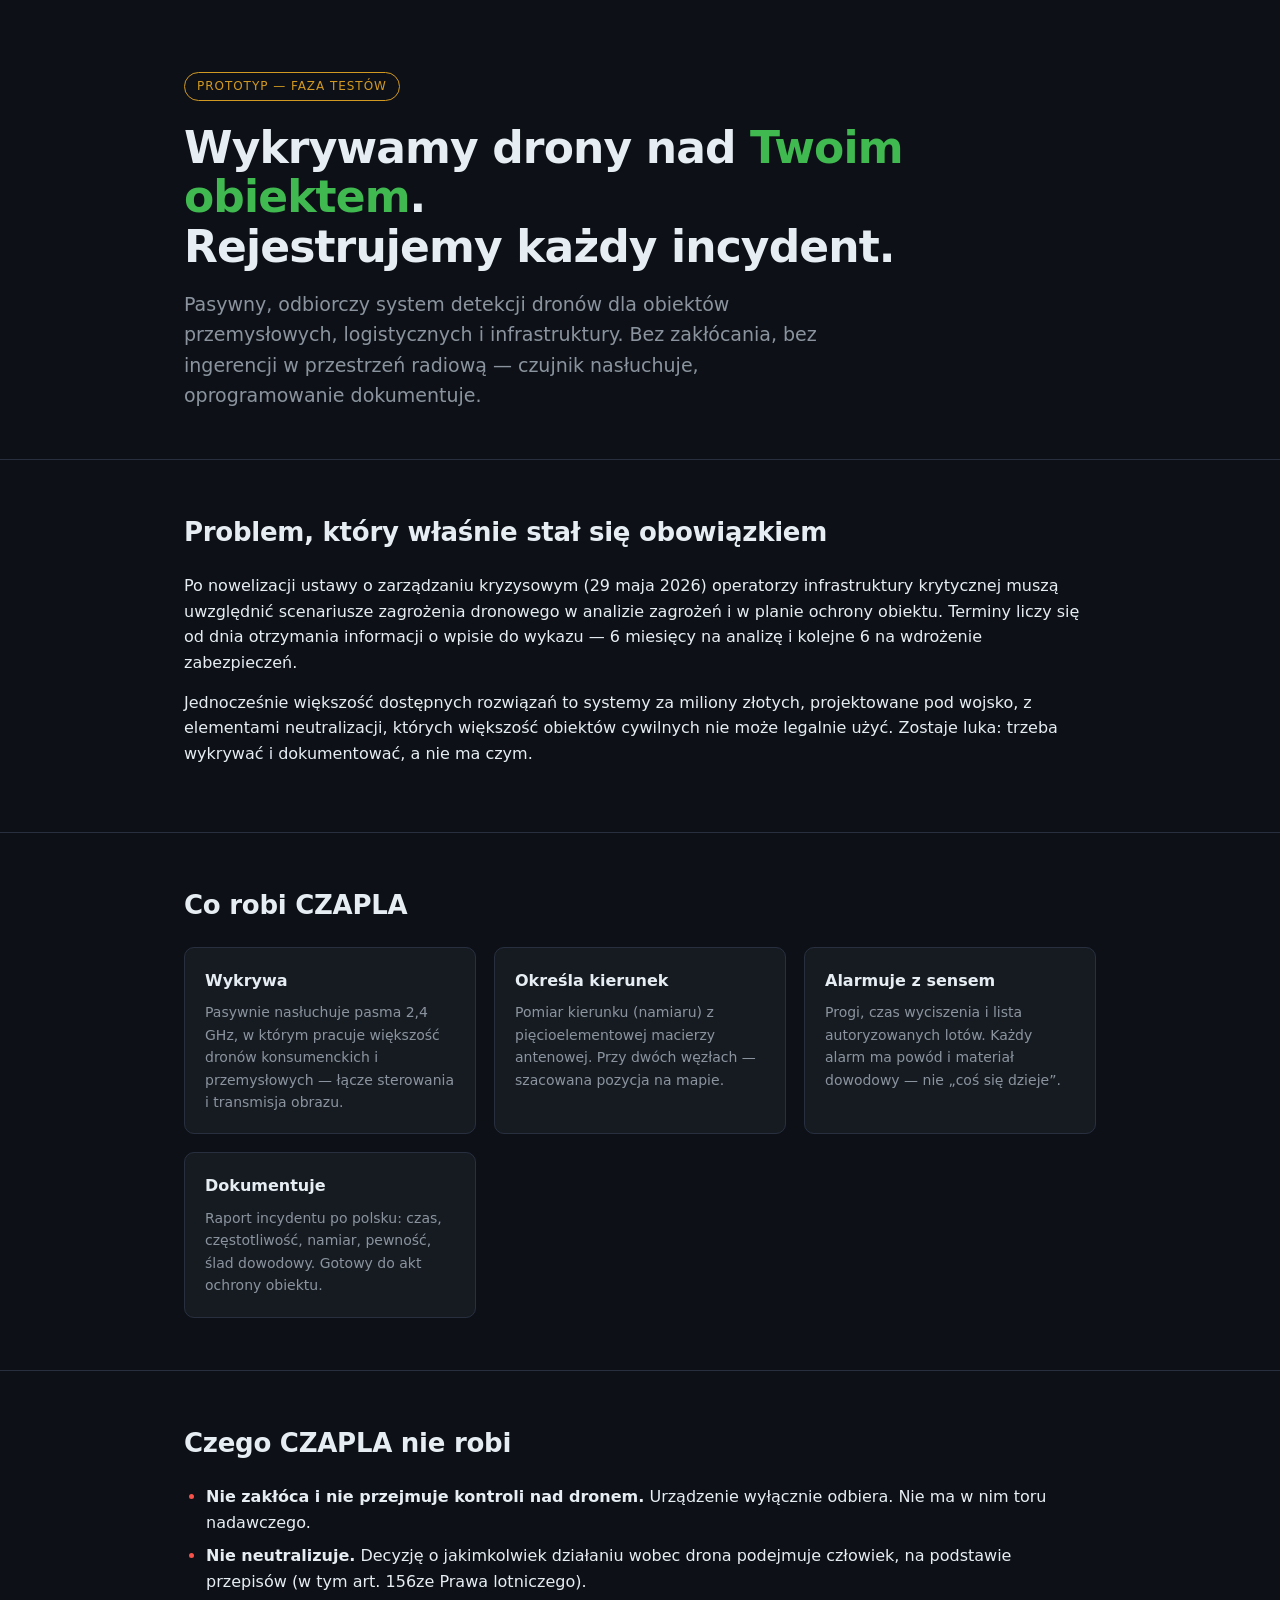
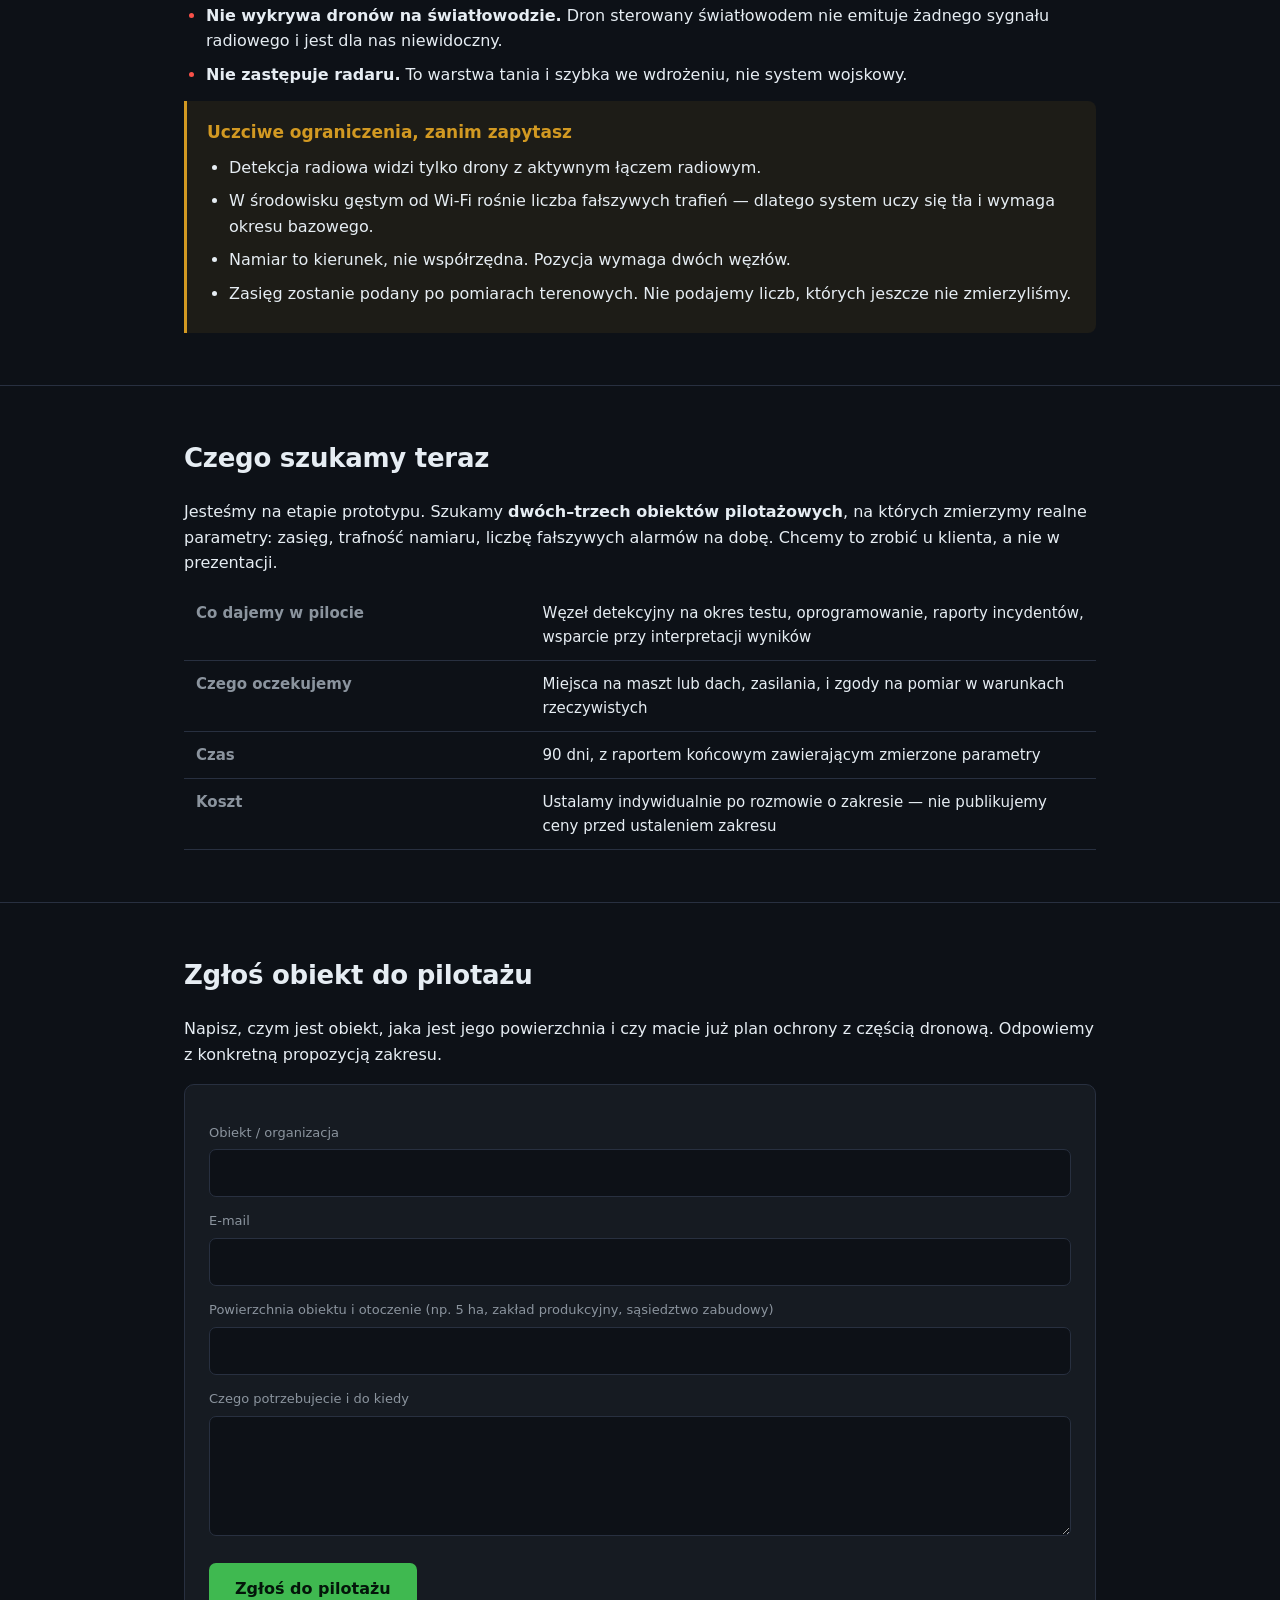
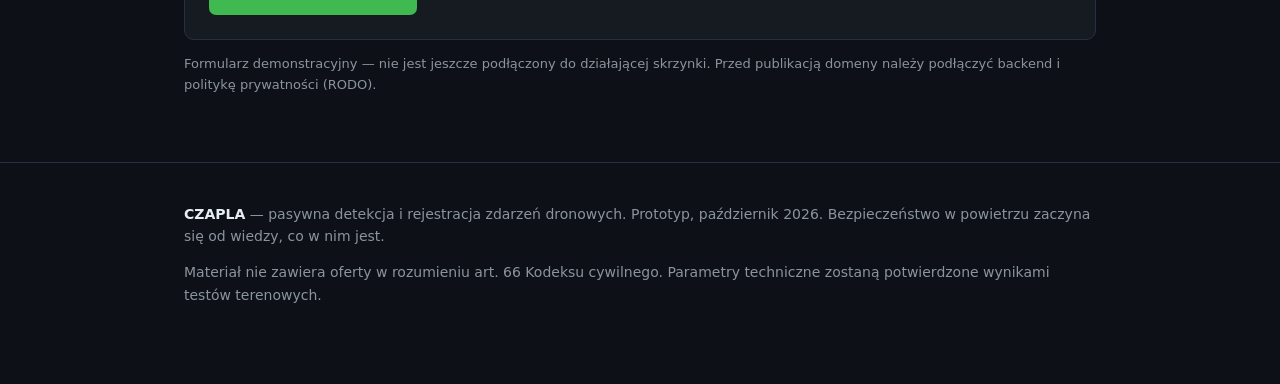
<file: web/index.html>
<!DOCTYPE html>
<html lang="pl">
<head>
<meta charset="utf-8">
<meta name="viewport" content="width=device-width, initial-scale=1">
<title>CZAPLA — detekcja dronów dla obiektów przemysłowych</title>
<style>
  :root{
    --bg:#0d1117; --panel:#161b22; --line:#283040; --fg:#e6edf3; --mut:#8b949e;
    --acc:#3fb950; --acc2:#58a6ff; --warn:#d29922;
  }
  *{box-sizing:border-box}
  body{margin:0;background:var(--bg);color:var(--fg);
       font:16px/1.6 system-ui,"Segoe UI",Roboto,Arial,sans-serif}
  .wrap{max-width:960px;margin:0 auto;padding:0 24px}
  header{padding:72px 0 48px;border-bottom:1px solid var(--line)}
  .badge{display:inline-block;font-size:12px;letter-spacing:.08em;text-transform:uppercase;
         color:var(--warn);border:1px solid var(--warn);border-radius:999px;padding:4px 12px;margin-bottom:22px}
  h1{font-size:44px;line-height:1.12;margin:0 0 18px;letter-spacing:-.02em}
  h1 span{color:var(--acc)}
  .lead{font-size:19px;color:var(--mut);max-width:680px;margin:0}
  section{padding:52px 0;border-bottom:1px solid var(--line)}
  h2{font-size:26px;margin:0 0 20px;letter-spacing:-.01em}
  h3{font-size:17px;margin:26px 0 8px}
  p{margin:0 0 14px}
  ul{margin:0 0 14px;padding-left:22px}
  li{margin-bottom:8px}
  .grid{display:grid;grid-template-columns:repeat(auto-fit,minmax(250px,1fr));gap:18px;margin-top:8px}
  .card{background:var(--panel);border:1px solid var(--line);border-radius:10px;padding:20px}
  .card h3{margin-top:0;font-size:16px}
  .card p{font-size:14px;color:var(--mut);margin:0}
  table{border-collapse:collapse;width:100%;font-size:15px;margin-top:8px}
  th,td{text-align:left;padding:11px 12px;border-bottom:1px solid var(--line);vertical-align:top}
  th{color:var(--mut);font-weight:600;width:38%}
  .no li::marker{color:#f85149}
  .yes li::marker{color:var(--acc)}
  .limits{background:rgba(210,153,34,.08);border-left:3px solid var(--warn);
          border-radius:0 8px 8px 0;padding:18px 20px;margin-top:10px}
  .limits h3{margin-top:0;color:var(--warn)}
  form{background:var(--panel);border:1px solid var(--line);border-radius:10px;padding:24px;margin-top:16px}
  label{display:block;font-size:13px;color:var(--mut);margin:14px 0 6px}
  input,textarea{width:100%;background:var(--bg);border:1px solid var(--line);color:var(--fg);
                 border-radius:7px;padding:11px 12px;font:inherit;font-size:15px}
  input:focus,textarea:focus{outline:none;border-color:var(--acc2)}
  button{margin-top:20px;background:var(--acc);color:#04160a;border:0;border-radius:7px;
         padding:13px 26px;font:inherit;font-weight:650;cursor:pointer}
  button:hover{filter:brightness(1.08)}
  footer{padding:40px 0 64px;color:var(--mut);font-size:14px}
  .k{color:var(--fg);font-weight:600}
  @media(max-width:560px){h1{font-size:32px}header{padding:48px 0 32px}}
</style>
</head>
<body>

<header>
  <div class="wrap">
    <div class="badge">Prototyp — faza testów</div>
    <h1>Wykrywamy drony nad <span>Twoim obiektem</span>.<br>Rejestrujemy każdy incydent.</h1>
    <p class="lead">
      Pasywny, odbiorczy system detekcji dronów dla obiektów przemysłowych,
      logistycznych i infrastruktury. Bez zakłócania, bez ingerencji w przestrzeń
      radiową — czujnik nasłuchuje, oprogramowanie dokumentuje.
    </p>
  </div>
</header>

<section>
  <div class="wrap">
    <h2>Problem, który właśnie stał się obowiązkiem</h2>
    <p>
      Po nowelizacji ustawy o zarządzaniu kryzysowym (29 maja 2026) operatorzy
      infrastruktury krytycznej muszą uwzględnić scenariusze zagrożenia dronowego
      w analizie zagrożeń i w planie ochrony obiektu. Terminy liczy się od dnia
      otrzymania informacji o wpisie do wykazu — 6 miesięcy na analizę i kolejne
      6 na wdrożenie zabezpieczeń.
    </p>
    <p>
      Jednocześnie większość dostępnych rozwiązań to systemy za miliony złotych,
      projektowane pod wojsko, z elementami neutralizacji, których większość
      obiektów cywilnych nie może legalnie użyć. Zostaje luka: trzeba wykrywać
      i dokumentować, a nie ma czym.
    </p>
  </div>
</section>

<section>
  <div class="wrap">
    <h2>Co robi CZAPLA</h2>
    <div class="grid">
      <div class="card">
        <h3>Wykrywa</h3>
        <p>Pasywnie nasłuchuje pasma 2,4 GHz, w którym pracuje większość dronów konsumenckich i przemysłowych — łącze sterowania i transmisja obrazu.</p>
      </div>
      <div class="card">
        <h3>Określa kierunek</h3>
        <p>Pomiar kierunku (namiaru) z pięcioelementowej macierzy antenowej. Przy dwóch węzłach — szacowana pozycja na mapie.</p>
      </div>
      <div class="card">
        <h3>Alarmuje z sensem</h3>
        <p>Progi, czas wyciszenia i lista autoryzowanych lotów. Każdy alarm ma powód i materiał dowodowy — nie „coś się dzieje”.</p>
      </div>
      <div class="card">
        <h3>Dokumentuje</h3>
        <p>Raport incydentu po polsku: czas, częstotliwość, namiar, pewność, ślad dowodowy. Gotowy do akt ochrony obiektu.</p>
      </div>
    </div>
  </div>
</section>

<section>
  <div class="wrap">
    <h2>Czego CZAPLA nie robi</h2>
    <ul class="no">
      <li><span class="k">Nie zakłóca i nie przejmuje kontroli nad dronem.</span> Urządzenie wyłącznie odbiera. Nie ma w nim toru nadawczego.</li>
      <li><span class="k">Nie neutralizuje.</span> Decyzję o jakimkolwiek działaniu wobec drona podejmuje człowiek, na podstawie przepisów (w tym art. 156ze Prawa lotniczego).</li>
      <li><span class="k">Nie wykrywa dronów na światłowodzie.</span> Dron sterowany światłowodem nie emituje żadnego sygnału radiowego i jest dla nas niewidoczny.</li>
      <li><span class="k">Nie zastępuje radaru.</span> To warstwa tania i szybka we wdrożeniu, nie system wojskowy.</li>
    </ul>
    <div class="limits">
      <h3>Uczciwe ograniczenia, zanim zapytasz</h3>
      <ul style="margin-bottom:0">
        <li>Detekcja radiowa widzi tylko drony z aktywnym łączem radiowym.</li>
        <li>W środowisku gęstym od Wi-Fi rośnie liczba fałszywych trafień — dlatego system uczy się tła i wymaga okresu bazowego.</li>
        <li>Namiar to kierunek, nie współrzędna. Pozycja wymaga dwóch węzłów.</li>
        <li>Zasięg zostanie podany po pomiarach terenowych. Nie podajemy liczb, których jeszcze nie zmierzyliśmy.</li>
      </ul>
    </div>
  </div>
</section>

<section>
  <div class="wrap">
    <h2>Czego szukamy teraz</h2>
    <p>
      Jesteśmy na etapie prototypu. Szukamy <span class="k">dwóch–trzech obiektów
      pilotażowych</span>, na których zmierzymy realne parametry: zasięg, trafność
      namiaru, liczbę fałszywych alarmów na dobę. Chcemy to zrobić u klienta,
      a nie w prezentacji.
    </p>
    <table>
      <tr><th>Co dajemy w pilocie</th><td>Węzeł detekcyjny na okres testu, oprogramowanie, raporty incydentów, wsparcie przy interpretacji wyników</td></tr>
      <tr><th>Czego oczekujemy</th><td>Miejsca na maszt lub dach, zasilania, i zgody na pomiar w warunkach rzeczywistych</td></tr>
      <tr><th>Czas</th><td>90 dni, z raportem końcowym zawierającym zmierzone parametry</td></tr>
      <tr><th>Koszt</th><td>Ustalamy indywidualnie po rozmowie o zakresie — nie publikujemy ceny przed ustaleniem zakresu</td></tr>
    </table>
  </div>
</section>

<section>
  <div class="wrap">
    <h2>Zgłoś obiekt do pilotażu</h2>
    <p>Napisz, czym jest obiekt, jaka jest jego powierzchnia i czy macie już plan ochrony
       z częścią dronową. Odpowiemy z konkretną propozycją zakresu.</p>
    <form onsubmit="event.preventDefault(); this.querySelector('button').textContent='Dziękujemy — odpowiemy w ciągu 2 dni roboczych'; this.querySelector('button').disabled=true;">
      <label for="org">Obiekt / organizacja</label>
      <input id="org" name="org" required>
      <label for="mail">E-mail</label>
      <input id="mail" name="mail" type="email" required>
      <label for="area">Powierzchnia obiektu i otoczenie (np. 5 ha, zakład produkcyjny, sąsiedztwo zabudowy)</label>
      <input id="area" name="area">
      <label for="msg">Czego potrzebujecie i do kiedy</label>
      <textarea id="msg" name="msg" rows="4"></textarea>
      <button type="submit">Zgłoś do pilotażu</button>
    </form>
    <p style="font-size:13px;color:var(--mut);margin-top:14px">
      Formularz demonstracyjny — nie jest jeszcze podłączony do działającej skrzynki.
      Przed publikacją domeny należy podłączyć backend i politykę prywatności (RODO).
    </p>
  </div>
</section>

<footer>
  <div class="wrap">
    <p><span class="k">CZAPLA</span> — pasywna detekcja i rejestracja zdarzeń dronowych.
       Prototyp, październik 2026. Bezpieczeństwo w powietrzu zaczyna się od wiedzy, co w nim jest.</p>
    <p>Materiał nie zawiera oferty w rozumieniu art. 66 Kodeksu cywilnego.
       Parametry techniczne zostaną potwierdzone wynikami testów terenowych.</p>
  </div>
</footer>

</body>
</html>
</file>
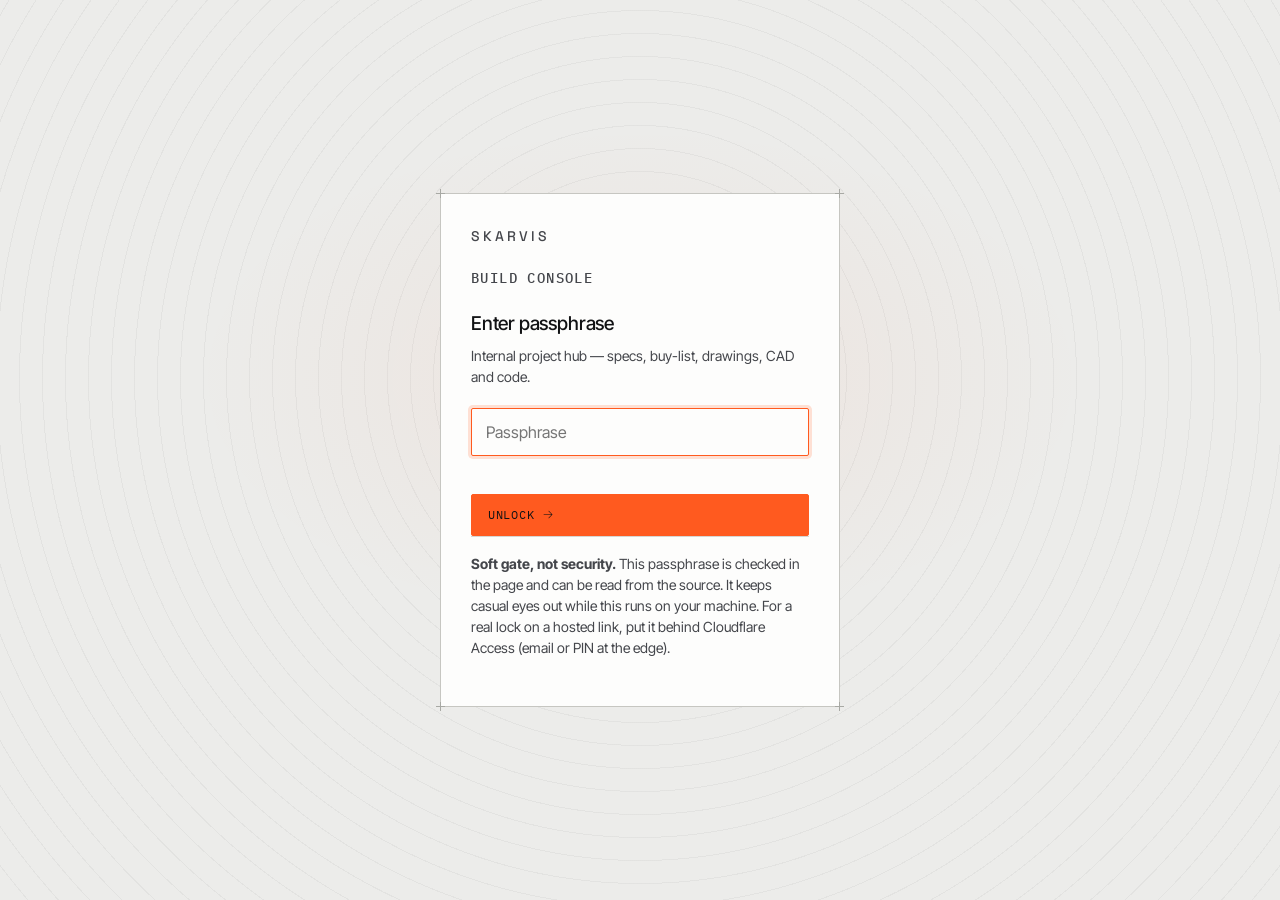
<file: web/admin/index.html>
<!doctype html>
<html lang="en">
<head>
<meta charset="utf-8">
<meta name="viewport" content="width=device-width, initial-scale=1">
<meta name="robots" content="noindex, nofollow">
<title>SKARVIS · Build Console</title>
<link rel="icon" href="../site/assets/img/favicon.svg" type="image/svg+xml">
<link rel="preconnect" href="https://fonts.googleapis.com">
<link rel="preconnect" href="https://fonts.gstatic.com" crossorigin>
<link href="https://fonts.googleapis.com/css2?family=Inter+Tight:wght@400;500;600&family=IBM+Plex+Mono:wght@400;500&family=Space+Grotesk:wght@500;600;700&display=swap" rel="stylesheet">
<link rel="stylesheet" href="../site/assets/vendor/phosphor-light/style.css">
<link rel="stylesheet" href="admin.css">
<script type="importmap">
{ "imports": {
  "three": "https://cdn.jsdelivr.net/npm/three@0.160.0/build/three.module.js",
  "three/addons/": "https://cdn.jsdelivr.net/npm/three@0.160.0/examples/jsm/"
} }
</script>
<script type="module" src="admin.js"></script>
</head>
<body>

<!-- ============ GATE (soft, not real security) ============ -->
<div class="gate" data-gate>
  <div class="gate-card plus">
    <p class="gate-brand">SKARVIS</p>
    <p class="label">Build console</p>
    <h1>Enter passphrase</h1>
    <p>Internal project hub — specs, buy-list, drawings, CAD and code.</p>
    <form data-gate-form>
      <input type="password" placeholder="Passphrase" autocomplete="current-password" aria-label="Passphrase" data-gate-input autofocus>
      <div class="gate-err" role="alert" data-gate-err></div>
      <button class="btn btn-acc" type="submit">Unlock <i class="ph-light ph-arrow-right" aria-hidden="true"></i></button>
    </form>
    <p class="gate-note"><strong>Soft gate, not security.</strong> This passphrase is checked in the page and can be read from the source. It keeps casual eyes out while this runs on your machine. For a real lock on a hosted link, put it behind Cloudflare Access (email or PIN at the edge).</p>
  </div>
</div>

<!-- ============ APP ============ -->
<div class="app" data-app hidden>

  <aside class="side" data-side>
    <div class="side-brand"><b>SKARVIS</b><span>console</span></div>
    <nav data-nav>
      <a href="#overview" class="active"><i class="ph-light ph-gauge" aria-hidden="true"></i> Overview</a>
      <a href="#products"><i class="ph-light ph-squares-four" aria-hidden="true"></i> Products</a>
      <a href="#buy"><i class="ph-light ph-shopping-cart-simple" aria-hidden="true"></i> Buy-list &amp; BOM</a>
      <a href="#drawings"><i class="ph-light ph-ruler" aria-hidden="true"></i> Technical drawings</a>
      <a href="#model"><i class="ph-light ph-cube" aria-hidden="true"></i> 3D model &amp; CAD</a>
      <a href="#assembly"><i class="ph-light ph-wrench" aria-hidden="true"></i> Assembly</a>
      <a href="#software"><i class="ph-light ph-code" aria-hidden="true"></i> Software</a>
      <a href="#docs"><i class="ph-light ph-files" aria-hidden="true"></i> Product docs</a>
      <a href="#business"><i class="ph-light ph-chart-line-up" aria-hidden="true"></i> Business</a>
    </nav>
    <div class="side-foot">
      <a href="../site/" target="_blank" rel="noopener"><i class="ph-light ph-globe" aria-hidden="true"></i> Open public site</a>
      <a href="#" data-logout><i class="ph-light ph-lock-key" aria-hidden="true"></i> Lock console</a>
    </div>
  </aside>

  <div class="main">
    <div class="topbar">
      <button class="burger" type="button" aria-label="Menu" data-burger><span></span><span></span><span></span></button>
      <h1 data-topbar-title>Overview</h1>
      <div class="right">
        <span class="pill pill-warn">Prototype</span>
        <span class="pill">v1 · 2026-10-29</span>
      </div>
    </div>

    <div class="wrap">

      <!-- OVERVIEW -->
      <section class="block" id="overview" data-sec="Overview">
        <h2>Build console</h2>
        <p class="sub">Everything for the SKARVIS / HERMES detection node in one place: what to buy, how it fits together, the drawings, the printable parts, the code and the docs. The other product lines (ground, trainer, flight lab idea) are under Products.</p>
        <div class="banner">
          <i class="ph-light ph-warning" aria-hidden="true"></i>
          <div><strong>Honest status.</strong> Nothing has been ordered or built. The software runs on simulated signals only. No field test has run, no customer or pilot exists. Every number below is a published price or a target, labelled as such — not a measured result.</div>
        </div>
        <div class="stats">
          <div class="stat"><div class="k">Software</div><div class="v">163<small> tests</small></div><div class="d">Green, stdlib-only, runs on simulated data</div></div>
          <div class="stat"><div class="k">One node, landed</div><div class="v">~2.3<small>k USD</small></div><div class="d">Core ~USD 1,853 + shipping, VAT (est.)</div></div>
          <div class="stat"><div class="k">Two nodes</div><div class="v">~4.1<small>k USD</small></div><div class="d">Minimum for a position estimate</div></div>
          <div class="stat"><div class="k">Hardware</div><div class="v">0<small> ordered</small></div><div class="d">BOM costed, not purchased</div></div>
        </div>
      </section>

      <!-- PRODUCTS -->
      <section class="block" id="products" data-sec="Products">
        <h2>Products</h2>
        <p class="sub">SKARVIS: one platform, three lines, one event log and one Polish report. Air comes first. Details and reasoning in <span class="mono">product/portfolio.md</span>. Separate projects (drone world, canopy drones) are shown last.</p>
        <div class="banner">
          <i class="ph-light ph-warning" aria-hidden="true"></i>
          <div><strong>Nothing here is measured.</strong> We have no radar: HERMES cannot see people. The ground line is software tested on synthetic data with no sensor chosen. Simulator numbers are the scenario's assumptions, never performance, and never go into a pitch or a grant application as results.</div>
        </div>
        <div class="cards">
          <a class="card" href="../../product/spec-v1.md" target="_blank" rel="noopener"><div class="ct"><i class="ph-light ph-broadcast"></i><h3>HERMES · air</h3></div><p>Passive drone detection: Remote ID + KrakenSDR direction finding (433/868 MHz, 1.2 GHz).</p><span class="meta">software built · hardware not ordered</span></a>
          <a class="card" href="../../product/perimeter.md" target="_blank" rel="noopener"><div class="ct"><i class="ph-light ph-person-simple-walk"></i><h3>SKARVIS Teren · ground</h3></div><p>Person / animal / vehicle. Alarms only inside the fence and only when two sensor types agree.</p><span class="meta">software only · no sensor chosen</span></a>
          <a class="card" href="../site/trener/" target="_blank" rel="noopener"><div class="ct"><i class="ph-light ph-graduation-cap"></i><h3>SKARVIS Trener · drills</h3></div><p>Scenario simulator + Polish operator console. Opens the demo exercise.</p><span class="meta">works · synthetic data</span></a>
          <a class="card" href="../../ventures/drone-world.md" target="_blank" rel="noopener"><div class="ct"><i class="ph-light ph-airplane-tilt"></i><h3>Drone world · separate project</h3></div><p>Open-source 3D sandbox to build, fly and test drones. Browser first (three.js), Unreal Engine 5 later; 1×1 km free, 10×10 km paid.</p><span class="meta">M1 prototype · not SKARVIS</span></a>
          <a class="card" href="../../ventures/canopy.md" target="_blank" rel="noopener"><div class="ct"><i class="ph-light ph-umbrella"></i><h3>Canopy drones · separate project</h3></div><p>Four drones holding a sheet: VIP privacy, accident scenes, shade. Civilian only.</p><span class="meta">concept · simulate first</span></a>
        </div>

        <h3 class="label" style="margin:28px 0 8px">What the simulator found in our own pipeline</h3>
        <div class="tbl-wrap">
          <table class="data">
            <thead><tr><th>#</th><th>Finding</th><th>Effect in the demo run (assumptions)</th><th>Status</th></tr></thead>
            <tbody>
              <tr><td class="mono">F-1</td><td>Classifier only knew 2.4/5.8 GHz bands, so every KrakenSDR detection was band-gated</td><td>868 MHz FPV heard, never alarmed</td><td><span class="pill pill-ok">fixed</span></td></tr>
              <tr><td class="mono">F-2</td><td>Cooldown per 1 MHz bin; hopping links move several MHz</td><td>14 RF alarms instead of 4</td><td><span class="pill pill-warn">option added</span></td></tr>
              <tr><td class="mono">F-3</td><td>Baseline keeps learning while running</td><td>First FPV alarm at 93 m instead of 668 m</td><td><span class="pill pill-warn">proposal for Hermes</span></td></tr>
              <tr><td class="mono">F-4</td><td>No distance rule on air alarms</td><td>Remote ID drone alarmed 913 m out</td><td><span class="pill">open question</span></td></tr>
              <tr><td class="mono">F-5</td><td>No baseline learning period at install</td><td>Site's own 433.92 MHz telemetry alarms</td><td><span class="pill pill-warn">add to install steps</span></td></tr>
              <tr><td class="mono">F-6</td><td>Two weak sensors can agree on the same mistake</td><td>Deer outside thermal coverage = false alarm</td><td><span class="pill">needs field data</span></td></tr>
            </tbody>
          </table>
        </div>

        <h3 class="label" style="margin:28px 0 8px">Decisions for Casper</h3>
        <div class="tbl-wrap">
          <table class="data">
            <thead><tr><th>#</th><th>Decision</th><th>Recommendation</th></tr></thead>
            <tbody>
              <tr><td class="mono">D1</td><td>Receive-only rule for ground sensing?</td><td>Keep it. Passive sensors + integrate the events of a radar or camera the site already owns.</td></tr>
              <tr><td class="mono">D2</td><td>Public names for ground line and trainer</td><td>Keep "Teren" / "Trener" as working names until a buyer has seen them.</td></tr>
              <tr><td class="mono">D3</td><td>Trainer free or paid?</td><td>Free demo for site staff; paid = a scenario built from a customer's real site.</td></tr>
              <tr><td class="mono">D4</td><td>Detect phones / Wi-Fi devices?</td><td>Not without a written legal opinion (RODO).</td></tr>
              <tr><td class="mono">D5</td><td>Order of work</td><td>HERMES phase 1 first. Ground hardware only after it passes and a buyer asks.</td></tr>
              <tr><td class="mono">D6</td><td>Flight lab: browser prototype or Unreal Engine path?</td><td><span class="pill pill-ok">decided</span> Separate open-source project, browser first (three.js), Unreal Engine 5 later: <span class="mono">ventures/drone-world.md</span>. Code: <a href="https://github.com/CasperCrypto/drone-world" target="_blank" rel="noopener">github.com/CasperCrypto/drone-world</a> · play: <a href="https://caspercrypto.github.io/drone-world/" target="_blank" rel="noopener">caspercrypto.github.io/drone-world</a>.</td></tr>
            </tbody>
          </table>
        </div>
        <ul class="plain" style="margin-top:20px">
          <li><strong>Separate projects (2026-10-29):</strong> the drone world and the canopy drones are not SKARVIS products and live in <span class="mono">ventures/</span> until they get their own repositories. The canopy is civilian only; military concealment stays excluded.</li>
        </ul>
      </section>

      <!-- BUY-LIST -->
      <section class="block" id="buy" data-sec="Buy-list &amp; BOM">
        <h2>Buy-list &amp; BOM</h2>
        <p class="sub">Node 1 core. Prices are what the seller published on 2026-10-22, in the seller's currency; items marked <span class="est">est</span> are estimates. Tick items as you acquire them — saved in this browser.</p>
        <div class="tbl-wrap">
          <table class="data" data-buy>
            <thead>
              <tr><th style="width:36px"></th><th>Item</th><th>Qty</th><th class="num">Published price</th><th>Where</th></tr>
            </thead>
            <tbody>
              <tr><td><input class="chk" type="checkbox" data-buy-item aria-label="KrakenSDR"></td><td><span class="pn">KrakenSDR</span> 5-channel coherent SDR<br><span class="src">Tunes 24–1766 MHz: hears 433/868 MHz &amp; 1.2 GHz, not 2.4/5.8 GHz</span></td><td>1</td><td class="num">USD 749</td><td class="src"><a href="https://krakenrf.com/product-page/krakensdr" target="_blank" rel="noopener">krakenrf.com</a></td></tr>
              <tr><td><input class="chk" type="checkbox" data-buy-item aria-label="Krakentenna set"></td><td><span class="pn">Krakentenna</span> matched set of five<br><span class="src">Length-matched; not outdoor-rated — swap for outdoor set</span></td><td>1</td><td class="num">USD 249</td><td class="src"><a href="https://krakenrf.com/product-page/krakentenna-set-of-five" target="_blank" rel="noopener">krakenrf.com</a></td></tr>
              <tr><td><input class="chk" type="checkbox" data-buy-item aria-label="Outdoor antenna set"></td><td><span class="pn">Outdoor antenna set, 868 MHz</span> (5×, N/SMA)<br><span class="src">Permanent outdoor use. 868 MHz, not 2.4 GHz</span></td><td>1 set</td><td class="num">USD 150–300 <span class="est">est</span></td><td class="src">local RF shops</td></tr>
              <tr><td><input class="chk" type="checkbox" data-buy-item aria-label="Remote ID kit"></td><td><span class="pn">Remote ID receiver kit</span> (2× ESP32-C5 + CC2652P)<br><span class="src">Only thing that hears 2.4/5.8 GHz consumer drones</span></td><td>1</td><td class="num">~400 PLN</td><td class="src">local / Tindie</td></tr>
              <tr><td><input class="chk" type="checkbox" data-buy-item aria-label="868 test transmitter"></td><td><span class="pn">868 MHz test transmitter</span> (ELRS / LoRa)<br><span class="src">For T-2/T-3. A Wi-Fi router cannot be the test source</span></td><td>1</td><td class="num">~250 PLN <span class="est">est</span></td><td class="src">local RC / electronics</td></tr>
              <tr><td><input class="chk" type="checkbox" data-buy-item aria-label="Raspberry Pi 5"></td><td><span class="pn">Raspberry Pi 5, 8 GB</span><br><span class="src">Runs KrakenDAQ natively</span></td><td>1</td><td class="num">~USD 85</td><td class="src">local (Botland/TME)</td></tr>
              <tr><td><input class="chk" type="checkbox" data-buy-item aria-label="Storage"></td><td><span class="pn">NVMe SSD + HAT</span> or 128 GB A2 microSD<br><span class="src">IQ capture and evidence files are big</span></td><td>1</td><td class="num">~USD 50 <span class="est">est</span></td><td class="src">local</td></tr>
              <tr><td><input class="chk" type="checkbox" data-buy-item aria-label="USB hub"></td><td><span class="pn">Powered USB hub</span> (5 V, ≥3 A)<br><span class="src">Under-power = coherence failures</span></td><td>1</td><td class="num">~USD 30 <span class="est">est</span></td><td class="src">local</td></tr>
              <tr><td><input class="chk" type="checkbox" data-buy-item aria-label="PSU"></td><td><span class="pn">USB-C PSU + data cable</span></td><td>1</td><td class="num">~USD 25 <span class="est">est</span></td><td class="src">local</td></tr>
              <tr><td><input class="chk" type="checkbox" data-buy-item aria-label="Enclosure"></td><td><span class="pn">IP66/IP67 enclosure</span>, DIN rail, glands</td><td>1</td><td class="num">~USD 110 <span class="est">est</span></td><td class="src">local</td></tr>
              <tr><td><input class="chk" type="checkbox" data-buy-item aria-label="Mast mount"></td><td><span class="pn">Mast / roof mount</span>, clamps, poles</td><td>1</td><td class="num">~USD 100 <span class="est">est</span></td><td class="src">local</td></tr>
              <tr><td><input class="chk" type="checkbox" data-buy-item aria-label="PoE"></td><td><span class="pn">PoE injector</span> or 12 V run</td><td>1</td><td class="num">~USD 40 <span class="est">est</span></td><td class="src">local</td></tr>
              <tr><td><input class="chk" type="checkbox" data-buy-item aria-label="Surge"></td><td><span class="pn">Cabling, connectors, surge protection</span><br><span class="src">Surge protection is not optional on a mast</span></td><td>1</td><td class="num">~USD 75 <span class="est">est</span></td><td class="src">local</td></tr>
              <tr><td><input class="chk" type="checkbox" data-buy-item aria-label="RTL-SDR"></td><td><span class="pn">RTL-SDR V4 dongle</span> (band survey)</td><td>1</td><td class="num">~USD 40</td><td class="src">rtl-sdr.com / local</td></tr>
            </tbody>
          </table>
        </div>
        <div class="buy-sum">
          <div><span class="big" data-buy-count>0 / 14</span><br><span class="lab">items acquired</span></div>
          <div><span class="big">~USD 1,853</span><br><span class="lab">node core subtotal (mid est.)</span></div>
          <div><span class="big">~USD 2,200–2,400</span><br><span class="lab">one node landed, incl. VAT</span></div>
          <div><span class="big">~USD 4,000–4,300</span><br><span class="lab">two nodes</span></div>
        </div>

        <h3 class="label" style="margin:28px 0 8px">Deliberately not bought in v1</h3>
        <ul class="plain">
          <li><strong>Active radar</strong> (EUR 30k–160k) — more than the whole budget; integrate a partner's later via API.</li>
          <li><strong>Jammer / any transmit device</strong> — cannot legally be placed on the Polish market at all.</li>
          <li><strong>EO/IR thermal camera</strong> — cost, trigger interface, privacy obligations. v2.</li>
          <li><strong>AntSDR E200</strong> (DJI DroneID, ~2,450 PLN) — valuable, but waits for a pilot.</li>
          <li><strong>Test drone</strong> — borrow first; separate budget and legal review (insurance since 13 Nov 2025).</li>
          <li><strong>Ground sensors</strong> (MLX90640 thermal array, PIR) — software is ready; buy only after HERMES phase 1 passes and a buyer asks (D5).</li>
        </ul>

        <h3 class="label" style="margin:28px 0 8px">Ordering checklist — do not skip</h3>
        <ol class="steps">
          <li>Test plan agreed <strong>before</strong> any order.</li>
          <li>Software running and tested on simulated data (Phase 0 gate passed).</li>
          <li>Confirm KrakenSDR price and stock; ignore scalper listings (USD 1,271+).</li>
          <li>Confirm the outdoor 868 MHz antenna set and that the enclosure fits the connectors.</li>
          <li>Decide VAT: a private purchase pays 23% irrecoverably.</li>
          <li>Buy node 1 only. Node 2 after Phase 1 gates pass.</li>
        </ol>
        <div class="dl">
          <i class="ph-light ph-file-text" aria-hidden="true"></i>
          <div class="t"><b>Full BOM with sources</b><span>hardware/bom-v1.md — every price with its link and the VAT/duty notes</span></div>
          <a class="btn" href="../../hardware/bom-v1.md" target="_blank" rel="noopener">Open BOM</a>
        </div>
      </section>

      <!-- DRAWINGS -->
      <section class="block" id="drawings" data-sec="Technical drawings">
        <h2>Technical drawings</h2>
        <p class="sub">Concept drawings derived from the BOM and assembly notes. Geometry that is fixed by physics (the array radius) is dimensioned; mechanical sizes are marked <span class="est">TBC</span> until the real parts are in hand.</p>

        <div class="draw-grid">
          <!-- array geometry -->
          <div class="draw plus">
            <div class="draw-bar"><span class="label">DF array geometry · top view</span><span class="label">DRG-01</span></div>
            <div class="draw-body">
              <svg viewBox="0 0 460 330" role="img" aria-label="Five-element uniform circular array, antennas evenly spaced on a circle of radius R around a central mast, antenna 1 marked, with a band-to-radius table">
                <defs><marker id="a1" markerWidth="8" markerHeight="8" refX="6" refY="4" orient="auto"><path d="M0 0L8 4L0 8Z" fill="#111214"/></marker></defs>
                <circle cx="180" cy="165" r="120" fill="none" stroke="#c6c6c1" stroke-dasharray="4 5"/>
                <!-- antennas -->
                <g font-family="IBM Plex Mono, monospace" font-size="11" fill="#686a6f">
                  <g transform="translate(180,45)"><rect x="-7" y="-7" width="14" height="14" fill="#ff5a1f"/><text x="0" y="-14" text-anchor="middle" fill="#c2410c">1</text></g>
                  <g transform="translate(294,128)"><rect x="-6" y="-6" width="12" height="12" fill="#111214"/><text x="14" y="4">2</text></g>
                  <g transform="translate(250,262)"><rect x="-6" y="-6" width="12" height="12" fill="#111214"/><text x="12" y="14">3</text></g>
                  <g transform="translate(110,262)"><rect x="-6" y="-6" width="12" height="12" fill="#111214"/><text x="-16" y="14">4</text></g>
                  <g transform="translate(66,128)"><rect x="-6" y="-6" width="12" height="12" fill="#111214"/><text x="-20" y="4">5</text></g>
                </g>
                <!-- mast -->
                <circle cx="180" cy="165" r="15" fill="#e9e9e6" stroke="#111214"/>
                <circle cx="180" cy="165" r="3" fill="#686a6f"/>
                <!-- radius dim -->
                <line x1="180" y1="165" x2="180" y2="45" stroke="#111214" stroke-width="1" marker-end="url(#a1)"/>
                <text x="188" y="110" font-family="IBM Plex Mono, monospace" font-size="13" fill="#111214">R</text>
                <!-- angle -->
                <path d="M180 115 A50 50 0 0 1 223 140" fill="none" stroke="#a8a9a4" stroke-width="1"/>
                <text x="214" y="118" font-family="IBM Plex Mono, monospace" font-size="10" fill="#686a6f">72°</text>
                <!-- table -->
                <g font-family="IBM Plex Mono, monospace" font-size="11">
                  <text x="330" y="150" fill="#686a6f">BAND</text><text x="420" y="150" fill="#686a6f" text-anchor="end">R</text>
                  <line x1="330" y1="158" x2="440" y2="158" stroke="#c6c6c1"/>
                  <text x="330" y="176" fill="#111214">433.9</text><text x="440" y="176" fill="#111214" text-anchor="end">0.31 m</text>
                  <text x="330" y="194" fill="#c2410c">868</text><text x="440" y="194" fill="#c2410c" text-anchor="end">0.15 m</text>
                  <text x="330" y="212" fill="#111214">1240</text><text x="440" y="212" fill="#111214" text-anchor="end">0.11 m</text>
                  <text x="330" y="238" fill="#686a6f">R ≤ λ/2</text>
                </g>
              </svg>
            </div>
            <p class="draw-note">5-element uniform circular array. Radius comes from the band (<span class="mono">czapla.doa.suggest_array_radius</span>); above λ/2 the bearing wraps. Antenna 1 is the zero-bearing reference and must be physically marked.</p>
          </div>

          <!-- enclosure layout -->
          <div class="draw plus">
            <div class="draw-bar"><span class="label">Enclosure layout · cover open</span><span class="label">DRG-02</span></div>
            <div class="draw-body">
              <svg viewBox="0 0 460 330" role="img" aria-label="Concept internal layout of the IP66 enclosure showing the Raspberry Pi, KrakenSDR, two ESP32-C5 boards, the CC2652P dongle, the USB hub, and cable glands along the bottom">
                <rect x="30" y="20" width="400" height="270" fill="#fafaf8" stroke="#111214"/>
                <rect x="40" y="30" width="380" height="250" fill="none" stroke="#c6c6c1" stroke-dasharray="3 4"/>
                <g font-family="IBM Plex Mono, monospace" font-size="11" fill="#44464b">
                  <rect x="56" y="54" width="150" height="90" fill="#eef5ee" stroke="#2f6b3a"/><text x="64" y="74" fill="#2f6b3a">Raspberry Pi 5</text><text x="64" y="90" fill="#686a6f">compute / store</text>
                  <rect x="250" y="54" width="150" height="70" fill="#f3f3f1" stroke="#686a6f"/><text x="258" y="74">KrakenSDR</text><text x="258" y="90" fill="#686a6f">5 ch DF</text>
                  <rect x="56" y="164" width="68" height="70" fill="#eef2f7" stroke="#2f6fa8"/><text x="62" y="184" fill="#2f6fa8">ESP32</text><text x="62" y="198" fill="#2f6fa8">C5 ×2</text>
                  <rect x="140" y="164" width="66" height="70" fill="#f2eef7" stroke="#7a5ba6"/><text x="146" y="184" fill="#7a5ba6">CC2652P</text><text x="146" y="198" fill="#686a6f">BT5 LR</text>
                  <rect x="250" y="164" width="150" height="48" fill="#f3f3f1" stroke="#686a6f"/><text x="258" y="192">Powered USB hub</text>
                </g>
                <!-- glands -->
                <g>
                  <circle cx="110" cy="290" r="7" fill="#e9e9e6" stroke="#111214"/>
                  <circle cx="230" cy="290" r="7" fill="#e9e9e6" stroke="#111214"/>
                  <circle cx="350" cy="290" r="7" fill="#e9e9e6" stroke="#111214"/>
                  <text x="230" y="312" text-anchor="middle" font-family="IBM Plex Mono, monospace" font-size="10" fill="#686a6f">cable glands (antennas, power, LAN)</text>
                </g>
              </svg>
            </div>
            <p class="draw-note">Concept placement, <span class="est">TBC</span> against the chosen box. Antennas outside, receiver inside, shortest coax runs (every extra metre of cheap coax costs signal).</p>
          </div>
        </div>

        <!-- signal chain -->
        <div class="draw plus">
          <div class="draw-bar"><span class="label">Signal chain · block diagram</span><span class="label">DRG-03</span></div>
          <div class="draw-body">
            <svg viewBox="0 0 820 300" role="img" aria-label="Signal chain: sub-GHz antennas into the KrakenSDR and 2.4/5 GHz antennas into the Remote ID receivers, both into the Raspberry Pi which detects, classifies, finds direction and fuses, producing an event log, a Polish report, and an alert">
              <defs><marker id="ar" markerWidth="9" markerHeight="9" refX="7" refY="4.5" orient="auto"><path d="M0 0L9 4.5L0 9Z" fill="#686a6f"/></marker></defs>
              <g font-family="Inter Tight, sans-serif" font-size="13">
                <!-- inputs -->
                <rect x="20" y="40" width="150" height="66" fill="#f3f3f1" stroke="#686a6f"/><text x="30" y="66" font-family="IBM Plex Mono, monospace" font-size="11" fill="#686a6f">5× ANT · 433/868/1.2G</text><text x="30" y="90">DF array</text>
                <rect x="20" y="160" width="150" height="66" fill="#f3f3f1" stroke="#686a6f"/><text x="30" y="186" font-family="IBM Plex Mono, monospace" font-size="11" fill="#686a6f">ANT · 2.4/5 GHz</text><text x="30" y="210">Remote ID</text>
                <!-- receivers -->
                <rect x="230" y="40" width="150" height="66" fill="#fafaf8" stroke="#111214"/><text x="240" y="70">KrakenSDR</text><text x="240" y="90" font-family="IBM Plex Mono, monospace" font-size="11" fill="#686a6f">5 coherent ch</text>
                <rect x="230" y="160" width="150" height="66" fill="#fafaf8" stroke="#111214"/><text x="240" y="186">ESP32-C5 ×2</text><text x="240" y="206" font-family="IBM Plex Mono, monospace" font-size="11" fill="#686a6f">+ CC2652P</text>
                <!-- pi -->
                <rect x="440" y="90" width="170" height="120" fill="#eef5ee" stroke="#2f6b3a"/><text x="452" y="118" fill="#2f6b3a">Raspberry Pi 5</text><text x="452" y="142" font-family="IBM Plex Mono, monospace" font-size="11" fill="#44464b">detect · classify</text><text x="452" y="160" font-family="IBM Plex Mono, monospace" font-size="11" fill="#44464b">DoA · fuse · policy</text><text x="452" y="186" font-family="IBM Plex Mono, monospace" font-size="10" fill="#686a6f">czapla.event/1</text>
                <!-- outputs -->
                <rect x="670" y="40" width="130" height="56" fill="#fafaf8" stroke="#111214"/><text x="680" y="64">Event log</text><text x="680" y="82" font-family="IBM Plex Mono, monospace" font-size="10" fill="#686a6f">jsonl + evidence</text>
                <rect x="670" y="122" width="130" height="56" fill="#fafaf8" stroke="#111214"/><text x="680" y="146">Report (PL)</text><text x="680" y="164" font-family="IBM Plex Mono, monospace" font-size="10" fill="#686a6f">protection file</text>
                <rect x="670" y="204" width="130" height="56" fill="#fff3ee" stroke="#c2410c"/><text x="680" y="228" fill="#c2410c">Alert</text><text x="680" y="246" font-family="IBM Plex Mono, monospace" font-size="10" fill="#686a6f">SMS/TG/email</text>
                <!-- arrows -->
                <g stroke="#686a6f" stroke-width="1.4" fill="none">
                  <line x1="170" y1="73" x2="226" y2="73" marker-end="url(#ar)"/>
                  <line x1="170" y1="193" x2="226" y2="193" marker-end="url(#ar)"/>
                  <line x1="380" y1="73" x2="436" y2="120" marker-end="url(#ar)"/>
                  <line x1="380" y1="193" x2="436" y2="170" marker-end="url(#ar)"/>
                  <line x1="610" y1="120" x2="666" y2="78" marker-end="url(#ar)"/>
                  <line x1="610" y1="150" x2="666" y2="150" marker-end="url(#ar)"/>
                  <line x1="610" y1="180" x2="666" y2="222" marker-end="url(#ar)"/>
                </g>
                <text x="20" y="276" font-family="IBM Plex Mono, monospace" font-size="11" fill="#2f6b3a">RECEIVE-ONLY · no transmit path in the hardware</text>
              </g>
            </svg>
          </div>
        </div>

        <!-- mast elevation -->
        <div class="draw plus">
          <div class="draw-bar"><span class="label">Node on mast · elevation</span><span class="label">DRG-04</span></div>
          <div class="draw-body">
            <svg viewBox="0 0 560 300" role="img" aria-label="Side elevation of the node on a mast: the direction-finding array on top, the enclosure clamped to the mast, cable down to a surge and power box at the base">
              <g font-family="IBM Plex Mono, monospace" font-size="11" fill="#686a6f">
                <!-- ground -->
                <line x1="20" y1="270" x2="540" y2="270" stroke="#111214"/>
                <path d="M20 274 L540 274" stroke="#c6c6c1"/>
                <!-- mast -->
                <rect x="150" y="60" width="10" height="210" fill="#e9e9e6" stroke="#111214"/>
                <!-- array spider + whips -->
                <ellipse cx="155" cy="60" rx="70" ry="12" fill="#f3f3f1" stroke="#111214"/>
                <g stroke="#ff5a1f" stroke-width="2"><line x1="95" y1="58" x2="95" y2="26"/><line x1="125" y1="62" x2="125" y2="30"/><line x1="155" y1="64" x2="155" y2="30"/><line x1="185" y1="62" x2="185" y2="30"/><line x1="215" y1="58" x2="215" y2="26"/></g>
                <text x="235" y="40" fill="#c2410c">DF array (5×)</text>
                <!-- enclosure -->
                <rect x="120" y="110" width="70" height="95" rx="3" fill="#fafaf8" stroke="#111214"/>
                <g stroke="#111214"><line x1="130" y1="104" x2="130" y2="92"/><line x1="180" y1="104" x2="180" y2="92"/></g>
                <text x="200" y="150" fill="#44464b">IP66 enclosure</text>
                <text x="200" y="166" fill="#686a6f">Pi 5 · KrakenSDR · RID</text>
                <!-- clamp -->
                <rect x="140" y="120" width="30" height="8" fill="#a8a9a4" stroke="#111214"/>
                <rect x="140" y="188" width="30" height="8" fill="#a8a9a4" stroke="#111214"/>
                <text x="200" y="196" fill="#686a6f">mast clamps (printed)</text>
                <!-- cable down -->
                <path d="M155 205 C150 230 150 240 120 258" fill="none" stroke="#44464b" stroke-dasharray="4 3"/>
                <rect x="70" y="250" width="54" height="20" fill="#fff3ee" stroke="#c2410c"/>
                <text x="60" y="244" fill="#c2410c">surge + PoE / 12 V</text>
                <!-- height note -->
                <line x1="300" y1="30" x2="300" y2="270" stroke="#c6c6c1" stroke-dasharray="3 4"/>
                <text x="308" y="150" fill="#686a6f">mast height sets the</text>
                <text x="308" y="166" fill="#686a6f">horizon — site-dependent</text>
                <text x="308" y="182" fill="#c2410c">(TBC on survey)</text>
              </g>
            </svg>
          </div>
          <p class="draw-note">Receive-only. Nothing on this mast transmits. Surge protection on the mast run is mandatory — a strike takes out the Pi, receiver and hub together.</p>
        </div>
      </section>

      <!-- MODEL & CAD -->
      <section class="block" id="model" data-sec="3D model &amp; CAD">
        <h2>3D model &amp; CAD</h2>
        <p class="sub">Interactive concept model (drag to rotate, open the cover, switch ID / ID+DF). The printable parts are parametric OpenSCAD — set the array radius from the band, export STL, print.</p>
        <div class="node-grid" data-node>
          <div>
            <div class="stage plus" data-node-stage>
              <canvas role="img" aria-label="Interactive 3D concept model of the HERMES node"></canvas>
              <div class="stage-bar"><span class="label">HERMES / concept model</span><span class="label stage-hint"><i class="ph-light ph-hand-grabbing" aria-hidden="true"></i> Drag to rotate</span></div>
              <div class="stage-tip" data-node-tip aria-hidden="true"></div>
              <div class="label stage-readout" data-node-readout aria-hidden="true">YAW 0° · PITCH 0°</div>
              <div class="stage-fallback"><p>The 3D model needs WebGL. The parts list and drawings describe the node.</p></div>
            </div>
            <div class="controls" role="group" aria-label="Model controls">
              <button class="chip" type="button" data-act="spin" aria-pressed="true">Rotate</button>
              <button class="chip" type="button" data-act="front" aria-pressed="false">Front</button>
              <button class="chip" type="button" data-act="side" aria-pressed="false">Side</button>
              <button class="chip" type="button" data-act="top" aria-pressed="false">Top</button>
              <button class="chip" type="button" data-act="cover" aria-pressed="false">Open cover</button>
              <span class="sep" aria-hidden="true"></span>
              <button class="chip chip-acc" type="button" data-variant="id" aria-pressed="false">ID</button>
              <button class="chip chip-acc" type="button" data-variant="df" aria-pressed="true">ID + DF</button>
            </div>
          </div>
          <div class="parts">
            <div class="parts-head"><span class="label" data-variant-title>HERMES ID + DF · parts</span></div>
            <ul>
              <li><button class="part" type="button" data-part="enclosure"><span class="part-sw" style="background:#2c2f35"></span><span><span class="part-n">IP66/IP67 enclosure</span><span class="part-d">Mast or wall mount</span></span></button></li>
              <li><button class="part" type="button" data-part="pi"><span class="part-sw" style="background:#3e7d52"></span><span><span class="part-n">Raspberry Pi 5</span><span class="part-d">Runs the node, records offline</span></span></button></li>
              <li><button class="part" type="button" data-part="esp"><span class="part-sw" style="background:#2f6fa8"></span><span><span class="part-n">ESP32-C5 ×2</span><span class="part-d">Remote ID, 2.4/5 GHz</span></span></button></li>
              <li><button class="part" type="button" data-part="cc"><span class="part-sw" style="background:#7a5ba6"></span><span><span class="part-n">CC2652P</span><span class="part-d">Remote ID, Bluetooth 5 LR</span></span></button></li>
              <li><button class="part" type="button" data-part="idant"><span class="part-sw" style="background:#e8e4db"></span><span><span class="part-n">ID antennas</span><span class="part-d">2.4/5 GHz, on the box</span></span></button></li>
              <li><button class="part" type="button" data-part="kraken" data-df><span class="part-sw" style="background:#8a8f98"></span><span><span class="part-n">KrakenSDR</span><span class="part-d">24–1766 MHz. ID+DF only</span></span></button></li>
              <li><button class="part" type="button" data-part="array" data-df><span class="part-sw" style="background:#ff5a1f"></span><span><span class="part-n">DF array</span><span class="part-d">5 antennas, 868 MHz. ID+DF only</span></span></button></li>
              <li><button class="part" type="button" data-part="clamps"><span class="part-sw" style="background:#62656c"></span><span><span class="part-n">Mast clamps</span><span class="part-d">3D-printed</span></span></button></li>
            </ul>
          </div>
        </div>
        <div class="dl">
          <i class="ph-light ph-cube" aria-hidden="true"></i>
          <div class="t"><b>Printable parts — OpenSCAD</b><span>Array template (sets the 0.15 m geometry) + mast clamp. Set the band radius, export STL, print in ASA/PETG.</span></div>
          <a class="btn btn-acc" href="../../hardware/cad/hermes_parts.scad" target="_blank" rel="noopener">Open .scad</a>
          <a class="btn" href="../../hardware/cad/README.md" target="_blank" rel="noopener">How to build</a>
        </div>
      </section>

      <!-- ASSEMBLY -->
      <section class="block" id="assembly" data-sec="Assembly">
        <h2>Assembly</h2>
        <p class="sub">Written before the hardware arrives, on purpose, so the order can be checked against it. Full version in <span class="mono">hardware/assembly.md</span>.</p>
        <h3 class="label" style="margin:0 0 8px">Physical build</h3>
        <ol class="steps">
          <li><strong>Array layout.</strong> Five antennas in a circle, radius from the band (868 MHz → 0.15 m). Mark antenna 1 and note which direction it points.</li>
          <li><strong>Connections.</strong> Antenna 1 → Kraken channel 1, in rotational order. Same rotation in software, or every bearing mirrors.</li>
          <li><strong>Power.</strong> Powered USB hub for the KrakenSDR, its own PSU for the Pi. Brownouts show up as coherence failures.</li>
          <li><strong>Enclosure.</strong> Antennas outside, receiver inside, shortest coax. Outdoor antennas, not the magnet set.</li>
          <li><strong>Surge protection</strong> on the mast run. A strike takes out everything at once.</li>
          <li><strong>Network.</strong> Static LAN address. Record it.</li>
        </ol>
        <h3 class="label" style="margin:24px 0 8px">Software bring-up — in order</h3>
        <ol class="steps">
          <li>Receiver visible — OS sees all five channels.</li>
          <li>Coherence calibration with the noise source. If it fails or drifts, stop — nothing downstream is trustworthy.</li>
          <li>Known-transmitter baseline at a known true bearing. Record the error in degrees.</li>
          <li>Repeat 5× at different yaws — constant error (fixable offset) vs random (multipath/SNR).</li>
          <li>Feed the capture into <span class="mono">czapla.doa</span>; it should match the vendor tool within a few degrees.</li>
          <li>Full chain: one event reaches the store and generates a Polish report (T-7, T-9).</li>
        </ol>
        <div class="dl">
          <i class="ph-light ph-wrench" aria-hidden="true"></i>
          <div class="t"><b>Full assembly + failure modes</b><span>hardware/assembly.md — common failures (mirrored bearing, wander, no detection) and fixes</span></div>
          <a class="btn" href="../../hardware/assembly.md" target="_blank" rel="noopener">Open assembly</a>
        </div>
      </section>

      <!-- SOFTWARE -->
      <section class="block" id="software" data-sec="Software">
        <h2>Software</h2>
        <p class="sub">Stdlib-only Python, one event schema, 163 tests green. Runs identically on a laptop and the Pi.</p>
        <div class="cards">
          <a class="card" href="../../software/czapla/detector.py" target="_blank" rel="noopener"><div class="ct"><i class="ph-light ph-waveform"></i><h3>detector.py</h3></div><p>Peaks above the noise floor.</p><span class="meta">rf</span></a>
          <a class="card" href="../../software/czapla/doa.py" target="_blank" rel="noopener"><div class="ct"><i class="ph-light ph-compass"></i><h3>doa.py</h3></div><p>Direction of arrival, array radius helper.</p><span class="meta">bearing</span></a>
          <a class="card" href="../../software/czapla/classifier.py" target="_blank" rel="noopener"><div class="ct"><i class="ph-light ph-funnel"></i><h3>classifier.py</h3></div><p>Drone-like vs other, honest score.</p><span class="meta">classify</span></a>
          <a class="card" href="../../software/czapla/fusion.py" target="_blank" rel="noopener"><div class="ct"><i class="ph-light ph-intersect"></i><h3>fusion.py</h3></div><p>Two bearings to a position.</p><span class="meta">fuse</span></a>
          <a class="card" href="../../software/czapla/policy.py" target="_blank" rel="noopener"><div class="ct"><i class="ph-light ph-bell"></i><h3>policy.py</h3></div><p>Thresholds, cooldown, whitelist.</p><span class="meta">alarm</span></a>
          <a class="card" href="../../software/czapla/report.py" target="_blank" rel="noopener"><div class="ct"><i class="ph-light ph-file-text"></i><h3>report.py</h3></div><p>Polish incident report.</p><span class="meta">output</span></a>
          <a class="card" href="../../software/czapla/ground.py" target="_blank" rel="noopener"><div class="ct"><i class="ph-light ph-person-simple-walk"></i><h3>ground.py</h3></div><p>Person / animal / vehicle from several sensor types. Priors, not fitted.</p><span class="meta">ground</span></a>
          <a class="card" href="../../software/czapla/sim.py" target="_blank" rel="noopener"><div class="ct"><i class="ph-light ph-play-circle"></i><h3>sim.py</h3></div><p>Scenario simulator through the real pipeline. Synthetic only.</p><span class="meta">simulator</span></a>
        </div>
        <details class="code">
          <summary>Run it</summary>
          <pre>cd software
python -m unittest discover -s tests -v     <span style="color:#9a978f"># 163 tests</span>
python -m czapla.pipeline --demo            <span style="color:#9a978f"># one simulated detection event</span>
python -m czapla.sim                        <span style="color:#9a978f"># demo scenario, scorecard (synthetic)</span>
python -m czapla.sim --no-store --out ../web/site/trener/runs/podstacja.js   <span style="color:#9a978f"># refresh the trainer</span></pre>
        </details>
      </section>

      <!-- DOCS -->
      <section class="block" id="docs" data-sec="Product docs">
        <h2>Product docs</h2>
        <p class="sub">The written spec and research. These open the raw files in the repo.</p>
        <div class="cards">
          <a class="card" href="../../product/spec-v1.md" target="_blank" rel="noopener"><div class="ct"><i class="ph-light ph-list-checks"></i><h3>Spec v1</h3></div><p>What we build first, in and out of scope.</p><span class="meta">product</span></a>
          <a class="card" href="../../product/architecture.md" target="_blank" rel="noopener"><div class="ct"><i class="ph-light ph-tree-structure"></i><h3>Architecture</h3></div><p>Modules and the event schema.</p><span class="meta">product</span></a>
          <a class="card" href="../../product/detection-approaches.md" target="_blank" rel="noopener"><div class="ct"><i class="ph-light ph-radar"></i><h3>Detection approaches</h3></div><p>What the sensors can and can't see.</p><span class="meta">product</span></a>
          <a class="card" href="../../product/roadmap.md" target="_blank" rel="noopener"><div class="ct"><i class="ph-light ph-path"></i><h3>Roadmap</h3></div><p>Phases with kill criteria.</p><span class="meta">product</span></a>
          <a class="card" href="../../hardware/test-plan.md" target="_blank" rel="noopener"><div class="ct"><i class="ph-light ph-flask"></i><h3>Test plan</h3></div><p>T-1 to T-11, how we prove it works.</p><span class="meta">hardware</span></a>
          <a class="card" href="../../research/legal-pl.md" target="_blank" rel="noopener"><div class="ct"><i class="ph-light ph-scales"></i><h3>Legal (PL)</h3></div><p>What's allowed, who may act.</p><span class="meta">research</span></a>
          <a class="card" href="../../product/portfolio.md" target="_blank" rel="noopener"><div class="ct"><i class="ph-light ph-squares-four"></i><h3>Product family</h3></div><p>Air, ground, trainer; findings and decisions.</p><span class="meta">product</span></a>
          <a class="card" href="../../product/perimeter.md" target="_blank" rel="noopener"><div class="ct"><i class="ph-light ph-person-simple-walk"></i><h3>Ground line</h3></div><p>Sensor options, classifier, tests T-G1 to T-G5.</p><span class="meta">product</span></a>
          <a class="card" href="../../product/simulator.md" target="_blank" rel="noopener"><div class="ct"><i class="ph-light ph-graduation-cap"></i><h3>Simulator and trainer</h3></div><p>Assumptions and findings.</p><span class="meta">product</span></a>
          <a class="card" href="../../ventures/README.md" target="_blank" rel="noopener"><div class="ct"><i class="ph-light ph-rocket-launch"></i><h3>Ventures</h3></div><p>Drone World (browser prototype) and canopy drones (concept): separate projects.</p><span class="meta">ventures</span></a>
        </div>
      </section>

      <!-- BUSINESS -->
      <section class="block" id="business" data-sec="Business">
        <h2>Business</h2>
        <p class="sub">Pricing is a target, not a sale — no customer or LOI exists yet. Funding deadlines are live.</p>
        <div class="cards">
          <a class="card" href="../../business/model.md" target="_blank" rel="noopener"><div class="ct"><i class="ph-light ph-coins"></i><h3>Model &amp; pricing</h3></div><p>Two tiers: Remote-ID-only recurring; full DF pilot ~PLN 10–30k + 1.5–4k/mo.</p><span class="meta">target</span></a>
          <a class="card" href="../../research/funding.md" target="_blank" rel="noopener"><div class="ct"><i class="ph-light ph-bank"></i><h3>Funding</h3></div><p>EUDIS (16 Nov), POLNORIS (17 Dec), FENG/STEP, DIANA. Mostly non-dilutive.</p><span class="meta">research</span></a>
          <a class="card" href="../../research/market.md" target="_blank" rel="noopener"><div class="ct"><i class="ph-light ph-buildings"></i><h3>Market</h3></div><p>The 29 May 2026 law as the demand wedge.</p><span class="meta">research</span></a>
          <a class="card" href="../../business/outreach/README.md" target="_blank" rel="noopener"><div class="ct"><i class="ph-light ph-address-book"></i><h3>Outreach</h3></div><p>28 verified contacts, built but not sent.</p><span class="meta">built · unsent</span></a>
        </div>
      </section>

    </div>
  </div>
</div>

</body>
</html>
</file>
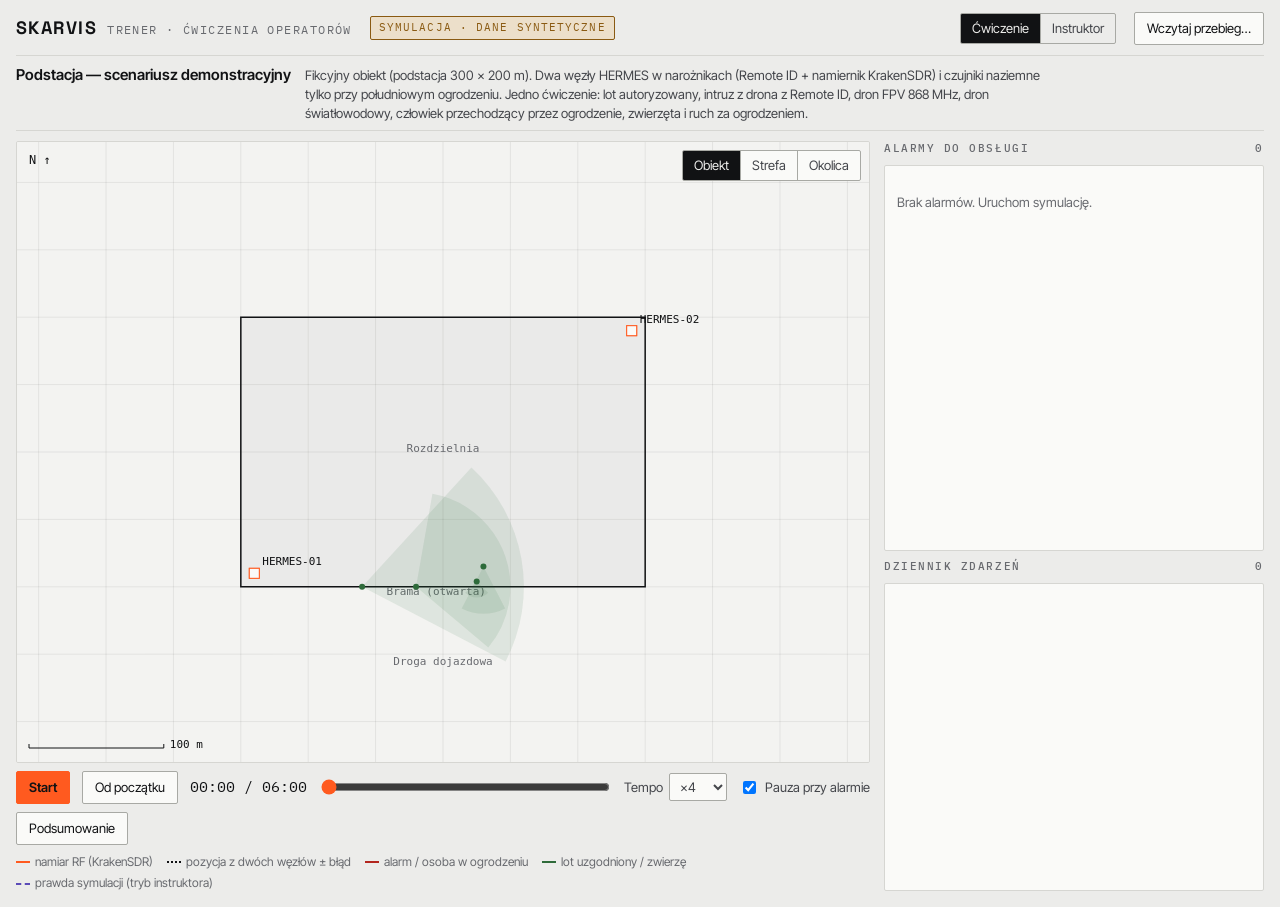
<file: web/sim/index.html>
<!doctype html>
<html lang="pl">
<head>
<meta charset="utf-8">
<meta name="viewport" content="width=device-width, initial-scale=1, viewport-fit=cover">
<title>SKARVIS Trener</title>
<meta name="claude:viewport-fit-sides" content="cover">
<meta name="description" content="Symulator ćwiczeń dla operatorów ochrony obiektu: drony i intruzi naziemni na danych syntetycznych. Wyniki symulacji opisują założenia, nie skuteczność systemu.">
<meta name="robots" content="noindex">
<link rel="preconnect" href="https://fonts.googleapis.com">
<link rel="preconnect" href="https://fonts.gstatic.com" crossorigin>
<link href="https://fonts.googleapis.com/css2?family=Inter+Tight:wght@400;500;600&family=IBM+Plex+Mono:wght@400;500&family=Space+Grotesk:wght@700&display=swap" rel="stylesheet">
<link rel="stylesheet" href="sim.css">
</head>
<body>
<div class="app">

  <header class="top">
    <div class="brand"><b>SKARVIS</b><span>Trener · ćwiczenia operatorów</span></div>
    <span class="synthetic" title="Wszystkie dane na tej stronie pochodzą z symulacji.">Symulacja · dane syntetyczne</span>
    <span class="spacer"></span>
    <div class="seg" role="group" aria-label="Tryb">
      <button type="button" id="mode-drill" data-mode="drill" aria-pressed="true">Ćwiczenie</button>
      <button type="button" id="mode-instructor" data-mode="instructor" aria-pressed="false">Instruktor</button>
    </div>
    <label class="btn filebtn" for="run-file">Wczytaj przebieg…<input type="file" id="run-file" accept=".json,.js,application/json"></label>
  </header>

  <section class="scenario" aria-live="polite">
    <h1 id="sc-name">Ładowanie scenariusza…</h1>
    <p id="sc-desc"></p>
  </section>

  <div class="main">
    <div class="left">
      <div class="mapbox" id="mapbox">
        <canvas id="map" aria-label="Mapa obiektu z czujnikami, namiarami i śladami"></canvas>
        <div class="corner">
          <div class="seg" role="group" aria-label="Skala mapy">
            <button type="button" id="zoom-obiekt" data-zoom="obiekt" aria-pressed="true">Obiekt</button>
            <button type="button" id="zoom-strefa" data-zoom="strefa" aria-pressed="false">Strefa</button>
            <button type="button" id="zoom-okolica" data-zoom="okolica" aria-pressed="false">Okolica</button>
          </div>
        </div>
        <div class="flash" id="flash" hidden>Nowy alarm</div>
      </div>

      <div class="transport">
        <button type="button" class="btn primary" id="play">Start</button>
        <button type="button" class="btn" id="restart">Od początku</button>
        <span class="clock" id="clock">00:00 / 00:00</span>
        <input type="range" id="scrub" min="0" max="360" step="1" value="0" aria-label="Czas symulacji">
        <label for="speed">Tempo
          <select id="speed">
            <option value="1">×1</option>
            <option value="4" selected>×4</option>
            <option value="10">×10</option>
            <option value="30">×30</option>
          </select>
        </label>
        <label for="autopause"><input type="checkbox" id="autopause" checked> Pauza przy alarmie</label>
        <button type="button" class="btn" id="show-debrief">Podsumowanie</button>
      </div>

      <div class="legend" aria-label="Legenda">
        <span><i class="k-ray"></i>namiar RF (KrakenSDR)</span>
        <span><i class="k-fix"></i>pozycja z dwóch węzłów ± błąd</span>
        <span><i class="k-alarm"></i>alarm / osoba w ogrodzeniu</span>
        <span><i class="k-ok"></i>lot uzgodniony / zwierzę</span>
        <span><i class="k-truth"></i>prawda symulacji (tryb instruktora)</span>
      </div>
    </div>

    <aside class="right">
      <h2><span>Alarmy do obsługi</span><span id="queue-count">0</span></h2>
      <div class="queue" id="queue"><p class="empty">Brak alarmów. Uruchom symulację.</p></div>
      <h2><span>Dziennik zdarzeń</span><span id="log-count">0</span></h2>
      <div class="log"><ol id="log"></ol></div>
    </aside>
  </div>

  <section class="debrief" id="debrief" hidden aria-labelledby="debrief-title"></section>
  <div class="error" id="error" hidden></div>
</div>

<script src="runs/podstacja.js"></script>
<script src="sim.js"></script>
</body>
</html>
</file>
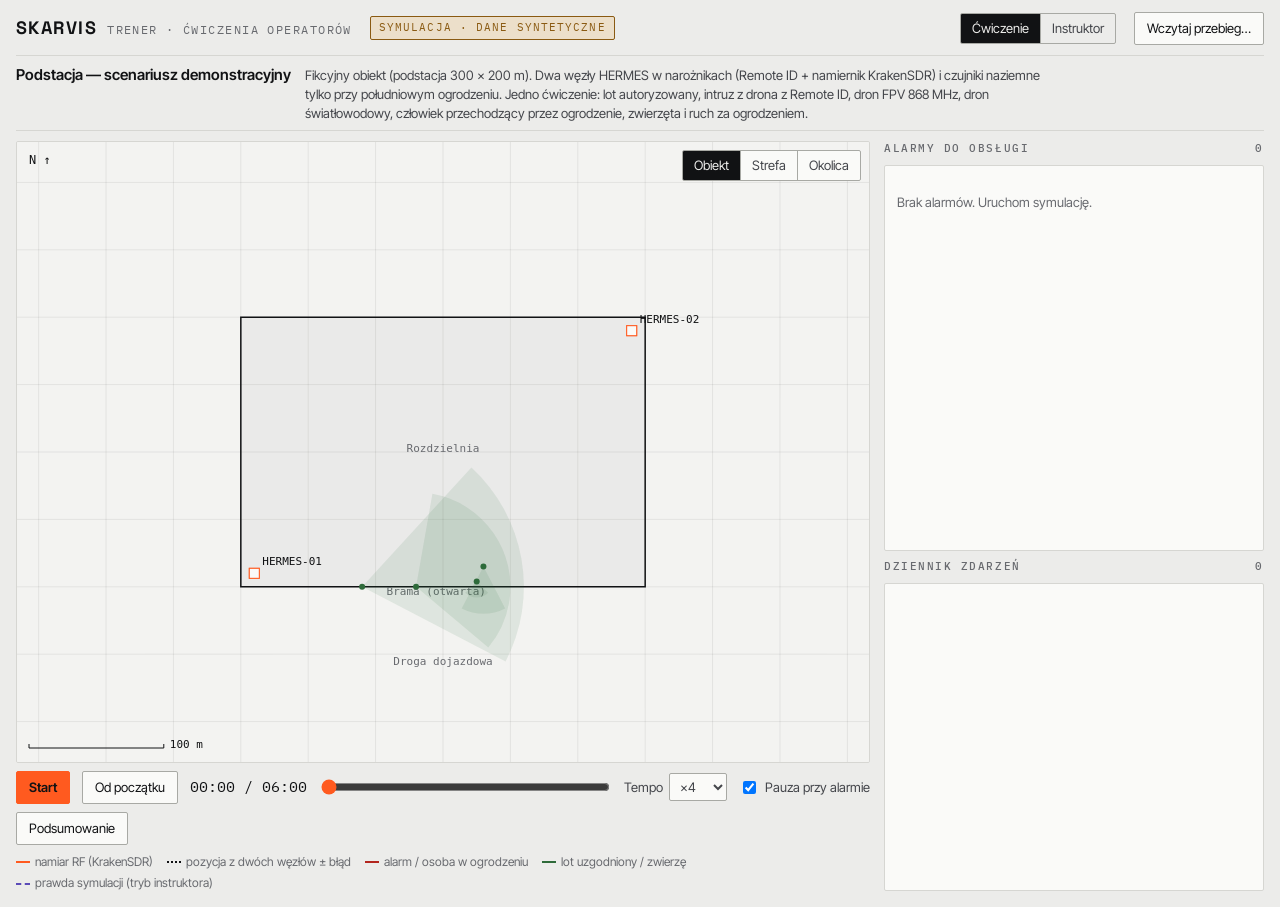
<file: web/site/trener/index.html>
<!doctype html>
<html lang="pl">
<head>
<meta charset="utf-8">
<meta name="viewport" content="width=device-width, initial-scale=1, viewport-fit=cover">
<title>SKARVIS Trener</title>
<meta name="claude:viewport-fit-sides" content="cover">
<meta name="description" content="Symulator ćwiczeń dla operatorów ochrony obiektu: drony i intruzi naziemni na danych syntetycznych. Wyniki symulacji opisują założenia, nie skuteczność systemu.">
<link rel="icon" href="../assets/img/favicon.svg" type="image/svg+xml">
<link rel="preconnect" href="https://fonts.googleapis.com">
<link rel="preconnect" href="https://fonts.gstatic.com" crossorigin>
<link href="https://fonts.googleapis.com/css2?family=Inter+Tight:wght@400;500;600&family=IBM+Plex+Mono:wght@400;500&family=Space+Grotesk:wght@700&display=swap" rel="stylesheet">
<link rel="stylesheet" href="sim.css">
</head>
<body>
<div class="app">

  <header class="top">
    <div class="brand"><a href="../" title="Strona SKARVIS">SKARVIS</a><span>Trener · ćwiczenia operatorów</span></div>
    <span class="synthetic" title="Wszystkie dane na tej stronie pochodzą z symulacji.">Symulacja · dane syntetyczne</span>
    <span class="spacer"></span>
    <div class="seg" role="group" aria-label="Tryb">
      <button type="button" id="mode-drill" data-mode="drill" aria-pressed="true">Ćwiczenie</button>
      <button type="button" id="mode-instructor" data-mode="instructor" aria-pressed="false">Instruktor</button>
    </div>
    <label class="btn filebtn" for="run-file">Wczytaj przebieg…<input type="file" id="run-file" accept=".json,.js,application/json"></label>
  </header>

  <section class="scenario" aria-live="polite">
    <h1 id="sc-name">Ładowanie scenariusza…</h1>
    <p id="sc-desc"></p>
  </section>

  <div class="main">
    <div class="left">
      <div class="mapbox" id="mapbox">
        <canvas id="map" aria-label="Mapa obiektu z czujnikami, namiarami i śladami"></canvas>
        <div class="corner">
          <div class="seg" role="group" aria-label="Skala mapy">
            <button type="button" id="zoom-obiekt" data-zoom="obiekt" aria-pressed="true">Obiekt</button>
            <button type="button" id="zoom-strefa" data-zoom="strefa" aria-pressed="false">Strefa</button>
            <button type="button" id="zoom-okolica" data-zoom="okolica" aria-pressed="false">Okolica</button>
          </div>
        </div>
        <div class="flash" id="flash" hidden>Nowy alarm</div>
      </div>

      <div class="transport">
        <button type="button" class="btn primary" id="play">Start</button>
        <button type="button" class="btn" id="restart">Od początku</button>
        <span class="clock" id="clock">00:00 / 00:00</span>
        <input type="range" id="scrub" min="0" max="360" step="1" value="0" aria-label="Czas symulacji">
        <label for="speed">Tempo
          <select id="speed">
            <option value="1">×1</option>
            <option value="4" selected>×4</option>
            <option value="10">×10</option>
            <option value="30">×30</option>
          </select>
        </label>
        <label for="autopause"><input type="checkbox" id="autopause" checked> Pauza przy alarmie</label>
        <button type="button" class="btn" id="show-debrief">Podsumowanie</button>
      </div>

      <div class="legend" aria-label="Legenda">
        <span><i class="k-ray"></i>namiar RF (KrakenSDR)</span>
        <span><i class="k-fix"></i>pozycja z dwóch węzłów ± błąd</span>
        <span><i class="k-alarm"></i>alarm / osoba w ogrodzeniu</span>
        <span><i class="k-ok"></i>lot uzgodniony / zwierzę</span>
        <span><i class="k-truth"></i>prawda symulacji (tryb instruktora)</span>
      </div>
    </div>

    <aside class="right">
      <h2><span>Alarmy do obsługi</span><span id="queue-count">0</span></h2>
      <div class="queue" id="queue"><p class="empty">Brak alarmów. Uruchom symulację.</p></div>
      <h2><span>Dziennik zdarzeń</span><span id="log-count">0</span></h2>
      <div class="log"><ol id="log"></ol></div>
    </aside>
  </div>

  <section class="debrief" id="debrief" hidden aria-labelledby="debrief-title"></section>
  <div class="error" id="error" hidden></div>
</div>

<script src="runs/podstacja.js"></script>
<script src="sim.js"></script>
</body>
</html>
</file>
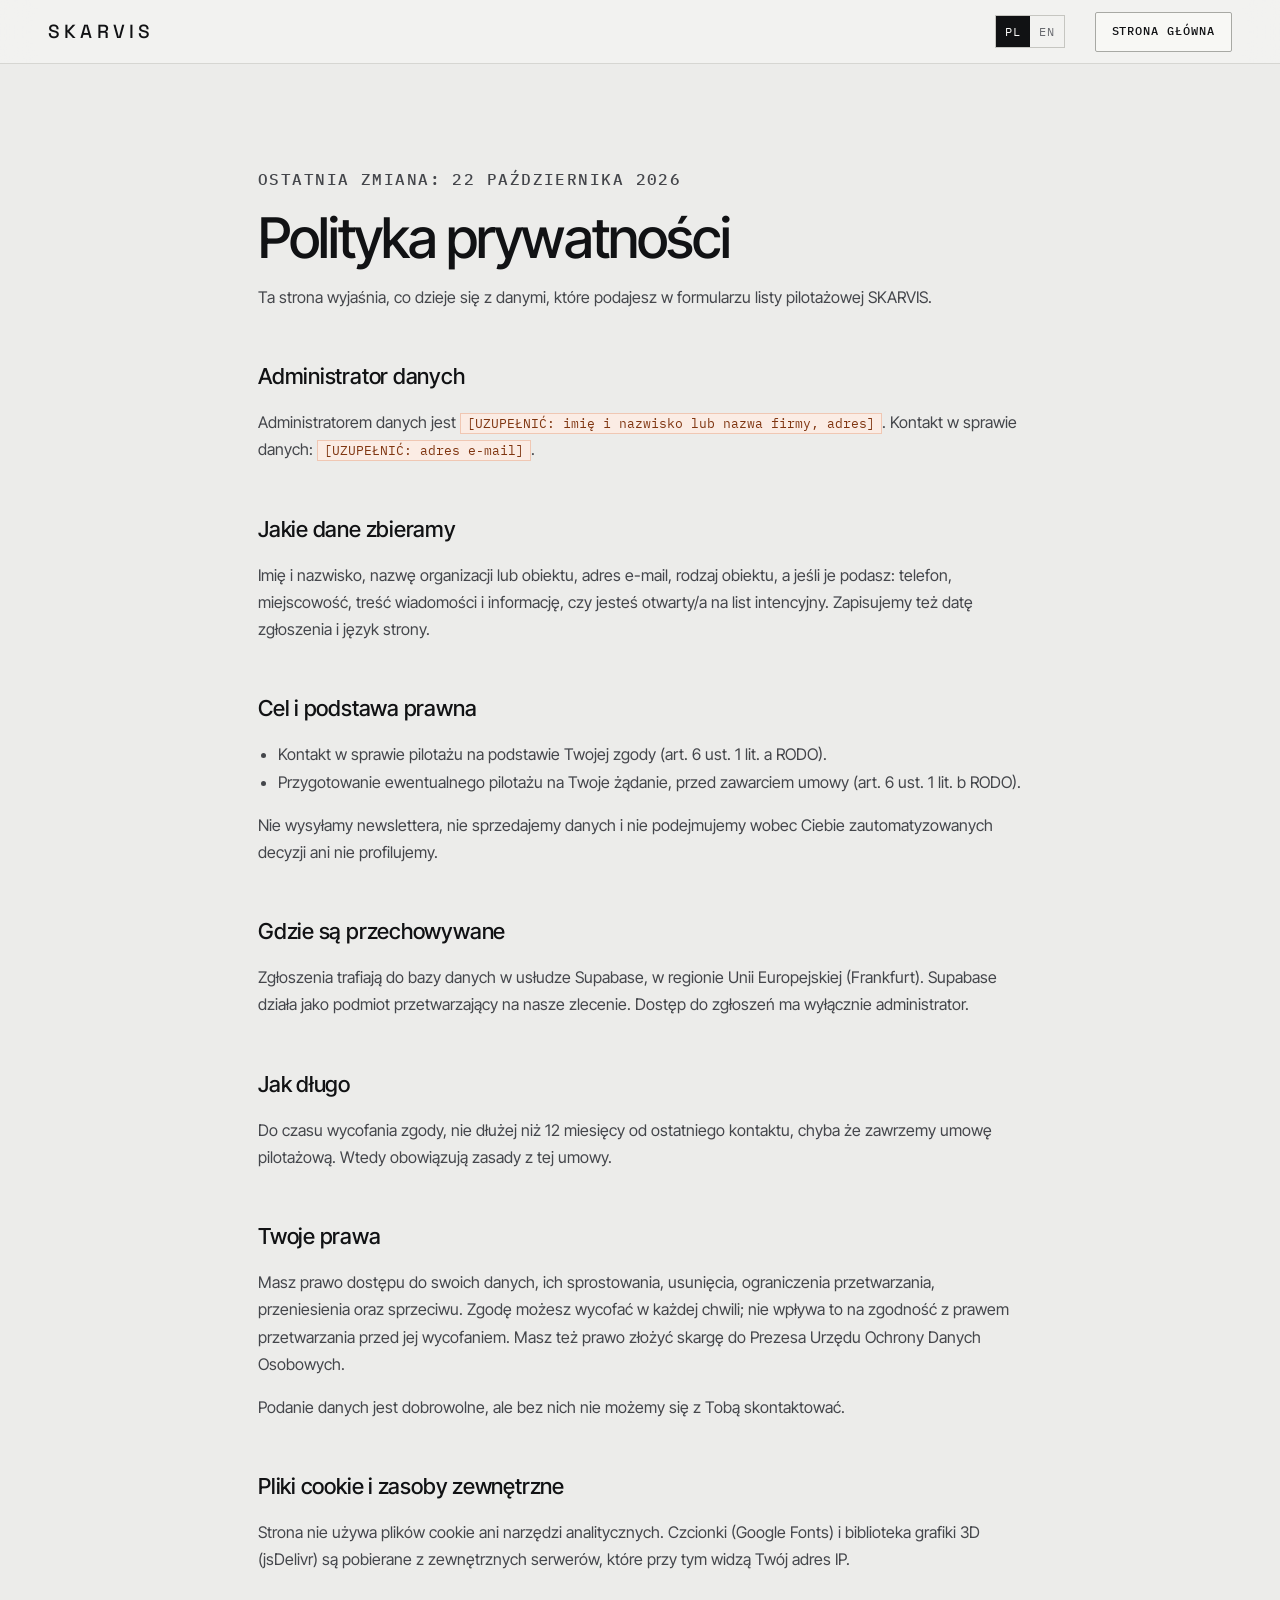
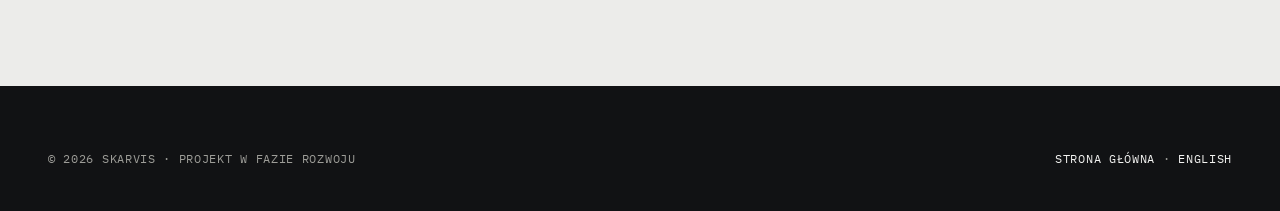
<file: web/site/polityka-prywatnosci.html>
<!doctype html>
<html lang="pl">
<head>
<meta charset="utf-8">
<meta name="viewport" content="width=device-width, initial-scale=1">
<title>Polityka prywatności · SKARVIS</title>
<meta name="description" content="Jak SKARVIS przetwarza dane z formularza listy pilotażowej.">
<meta name="robots" content="noindex">
<meta name="theme-color" content="#ececea">
<link rel="alternate" hreflang="pl" href="polityka-prywatnosci.html">
<link rel="alternate" hreflang="en" href="en/privacy.html">
<link rel="icon" href="assets/img/favicon.svg" type="image/svg+xml">
<link rel="preconnect" href="https://fonts.googleapis.com">
<link rel="preconnect" href="https://fonts.gstatic.com" crossorigin>
<link href="https://fonts.googleapis.com/css2?family=Inter+Tight:wght@400;500;600&family=IBM+Plex+Mono:wght@400;500&family=Space+Grotesk:wght@500;600;700&display=swap" rel="stylesheet">
<link rel="stylesheet" href="assets/css/site.css">
</head>
<body>
<a class="skip" href="#main">Przejdź do treści</a>
<header class="hdr is-scrolled">
  <div class="strip"><div class="wrap"><span class="strip-txt">Projekt w fazie rozwoju.</span></div></div>
  <div class="nav-bar">
    <nav class="wrap" aria-label="Główna">
      <a class="brand" href="./" aria-label="SKARVIS, strona główna">
        <span class="brand-word">SKARVIS</span>
      </a>
      <div class="lang" aria-label="Język"><span aria-current="true">PL</span><a href="en/privacy.html" hreflang="en" lang="en">EN</a></div>
      <a class="btn btn-ghost btn-sm" href="./">Strona główna</a>
    </nav>
  </div>
</header>

<main id="main" class="doc">
  <div class="wrap">
    <p class="label">Ostatnia zmiana: 22 października 2026</p>
    <h1>Polityka prywatności</h1>
    <p>Ta strona wyjaśnia, co dzieje się z&nbsp;danymi, które podajesz w&nbsp;formularzu listy pilotażowej SKARVIS.</p>

    <h2>Administrator danych</h2>
    <p>Administratorem danych jest <span class="todo">[UZUPEŁNIĆ: imię i nazwisko lub nazwa firmy, adres]</span>. Kontakt w&nbsp;sprawie danych: <span class="todo">[UZUPEŁNIĆ: adres e-mail]</span>.</p>

    <h2>Jakie dane zbieramy</h2>
    <p>Imię i&nbsp;nazwisko, nazwę organizacji lub obiektu, adres e-mail, rodzaj obiektu, a&nbsp;jeśli je podasz: telefon, miejscowość, treść wiadomości i&nbsp;informację, czy jesteś otwarty/a na list intencyjny. Zapisujemy też datę zgłoszenia i&nbsp;język strony.</p>

    <h2>Cel i podstawa prawna</h2>
    <ul>
      <li>Kontakt w&nbsp;sprawie pilotażu na podstawie Twojej zgody (art. 6 ust. 1 lit. a RODO).</li>
      <li>Przygotowanie ewentualnego pilotażu na Twoje żądanie, przed zawarciem umowy (art. 6 ust. 1 lit. b RODO).</li>
    </ul>
    <p>Nie wysyłamy newslettera, nie sprzedajemy danych i&nbsp;nie podejmujemy wobec Ciebie zautomatyzowanych decyzji ani nie profilujemy.</p>

    <h2>Gdzie są przechowywane</h2>
    <p>Zgłoszenia trafiają do bazy danych w&nbsp;usłudze Supabase, w&nbsp;regionie Unii Europejskiej (Frankfurt). Supabase działa jako podmiot przetwarzający na nasze zlecenie. Dostęp do zgłoszeń ma wyłącznie administrator.</p>

    <h2>Jak długo</h2>
    <p>Do czasu wycofania zgody, nie dłużej niż 12 miesięcy od ostatniego kontaktu, chyba że zawrzemy umowę pilotażową. Wtedy obowiązują zasady z&nbsp;tej umowy.</p>

    <h2>Twoje prawa</h2>
    <p>Masz prawo dostępu do swoich danych, ich sprostowania, usunięcia, ograniczenia przetwarzania, przeniesienia oraz sprzeciwu. Zgodę możesz wycofać w&nbsp;każdej chwili; nie wpływa to na zgodność z&nbsp;prawem przetwarzania przed jej wycofaniem. Masz też prawo złożyć skargę do Prezesa Urzędu Ochrony Danych Osobowych.</p>
    <p>Podanie danych jest dobrowolne, ale bez nich nie możemy się z&nbsp;Tobą skontaktować.</p>

    <h2>Pliki cookie i zasoby zewnętrzne</h2>
    <p>Strona nie używa plików cookie ani narzędzi analitycznych. Czcionki (Google Fonts) i&nbsp;biblioteka grafiki 3D (jsDelivr) są pobierane z&nbsp;zewnętrznych serwerów, które przy tym widzą Twój adres IP.</p>
  </div>
</main>

<footer class="foot">
  <div class="wrap">
    <div class="foot-base" style="margin-top:0;border-top:0;padding-top:0">
      <span>© 2026 SKARVIS · projekt w fazie rozwoju</span>
      <span><a href="./">Strona główna</a> · <a href="en/privacy.html" hreflang="en" lang="en">English</a></span>
    </div>
  </div>
</footer>
</body>
</html>
</file>
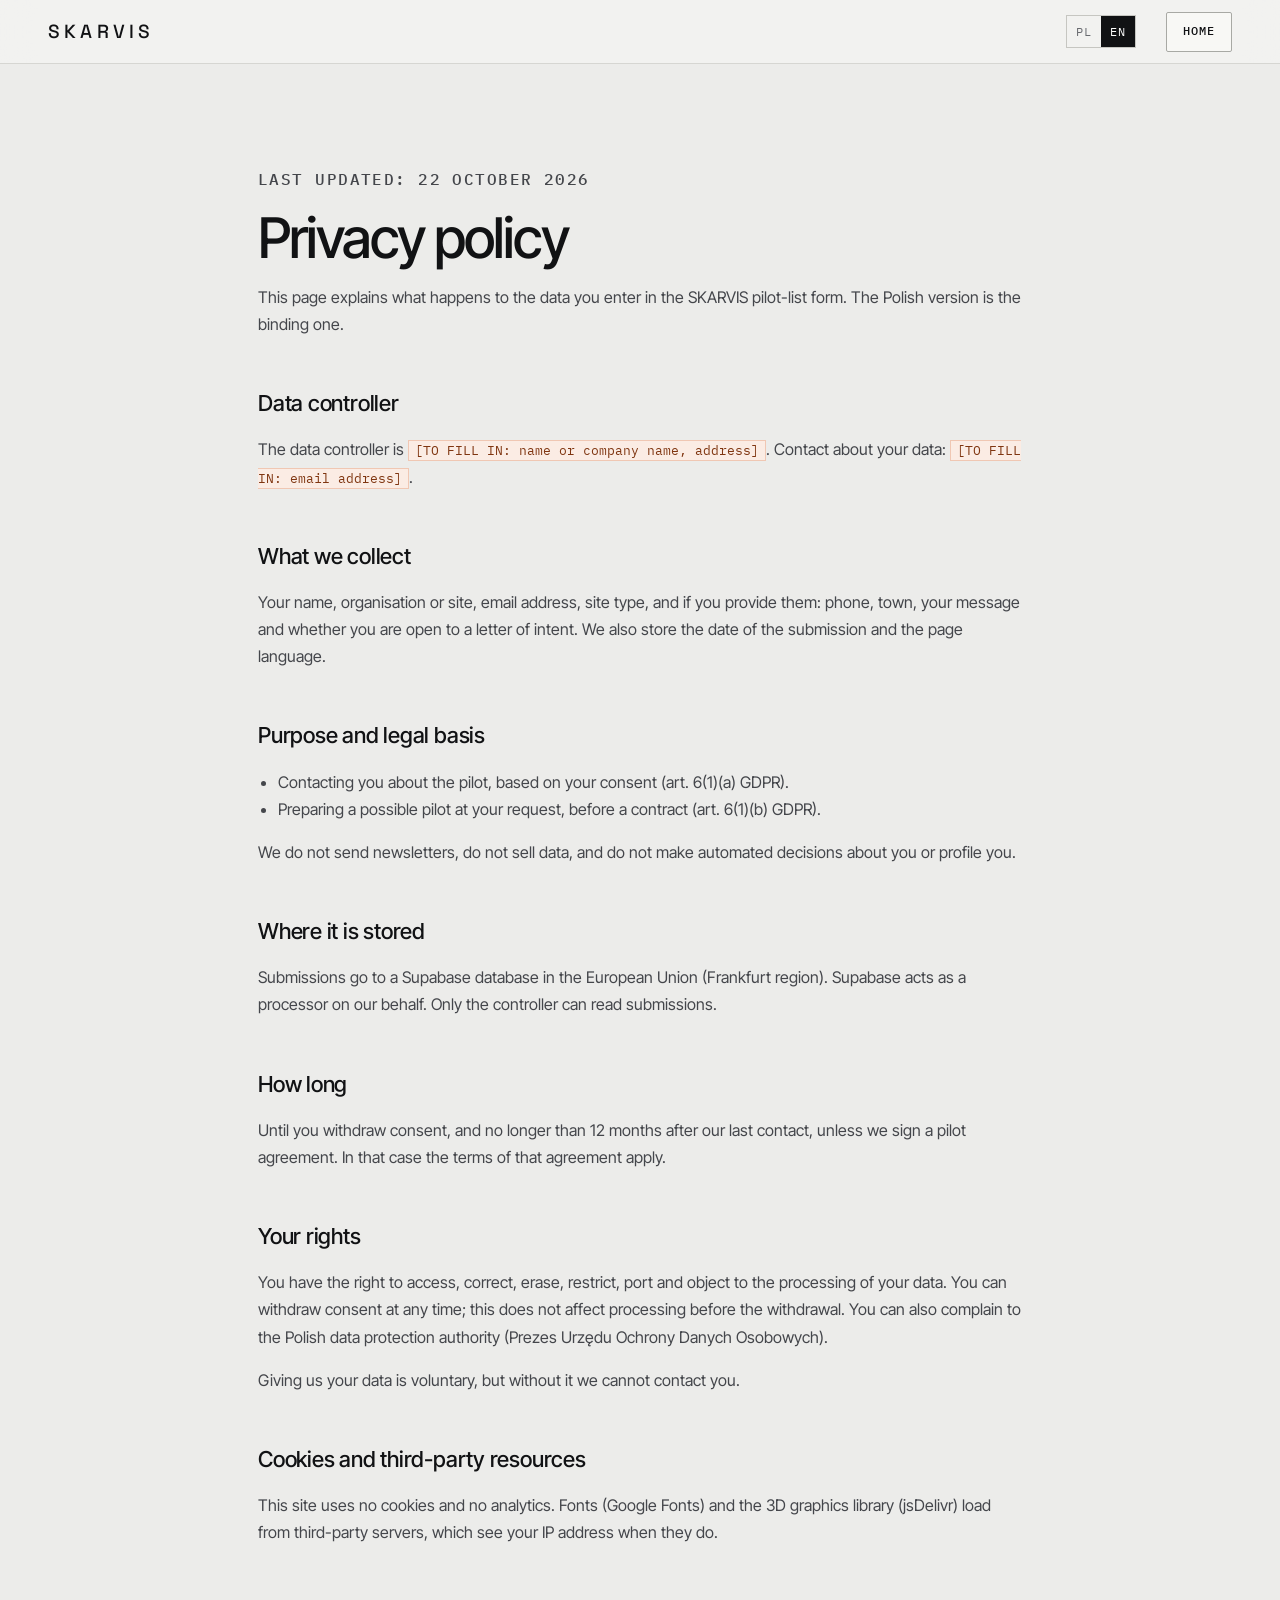
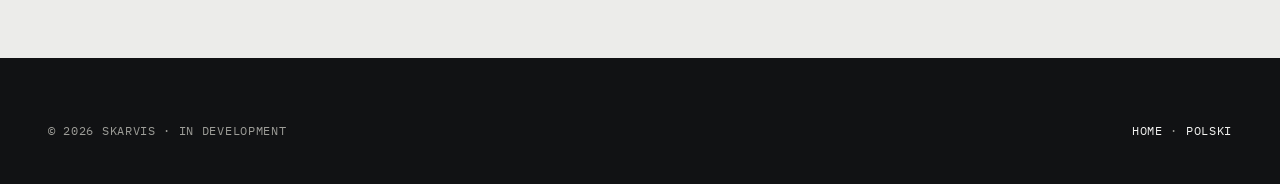
<file: web/site/en/privacy.html>
<!doctype html>
<html lang="en">
<head>
<meta charset="utf-8">
<meta name="viewport" content="width=device-width, initial-scale=1">
<title>Privacy policy · SKARVIS</title>
<meta name="description" content="How SKARVIS handles data from the pilot-list form.">
<meta name="robots" content="noindex">
<meta name="theme-color" content="#ececea">
<link rel="alternate" hreflang="pl" href="../polityka-prywatnosci.html">
<link rel="alternate" hreflang="en" href="privacy.html">
<link rel="icon" href="../assets/img/favicon.svg" type="image/svg+xml">
<link rel="preconnect" href="https://fonts.googleapis.com">
<link rel="preconnect" href="https://fonts.gstatic.com" crossorigin>
<link href="https://fonts.googleapis.com/css2?family=Inter+Tight:wght@400;500;600&family=IBM+Plex+Mono:wght@400;500&family=Space+Grotesk:wght@500;600;700&display=swap" rel="stylesheet">
<link rel="stylesheet" href="../assets/css/site.css">
</head>
<body>
<a class="skip" href="#main">Skip to content</a>
<header class="hdr is-scrolled">
  <div class="strip"><div class="wrap"><span class="strip-txt">In development.</span></div></div>
  <div class="nav-bar">
    <nav class="wrap" aria-label="Main">
      <a class="brand" href="./" aria-label="SKARVIS home">
        <span class="brand-word">SKARVIS</span>
      </a>
      <div class="lang" aria-label="Language"><a href="../polityka-prywatnosci.html" hreflang="pl" lang="pl">PL</a><span aria-current="true">EN</span></div>
      <a class="btn btn-ghost btn-sm" href="./">Home</a>
    </nav>
  </div>
</header>

<main id="main" class="doc">
  <div class="wrap">
    <p class="label">Last updated: 22 October 2026</p>
    <h1>Privacy policy</h1>
    <p>This page explains what happens to the data you enter in the SKARVIS pilot-list form. The Polish version is the binding one.</p>

    <h2>Data controller</h2>
    <p>The data controller is <span class="todo">[TO FILL IN: name or company name, address]</span>. Contact about your data: <span class="todo">[TO FILL IN: email address]</span>.</p>

    <h2>What we collect</h2>
    <p>Your name, organisation or site, email address, site type, and if you provide them: phone, town, your message and whether you are open to a letter of intent. We also store the date of the submission and the page language.</p>

    <h2>Purpose and legal basis</h2>
    <ul>
      <li>Contacting you about the pilot, based on your consent (art. 6(1)(a) GDPR).</li>
      <li>Preparing a possible pilot at your request, before a contract (art. 6(1)(b) GDPR).</li>
    </ul>
    <p>We do not send newsletters, do not sell data, and do not make automated decisions about you or profile you.</p>

    <h2>Where it is stored</h2>
    <p>Submissions go to a Supabase database in the European Union (Frankfurt region). Supabase acts as a processor on our behalf. Only the controller can read submissions.</p>

    <h2>How long</h2>
    <p>Until you withdraw consent, and no longer than 12 months after our last contact, unless we sign a pilot agreement. In that case the terms of that agreement apply.</p>

    <h2>Your rights</h2>
    <p>You have the right to access, correct, erase, restrict, port and object to the processing of your data. You can withdraw consent at any time; this does not affect processing before the withdrawal. You can also complain to the Polish data protection authority (Prezes Urzędu Ochrony Danych Osobowych).</p>
    <p>Giving us your data is voluntary, but without it we cannot contact you.</p>

    <h2>Cookies and third-party resources</h2>
    <p>This site uses no cookies and no analytics. Fonts (Google Fonts) and the 3D graphics library (jsDelivr) load from third-party servers, which see your IP address when they do.</p>
  </div>
</main>

<footer class="foot">
  <div class="wrap">
    <div class="foot-base" style="margin-top:0;border-top:0;padding-top:0">
      <span>© 2026 SKARVIS · in development</span>
      <span><a href="./">Home</a> · <a href="../polityka-prywatnosci.html" hreflang="pl" lang="pl">Polski</a></span>
    </div>
  </div>
</footer>
</body>
</html>
</file>
<file: web/site/assets/vendor/phosphor-light/style.css>
@font-face {
  font-family: "Phosphor-Light";
  src:
    url("./Phosphor-Light.woff2") format("woff2"),
    url("./Phosphor-Light.woff") format("woff"),
    url("./Phosphor-Light.ttf") format("truetype"),
    url("./Phosphor-Light.svg#Phosphor-Light") format("svg");
  font-weight: normal;
  font-style: normal;
  font-display: block;
}

.ph-light {
  /* use !important to prevent issues with browser extensions that change fonts */
  font-family: "Phosphor-Light" !important;
  speak: never;
  font-style: normal;
  font-weight: normal;
  font-variant: normal;
  text-transform: none;
  line-height: 1;

  /* Enable Ligatures ================ */
  letter-spacing: 0;
  -webkit-font-feature-settings: "liga";
  -moz-font-feature-settings: "liga=1";
  -moz-font-feature-settings: "liga";
  -ms-font-feature-settings: "liga" 1;
  font-feature-settings: "liga";
  -webkit-font-variant-ligatures: discretionary-ligatures;
  font-variant-ligatures: discretionary-ligatures;

  /* Better Font Rendering =========== */
  -webkit-font-smoothing: antialiased;
  -moz-osx-font-smoothing: grayscale;
}

.ph-light.ph-acorn:before {
  content: "\eb9a";
}
.ph-light.ph-address-book:before {
  content: "\e6f8";
}
.ph-light.ph-address-book-tabs:before {
  content: "\ee4e";
}
.ph-light.ph-air-traffic-control:before {
  content: "\ecd8";
}
.ph-light.ph-airplane:before {
  content: "\e002";
}
.ph-light.ph-airplane-in-flight:before {
  content: "\e4fe";
}
.ph-light.ph-airplane-landing:before {
  content: "\e502";
}
.ph-light.ph-airplane-takeoff:before {
  content: "\e504";
}
.ph-light.ph-airplane-taxiing:before {
  content: "\e500";
}
.ph-light.ph-airplane-tilt:before {
  content: "\e5d6";
}
.ph-light.ph-airplay:before {
  content: "\e004";
}
.ph-light.ph-alarm:before {
  content: "\e006";
}
.ph-light.ph-alien:before {
  content: "\e8a6";
}
.ph-light.ph-align-bottom:before {
  content: "\e506";
}
.ph-light.ph-align-bottom-simple:before {
  content: "\eb0c";
}
.ph-light.ph-align-center-horizontal:before {
  content: "\e50a";
}
.ph-light.ph-align-center-horizontal-simple:before {
  content: "\eb0e";
}
.ph-light.ph-align-center-vertical:before {
  content: "\e50c";
}
.ph-light.ph-align-center-vertical-simple:before {
  content: "\eb10";
}
.ph-light.ph-align-left:before {
  content: "\e50e";
}
.ph-light.ph-align-left-simple:before {
  content: "\eaee";
}
.ph-light.ph-align-right:before {
  content: "\e510";
}
.ph-light.ph-align-right-simple:before {
  content: "\eb12";
}
.ph-light.ph-align-top:before {
  content: "\e512";
}
.ph-light.ph-align-top-simple:before {
  content: "\eb14";
}
.ph-light.ph-amazon-logo:before {
  content: "\e96c";
}
.ph-light.ph-ambulance:before {
  content: "\e572";
}
.ph-light.ph-anchor:before {
  content: "\e514";
}
.ph-light.ph-anchor-simple:before {
  content: "\e5d8";
}
.ph-light.ph-android-logo:before {
  content: "\e008";
}
.ph-light.ph-angle:before {
  content: "\e7bc";
}
.ph-light.ph-angular-logo:before {
  content: "\eb80";
}
.ph-light.ph-aperture:before {
  content: "\e00a";
}
.ph-light.ph-app-store-logo:before {
  content: "\e974";
}
.ph-light.ph-app-window:before {
  content: "\e5da";
}
.ph-light.ph-apple-logo:before {
  content: "\e516";
}
.ph-light.ph-apple-podcasts-logo:before {
  content: "\eb96";
}
.ph-light.ph-approximate-equals:before {
  content: "\edaa";
}
.ph-light.ph-archive:before {
  content: "\e00c";
}
.ph-light.ph-armchair:before {
  content: "\e012";
}
.ph-light.ph-arrow-arc-left:before {
  content: "\e014";
}
.ph-light.ph-arrow-arc-right:before {
  content: "\e016";
}
.ph-light.ph-arrow-bend-double-up-left:before {
  content: "\e03a";
}
.ph-light.ph-arrow-bend-double-up-right:before {
  content: "\e03c";
}
.ph-light.ph-arrow-bend-down-left:before {
  content: "\e018";
}
.ph-light.ph-arrow-bend-down-right:before {
  content: "\e01a";
}
.ph-light.ph-arrow-bend-left-down:before {
  content: "\e01c";
}
.ph-light.ph-arrow-bend-left-up:before {
  content: "\e01e";
}
.ph-light.ph-arrow-bend-right-down:before {
  content: "\e020";
}
.ph-light.ph-arrow-bend-right-up:before {
  content: "\e022";
}
.ph-light.ph-arrow-bend-up-left:before {
  content: "\e024";
}
.ph-light.ph-arrow-bend-up-right:before {
  content: "\e026";
}
.ph-light.ph-arrow-circle-down:before {
  content: "\e028";
}
.ph-light.ph-arrow-circle-down-left:before {
  content: "\e02a";
}
.ph-light.ph-arrow-circle-down-right:before {
  content: "\e02c";
}
.ph-light.ph-arrow-circle-left:before {
  content: "\e05a";
}
.ph-light.ph-arrow-circle-right:before {
  content: "\e02e";
}
.ph-light.ph-arrow-circle-up:before {
  content: "\e030";
}
.ph-light.ph-arrow-circle-up-left:before {
  content: "\e032";
}
.ph-light.ph-arrow-circle-up-right:before {
  content: "\e034";
}
.ph-light.ph-arrow-clockwise:before {
  content: "\e036";
}
.ph-light.ph-arrow-counter-clockwise:before {
  content: "\e038";
}
.ph-light.ph-arrow-down:before {
  content: "\e03e";
}
.ph-light.ph-arrow-down-left:before {
  content: "\e040";
}
.ph-light.ph-arrow-down-right:before {
  content: "\e042";
}
.ph-light.ph-arrow-elbow-down-left:before {
  content: "\e044";
}
.ph-light.ph-arrow-elbow-down-right:before {
  content: "\e046";
}
.ph-light.ph-arrow-elbow-left:before {
  content: "\e048";
}
.ph-light.ph-arrow-elbow-left-down:before {
  content: "\e04a";
}
.ph-light.ph-arrow-elbow-left-up:before {
  content: "\e04c";
}
.ph-light.ph-arrow-elbow-right:before {
  content: "\e04e";
}
.ph-light.ph-arrow-elbow-right-down:before {
  content: "\e050";
}
.ph-light.ph-arrow-elbow-right-up:before {
  content: "\e052";
}
.ph-light.ph-arrow-elbow-up-left:before {
  content: "\e054";
}
.ph-light.ph-arrow-elbow-up-right:before {
  content: "\e056";
}
.ph-light.ph-arrow-fat-down:before {
  content: "\e518";
}
.ph-light.ph-arrow-fat-left:before {
  content: "\e51a";
}
.ph-light.ph-arrow-fat-line-down:before {
  content: "\e51c";
}
.ph-light.ph-arrow-fat-line-left:before {
  content: "\e51e";
}
.ph-light.ph-arrow-fat-line-right:before {
  content: "\e520";
}
.ph-light.ph-arrow-fat-line-up:before {
  content: "\e522";
}
.ph-light.ph-arrow-fat-lines-down:before {
  content: "\e524";
}
.ph-light.ph-arrow-fat-lines-left:before {
  content: "\e526";
}
.ph-light.ph-arrow-fat-lines-right:before {
  content: "\e528";
}
.ph-light.ph-arrow-fat-lines-up:before {
  content: "\e52a";
}
.ph-light.ph-arrow-fat-right:before {
  content: "\e52c";
}
.ph-light.ph-arrow-fat-up:before {
  content: "\e52e";
}
.ph-light.ph-arrow-left:before {
  content: "\e058";
}
.ph-light.ph-arrow-line-down:before {
  content: "\e05c";
}
.ph-light.ph-arrow-line-down-left:before {
  content: "\e05e";
}
.ph-light.ph-arrow-line-down-right:before {
  content: "\e060";
}
.ph-light.ph-arrow-line-left:before {
  content: "\e062";
}
.ph-light.ph-arrow-line-right:before {
  content: "\e064";
}
.ph-light.ph-arrow-line-up:before {
  content: "\e066";
}
.ph-light.ph-arrow-line-up-left:before {
  content: "\e068";
}
.ph-light.ph-arrow-line-up-right:before {
  content: "\e06a";
}
.ph-light.ph-arrow-right:before {
  content: "\e06c";
}
.ph-light.ph-arrow-square-down:before {
  content: "\e06e";
}
.ph-light.ph-arrow-square-down-left:before {
  content: "\e070";
}
.ph-light.ph-arrow-square-down-right:before {
  content: "\e072";
}
.ph-light.ph-arrow-square-in:before {
  content: "\e5dc";
}
.ph-light.ph-arrow-square-left:before {
  content: "\e074";
}
.ph-light.ph-arrow-square-out:before {
  content: "\e5de";
}
.ph-light.ph-arrow-square-right:before {
  content: "\e076";
}
.ph-light.ph-arrow-square-up:before {
  content: "\e078";
}
.ph-light.ph-arrow-square-up-left:before {
  content: "\e07a";
}
.ph-light.ph-arrow-square-up-right:before {
  content: "\e07c";
}
.ph-light.ph-arrow-u-down-left:before {
  content: "\e07e";
}
.ph-light.ph-arrow-u-down-right:before {
  content: "\e080";
}
.ph-light.ph-arrow-u-left-down:before {
  content: "\e082";
}
.ph-light.ph-arrow-u-left-up:before {
  content: "\e084";
}
.ph-light.ph-arrow-u-right-down:before {
  content: "\e086";
}
.ph-light.ph-arrow-u-right-up:before {
  content: "\e088";
}
.ph-light.ph-arrow-u-up-left:before {
  content: "\e08a";
}
.ph-light.ph-arrow-u-up-right:before {
  content: "\e08c";
}
.ph-light.ph-arrow-up:before {
  content: "\e08e";
}
.ph-light.ph-arrow-up-left:before {
  content: "\e090";
}
.ph-light.ph-arrow-up-right:before {
  content: "\e092";
}
.ph-light.ph-arrows-clockwise:before {
  content: "\e094";
}
.ph-light.ph-arrows-counter-clockwise:before {
  content: "\e096";
}
.ph-light.ph-arrows-down-up:before {
  content: "\e098";
}
.ph-light.ph-arrows-horizontal:before {
  content: "\eb06";
}
.ph-light.ph-arrows-in:before {
  content: "\e09a";
}
.ph-light.ph-arrows-in-cardinal:before {
  content: "\e09c";
}
.ph-light.ph-arrows-in-line-horizontal:before {
  content: "\e530";
}
.ph-light.ph-arrows-in-line-vertical:before {
  content: "\e532";
}
.ph-light.ph-arrows-in-simple:before {
  content: "\e09e";
}
.ph-light.ph-arrows-left-right:before {
  content: "\e0a0";
}
.ph-light.ph-arrows-merge:before {
  content: "\ed3e";
}
.ph-light.ph-arrows-out:before {
  content: "\e0a2";
}
.ph-light.ph-arrows-out-cardinal:before {
  content: "\e0a4";
}
.ph-light.ph-arrows-out-line-horizontal:before {
  content: "\e534";
}
.ph-light.ph-arrows-out-line-vertical:before {
  content: "\e536";
}
.ph-light.ph-arrows-out-simple:before {
  content: "\e0a6";
}
.ph-light.ph-arrows-split:before {
  content: "\ed3c";
}
.ph-light.ph-arrows-vertical:before {
  content: "\eb04";
}
.ph-light.ph-article:before {
  content: "\e0a8";
}
.ph-light.ph-article-medium:before {
  content: "\e5e0";
}
.ph-light.ph-article-ny-times:before {
  content: "\e5e2";
}
.ph-light.ph-asclepius:before {
  content: "\ee34";
}
.ph-light.ph-caduceus:before {
  content: "\ee34";
}
.ph-light.ph-asterisk:before {
  content: "\e0aa";
}
.ph-light.ph-asterisk-simple:before {
  content: "\e832";
}
.ph-light.ph-at:before {
  content: "\e0ac";
}
.ph-light.ph-atom:before {
  content: "\e5e4";
}
.ph-light.ph-avocado:before {
  content: "\ee04";
}
.ph-light.ph-axe:before {
  content: "\e9fc";
}
.ph-light.ph-baby:before {
  content: "\e774";
}
.ph-light.ph-baby-carriage:before {
  content: "\e818";
}
.ph-light.ph-backpack:before {
  content: "\e922";
}
.ph-light.ph-backspace:before {
  content: "\e0ae";
}
.ph-light.ph-bag:before {
  content: "\e0b0";
}
.ph-light.ph-bag-simple:before {
  content: "\e5e6";
}
.ph-light.ph-balloon:before {
  content: "\e76c";
}
.ph-light.ph-bandaids:before {
  content: "\e0b2";
}
.ph-light.ph-bank:before {
  content: "\e0b4";
}
.ph-light.ph-barbell:before {
  content: "\e0b6";
}
.ph-light.ph-barcode:before {
  content: "\e0b8";
}
.ph-light.ph-barn:before {
  content: "\ec72";
}
.ph-light.ph-barricade:before {
  content: "\e948";
}
.ph-light.ph-baseball:before {
  content: "\e71a";
}
.ph-light.ph-baseball-cap:before {
  content: "\ea28";
}
.ph-light.ph-baseball-helmet:before {
  content: "\ee4a";
}
.ph-light.ph-basket:before {
  content: "\e964";
}
.ph-light.ph-basketball:before {
  content: "\e724";
}
.ph-light.ph-bathtub:before {
  content: "\e81e";
}
.ph-light.ph-battery-charging:before {
  content: "\e0ba";
}
.ph-light.ph-battery-charging-vertical:before {
  content: "\e0bc";
}
.ph-light.ph-battery-empty:before {
  content: "\e0be";
}
.ph-light.ph-battery-full:before {
  content: "\e0c0";
}
.ph-light.ph-battery-high:before {
  content: "\e0c2";
}
.ph-light.ph-battery-low:before {
  content: "\e0c4";
}
.ph-light.ph-battery-medium:before {
  content: "\e0c6";
}
.ph-light.ph-battery-plus:before {
  content: "\e808";
}
.ph-light.ph-battery-plus-vertical:before {
  content: "\ec50";
}
.ph-light.ph-battery-vertical-empty:before {
  content: "\e7c6";
}
.ph-light.ph-battery-vertical-full:before {
  content: "\e7c4";
}
.ph-light.ph-battery-vertical-high:before {
  content: "\e7c2";
}
.ph-light.ph-battery-vertical-low:before {
  content: "\e7be";
}
.ph-light.ph-battery-vertical-medium:before {
  content: "\e7c0";
}
.ph-light.ph-battery-warning:before {
  content: "\e0c8";
}
.ph-light.ph-battery-warning-vertical:before {
  content: "\e0ca";
}
.ph-light.ph-beach-ball:before {
  content: "\ed24";
}
.ph-light.ph-beanie:before {
  content: "\ea2a";
}
.ph-light.ph-bed:before {
  content: "\e0cc";
}
.ph-light.ph-beer-bottle:before {
  content: "\e7b0";
}
.ph-light.ph-beer-stein:before {
  content: "\eb62";
}
.ph-light.ph-behance-logo:before {
  content: "\e7f4";
}
.ph-light.ph-bell:before {
  content: "\e0ce";
}
.ph-light.ph-bell-ringing:before {
  content: "\e5e8";
}
.ph-light.ph-bell-simple:before {
  content: "\e0d0";
}
.ph-light.ph-bell-simple-ringing:before {
  content: "\e5ea";
}
.ph-light.ph-bell-simple-slash:before {
  content: "\e0d2";
}
.ph-light.ph-bell-simple-z:before {
  content: "\e5ec";
}
.ph-light.ph-bell-slash:before {
  content: "\e0d4";
}
.ph-light.ph-bell-z:before {
  content: "\e5ee";
}
.ph-light.ph-belt:before {
  content: "\ea2c";
}
.ph-light.ph-bezier-curve:before {
  content: "\eb00";
}
.ph-light.ph-bicycle:before {
  content: "\e0d6";
}
.ph-light.ph-binary:before {
  content: "\ee60";
}
.ph-light.ph-binoculars:before {
  content: "\ea64";
}
.ph-light.ph-biohazard:before {
  content: "\e9e0";
}
.ph-light.ph-bird:before {
  content: "\e72c";
}
.ph-light.ph-blueprint:before {
  content: "\eda0";
}
.ph-light.ph-bluetooth:before {
  content: "\e0da";
}
.ph-light.ph-bluetooth-connected:before {
  content: "\e0dc";
}
.ph-light.ph-bluetooth-slash:before {
  content: "\e0de";
}
.ph-light.ph-bluetooth-x:before {
  content: "\e0e0";
}
.ph-light.ph-boat:before {
  content: "\e786";
}
.ph-light.ph-bomb:before {
  content: "\ee0a";
}
.ph-light.ph-bone:before {
  content: "\e7f2";
}
.ph-light.ph-book:before {
  content: "\e0e2";
}
.ph-light.ph-book-bookmark:before {
  content: "\e0e4";
}
.ph-light.ph-book-open:before {
  content: "\e0e6";
}
.ph-light.ph-book-open-text:before {
  content: "\e8f2";
}
.ph-light.ph-book-open-user:before {
  content: "\ede0";
}
.ph-light.ph-bookmark:before {
  content: "\e0e8";
}
.ph-light.ph-bookmark-simple:before {
  content: "\e0ea";
}
.ph-light.ph-bookmarks:before {
  content: "\e0ec";
}
.ph-light.ph-bookmarks-simple:before {
  content: "\e5f0";
}
.ph-light.ph-books:before {
  content: "\e758";
}
.ph-light.ph-boot:before {
  content: "\ecca";
}
.ph-light.ph-boules:before {
  content: "\e722";
}
.ph-light.ph-bounding-box:before {
  content: "\e6ce";
}
.ph-light.ph-bowl-food:before {
  content: "\eaa4";
}
.ph-light.ph-bowl-steam:before {
  content: "\e8e4";
}
.ph-light.ph-bowling-ball:before {
  content: "\ea34";
}
.ph-light.ph-box-arrow-down:before {
  content: "\e00e";
}
.ph-light.ph-archive-box:before {
  content: "\e00e";
}
.ph-light.ph-box-arrow-up:before {
  content: "\ee54";
}
.ph-light.ph-boxing-glove:before {
  content: "\ea36";
}
.ph-light.ph-brackets-angle:before {
  content: "\e862";
}
.ph-light.ph-brackets-curly:before {
  content: "\e860";
}
.ph-light.ph-brackets-round:before {
  content: "\e864";
}
.ph-light.ph-brackets-square:before {
  content: "\e85e";
}
.ph-light.ph-brain:before {
  content: "\e74e";
}
.ph-light.ph-brandy:before {
  content: "\e6b4";
}
.ph-light.ph-bread:before {
  content: "\e81c";
}
.ph-light.ph-bridge:before {
  content: "\ea68";
}
.ph-light.ph-briefcase:before {
  content: "\e0ee";
}
.ph-light.ph-briefcase-metal:before {
  content: "\e5f2";
}
.ph-light.ph-broadcast:before {
  content: "\e0f2";
}
.ph-light.ph-broom:before {
  content: "\ec54";
}
.ph-light.ph-browser:before {
  content: "\e0f4";
}
.ph-light.ph-browsers:before {
  content: "\e0f6";
}
.ph-light.ph-bug:before {
  content: "\e5f4";
}
.ph-light.ph-bug-beetle:before {
  content: "\e5f6";
}
.ph-light.ph-bug-droid:before {
  content: "\e5f8";
}
.ph-light.ph-building:before {
  content: "\e100";
}
.ph-light.ph-building-apartment:before {
  content: "\e0fe";
}
.ph-light.ph-building-office:before {
  content: "\e0ff";
}
.ph-light.ph-buildings:before {
  content: "\e102";
}
.ph-light.ph-bulldozer:before {
  content: "\ec6c";
}
.ph-light.ph-bus:before {
  content: "\e106";
}
.ph-light.ph-butterfly:before {
  content: "\ea6e";
}
.ph-light.ph-cable-car:before {
  content: "\e49c";
}
.ph-light.ph-cactus:before {
  content: "\e918";
}
.ph-light.ph-cake:before {
  content: "\e780";
}
.ph-light.ph-calculator:before {
  content: "\e538";
}
.ph-light.ph-calendar:before {
  content: "\e108";
}
.ph-light.ph-calendar-blank:before {
  content: "\e10a";
}
.ph-light.ph-calendar-check:before {
  content: "\e712";
}
.ph-light.ph-calendar-dot:before {
  content: "\e7b2";
}
.ph-light.ph-calendar-dots:before {
  content: "\e7b4";
}
.ph-light.ph-calendar-heart:before {
  content: "\e8b0";
}
.ph-light.ph-calendar-minus:before {
  content: "\ea14";
}
.ph-light.ph-calendar-plus:before {
  content: "\e714";
}
.ph-light.ph-calendar-slash:before {
  content: "\ea12";
}
.ph-light.ph-calendar-star:before {
  content: "\e8b2";
}
.ph-light.ph-calendar-x:before {
  content: "\e10c";
}
.ph-light.ph-call-bell:before {
  content: "\e7de";
}
.ph-light.ph-camera:before {
  content: "\e10e";
}
.ph-light.ph-camera-plus:before {
  content: "\ec58";
}
.ph-light.ph-camera-rotate:before {
  content: "\e7a4";
}
.ph-light.ph-camera-slash:before {
  content: "\e110";
}
.ph-light.ph-campfire:before {
  content: "\e9d8";
}
.ph-light.ph-car:before {
  content: "\e112";
}
.ph-light.ph-car-battery:before {
  content: "\ee30";
}
.ph-light.ph-car-profile:before {
  content: "\e8cc";
}
.ph-light.ph-car-simple:before {
  content: "\e114";
}
.ph-light.ph-cardholder:before {
  content: "\e5fa";
}
.ph-light.ph-cards:before {
  content: "\e0f8";
}
.ph-light.ph-cards-three:before {
  content: "\ee50";
}
.ph-light.ph-caret-circle-double-down:before {
  content: "\e116";
}
.ph-light.ph-caret-circle-double-left:before {
  content: "\e118";
}
.ph-light.ph-caret-circle-double-right:before {
  content: "\e11a";
}
.ph-light.ph-caret-circle-double-up:before {
  content: "\e11c";
}
.ph-light.ph-caret-circle-down:before {
  content: "\e11e";
}
.ph-light.ph-caret-circle-left:before {
  content: "\e120";
}
.ph-light.ph-caret-circle-right:before {
  content: "\e122";
}
.ph-light.ph-caret-circle-up:before {
  content: "\e124";
}
.ph-light.ph-caret-circle-up-down:before {
  content: "\e13e";
}
.ph-light.ph-caret-double-down:before {
  content: "\e126";
}
.ph-light.ph-caret-double-left:before {
  content: "\e128";
}
.ph-light.ph-caret-double-right:before {
  content: "\e12a";
}
.ph-light.ph-caret-double-up:before {
  content: "\e12c";
}
.ph-light.ph-caret-down:before {
  content: "\e136";
}
.ph-light.ph-caret-left:before {
  content: "\e138";
}
.ph-light.ph-caret-line-down:before {
  content: "\e134";
}
.ph-light.ph-caret-line-left:before {
  content: "\e132";
}
.ph-light.ph-caret-line-right:before {
  content: "\e130";
}
.ph-light.ph-caret-line-up:before {
  content: "\e12e";
}
.ph-light.ph-caret-right:before {
  content: "\e13a";
}
.ph-light.ph-caret-up:before {
  content: "\e13c";
}
.ph-light.ph-caret-up-down:before {
  content: "\e140";
}
.ph-light.ph-carrot:before {
  content: "\ed38";
}
.ph-light.ph-cash-register:before {
  content: "\ed80";
}
.ph-light.ph-cassette-tape:before {
  content: "\ed2e";
}
.ph-light.ph-castle-turret:before {
  content: "\e9d0";
}
.ph-light.ph-cat:before {
  content: "\e748";
}
.ph-light.ph-cell-signal-full:before {
  content: "\e142";
}
.ph-light.ph-cell-signal-high:before {
  content: "\e144";
}
.ph-light.ph-cell-signal-low:before {
  content: "\e146";
}
.ph-light.ph-cell-signal-medium:before {
  content: "\e148";
}
.ph-light.ph-cell-signal-none:before {
  content: "\e14a";
}
.ph-light.ph-cell-signal-slash:before {
  content: "\e14c";
}
.ph-light.ph-cell-signal-x:before {
  content: "\e14e";
}
.ph-light.ph-cell-tower:before {
  content: "\ebaa";
}
.ph-light.ph-certificate:before {
  content: "\e766";
}
.ph-light.ph-chair:before {
  content: "\e950";
}
.ph-light.ph-chalkboard:before {
  content: "\e5fc";
}
.ph-light.ph-chalkboard-simple:before {
  content: "\e5fe";
}
.ph-light.ph-chalkboard-teacher:before {
  content: "\e600";
}
.ph-light.ph-champagne:before {
  content: "\eaca";
}
.ph-light.ph-charging-station:before {
  content: "\e8d0";
}
.ph-light.ph-chart-bar:before {
  content: "\e150";
}
.ph-light.ph-chart-bar-horizontal:before {
  content: "\e152";
}
.ph-light.ph-chart-donut:before {
  content: "\eaa6";
}
.ph-light.ph-chart-line:before {
  content: "\e154";
}
.ph-light.ph-chart-line-down:before {
  content: "\e8b6";
}
.ph-light.ph-chart-line-up:before {
  content: "\e156";
}
.ph-light.ph-chart-pie:before {
  content: "\e158";
}
.ph-light.ph-chart-pie-slice:before {
  content: "\e15a";
}
.ph-light.ph-chart-polar:before {
  content: "\eaa8";
}
.ph-light.ph-chart-scatter:before {
  content: "\eaac";
}
.ph-light.ph-chat:before {
  content: "\e15c";
}
.ph-light.ph-chat-centered:before {
  content: "\e160";
}
.ph-light.ph-chat-centered-dots:before {
  content: "\e164";
}
.ph-light.ph-chat-centered-slash:before {
  content: "\e162";
}
.ph-light.ph-chat-centered-text:before {
  content: "\e166";
}
.ph-light.ph-chat-circle:before {
  content: "\e168";
}
.ph-light.ph-chat-circle-dots:before {
  content: "\e16c";
}
.ph-light.ph-chat-circle-slash:before {
  content: "\e16a";
}
.ph-light.ph-chat-circle-text:before {
  content: "\e16e";
}
.ph-light.ph-chat-dots:before {
  content: "\e170";
}
.ph-light.ph-chat-slash:before {
  content: "\e15e";
}
.ph-light.ph-chat-teardrop:before {
  content: "\e172";
}
.ph-light.ph-chat-teardrop-dots:before {
  content: "\e176";
}
.ph-light.ph-chat-teardrop-slash:before {
  content: "\e174";
}
.ph-light.ph-chat-teardrop-text:before {
  content: "\e178";
}
.ph-light.ph-chat-text:before {
  content: "\e17a";
}
.ph-light.ph-chats:before {
  content: "\e17c";
}
.ph-light.ph-chats-circle:before {
  content: "\e17e";
}
.ph-light.ph-chats-teardrop:before {
  content: "\e180";
}
.ph-light.ph-check:before {
  content: "\e182";
}
.ph-light.ph-check-circle:before {
  content: "\e184";
}
.ph-light.ph-check-fat:before {
  content: "\eba6";
}
.ph-light.ph-check-square:before {
  content: "\e186";
}
.ph-light.ph-check-square-offset:before {
  content: "\e188";
}
.ph-light.ph-checkerboard:before {
  content: "\e8c4";
}
.ph-light.ph-checks:before {
  content: "\e53a";
}
.ph-light.ph-cheers:before {
  content: "\ea4a";
}
.ph-light.ph-cheese:before {
  content: "\e9fe";
}
.ph-light.ph-chef-hat:before {
  content: "\ed8e";
}
.ph-light.ph-cherries:before {
  content: "\e830";
}
.ph-light.ph-church:before {
  content: "\ecea";
}
.ph-light.ph-cigarette:before {
  content: "\ed90";
}
.ph-light.ph-cigarette-slash:before {
  content: "\ed92";
}
.ph-light.ph-circle:before {
  content: "\e18a";
}
.ph-light.ph-circle-dashed:before {
  content: "\e602";
}
.ph-light.ph-circle-half:before {
  content: "\e18c";
}
.ph-light.ph-circle-half-tilt:before {
  content: "\e18e";
}
.ph-light.ph-circle-notch:before {
  content: "\eb44";
}
.ph-light.ph-circles-four:before {
  content: "\e190";
}
.ph-light.ph-circles-three:before {
  content: "\e192";
}
.ph-light.ph-circles-three-plus:before {
  content: "\e194";
}
.ph-light.ph-circuitry:before {
  content: "\e9c2";
}
.ph-light.ph-city:before {
  content: "\ea6a";
}
.ph-light.ph-clipboard:before {
  content: "\e196";
}
.ph-light.ph-clipboard-text:before {
  content: "\e198";
}
.ph-light.ph-clock:before {
  content: "\e19a";
}
.ph-light.ph-clock-afternoon:before {
  content: "\e19c";
}
.ph-light.ph-clock-clockwise:before {
  content: "\e19e";
}
.ph-light.ph-clock-countdown:before {
  content: "\ed2c";
}
.ph-light.ph-clock-counter-clockwise:before {
  content: "\e1a0";
}
.ph-light.ph-clock-user:before {
  content: "\edec";
}
.ph-light.ph-closed-captioning:before {
  content: "\e1a4";
}
.ph-light.ph-cloud:before {
  content: "\e1aa";
}
.ph-light.ph-cloud-arrow-down:before {
  content: "\e1ac";
}
.ph-light.ph-cloud-arrow-up:before {
  content: "\e1ae";
}
.ph-light.ph-cloud-check:before {
  content: "\e1b0";
}
.ph-light.ph-cloud-fog:before {
  content: "\e53c";
}
.ph-light.ph-cloud-lightning:before {
  content: "\e1b2";
}
.ph-light.ph-cloud-moon:before {
  content: "\e53e";
}
.ph-light.ph-cloud-rain:before {
  content: "\e1b4";
}
.ph-light.ph-cloud-slash:before {
  content: "\e1b6";
}
.ph-light.ph-cloud-snow:before {
  content: "\e1b8";
}
.ph-light.ph-cloud-sun:before {
  content: "\e540";
}
.ph-light.ph-cloud-warning:before {
  content: "\ea98";
}
.ph-light.ph-cloud-x:before {
  content: "\ea96";
}
.ph-light.ph-clover:before {
  content: "\edc8";
}
.ph-light.ph-club:before {
  content: "\e1ba";
}
.ph-light.ph-coat-hanger:before {
  content: "\e7fe";
}
.ph-light.ph-coda-logo:before {
  content: "\e7ce";
}
.ph-light.ph-code:before {
  content: "\e1bc";
}
.ph-light.ph-code-block:before {
  content: "\eafe";
}
.ph-light.ph-code-simple:before {
  content: "\e1be";
}
.ph-light.ph-codepen-logo:before {
  content: "\e978";
}
.ph-light.ph-codesandbox-logo:before {
  content: "\ea06";
}
.ph-light.ph-coffee:before {
  content: "\e1c2";
}
.ph-light.ph-coffee-bean:before {
  content: "\e1c0";
}
.ph-light.ph-coin:before {
  content: "\e60e";
}
.ph-light.ph-coin-vertical:before {
  content: "\eb48";
}
.ph-light.ph-coins:before {
  content: "\e78e";
}
.ph-light.ph-columns:before {
  content: "\e546";
}
.ph-light.ph-columns-plus-left:before {
  content: "\e544";
}
.ph-light.ph-columns-plus-right:before {
  content: "\e542";
}
.ph-light.ph-command:before {
  content: "\e1c4";
}
.ph-light.ph-compass:before {
  content: "\e1c8";
}
.ph-light.ph-compass-rose:before {
  content: "\e1c6";
}
.ph-light.ph-compass-tool:before {
  content: "\ea0e";
}
.ph-light.ph-computer-tower:before {
  content: "\e548";
}
.ph-light.ph-confetti:before {
  content: "\e81a";
}
.ph-light.ph-contactless-payment:before {
  content: "\ed42";
}
.ph-light.ph-control:before {
  content: "\eca6";
}
.ph-light.ph-cookie:before {
  content: "\e6ca";
}
.ph-light.ph-cooking-pot:before {
  content: "\e764";
}
.ph-light.ph-copy:before {
  content: "\e1ca";
}
.ph-light.ph-copy-simple:before {
  content: "\e1cc";
}
.ph-light.ph-copyleft:before {
  content: "\e86a";
}
.ph-light.ph-copyright:before {
  content: "\e54a";
}
.ph-light.ph-corners-in:before {
  content: "\e1ce";
}
.ph-light.ph-corners-out:before {
  content: "\e1d0";
}
.ph-light.ph-couch:before {
  content: "\e7f6";
}
.ph-light.ph-court-basketball:before {
  content: "\ee36";
}
.ph-light.ph-cow:before {
  content: "\eabe";
}
.ph-light.ph-cowboy-hat:before {
  content: "\ed12";
}
.ph-light.ph-cpu:before {
  content: "\e610";
}
.ph-light.ph-crane:before {
  content: "\ed48";
}
.ph-light.ph-crane-tower:before {
  content: "\ed49";
}
.ph-light.ph-credit-card:before {
  content: "\e1d2";
}
.ph-light.ph-cricket:before {
  content: "\ee12";
}
.ph-light.ph-crop:before {
  content: "\e1d4";
}
.ph-light.ph-cross:before {
  content: "\e8a0";
}
.ph-light.ph-crosshair:before {
  content: "\e1d6";
}
.ph-light.ph-crosshair-simple:before {
  content: "\e1d8";
}
.ph-light.ph-crown:before {
  content: "\e614";
}
.ph-light.ph-crown-cross:before {
  content: "\ee5e";
}
.ph-light.ph-crown-simple:before {
  content: "\e616";
}
.ph-light.ph-cube:before {
  content: "\e1da";
}
.ph-light.ph-cube-focus:before {
  content: "\ed0a";
}
.ph-light.ph-cube-transparent:before {
  content: "\ec7c";
}
.ph-light.ph-currency-btc:before {
  content: "\e618";
}
.ph-light.ph-currency-circle-dollar:before {
  content: "\e54c";
}
.ph-light.ph-currency-cny:before {
  content: "\e54e";
}
.ph-light.ph-currency-dollar:before {
  content: "\e550";
}
.ph-light.ph-currency-dollar-simple:before {
  content: "\e552";
}
.ph-light.ph-currency-eth:before {
  content: "\eada";
}
.ph-light.ph-currency-eur:before {
  content: "\e554";
}
.ph-light.ph-currency-gbp:before {
  content: "\e556";
}
.ph-light.ph-currency-inr:before {
  content: "\e558";
}
.ph-light.ph-currency-jpy:before {
  content: "\e55a";
}
.ph-light.ph-currency-krw:before {
  content: "\e55c";
}
.ph-light.ph-currency-kzt:before {
  content: "\ec4c";
}
.ph-light.ph-currency-ngn:before {
  content: "\eb52";
}
.ph-light.ph-currency-rub:before {
  content: "\e55e";
}
.ph-light.ph-cursor:before {
  content: "\e1dc";
}
.ph-light.ph-cursor-click:before {
  content: "\e7c8";
}
.ph-light.ph-cursor-text:before {
  content: "\e7d8";
}
.ph-light.ph-cylinder:before {
  content: "\e8fc";
}
.ph-light.ph-database:before {
  content: "\e1de";
}
.ph-light.ph-desk:before {
  content: "\ed16";
}
.ph-light.ph-desktop:before {
  content: "\e560";
}
.ph-light.ph-desktop-tower:before {
  content: "\e562";
}
.ph-light.ph-detective:before {
  content: "\e83e";
}
.ph-light.ph-dev-to-logo:before {
  content: "\ed0e";
}
.ph-light.ph-device-mobile:before {
  content: "\e1e0";
}
.ph-light.ph-device-mobile-camera:before {
  content: "\e1e2";
}
.ph-light.ph-device-mobile-slash:before {
  content: "\ee46";
}
.ph-light.ph-device-mobile-speaker:before {
  content: "\e1e4";
}
.ph-light.ph-device-rotate:before {
  content: "\edf2";
}
.ph-light.ph-device-tablet:before {
  content: "\e1e6";
}
.ph-light.ph-device-tablet-camera:before {
  content: "\e1e8";
}
.ph-light.ph-device-tablet-speaker:before {
  content: "\e1ea";
}
.ph-light.ph-devices:before {
  content: "\eba4";
}
.ph-light.ph-diamond:before {
  content: "\e1ec";
}
.ph-light.ph-diamonds-four:before {
  content: "\e8f4";
}
.ph-light.ph-dice-five:before {
  content: "\e1ee";
}
.ph-light.ph-dice-four:before {
  content: "\e1f0";
}
.ph-light.ph-dice-one:before {
  content: "\e1f2";
}
.ph-light.ph-dice-six:before {
  content: "\e1f4";
}
.ph-light.ph-dice-three:before {
  content: "\e1f6";
}
.ph-light.ph-dice-two:before {
  content: "\e1f8";
}
.ph-light.ph-disc:before {
  content: "\e564";
}
.ph-light.ph-disco-ball:before {
  content: "\ed98";
}
.ph-light.ph-discord-logo:before {
  content: "\e61a";
}
.ph-light.ph-divide:before {
  content: "\e1fa";
}
.ph-light.ph-dna:before {
  content: "\e924";
}
.ph-light.ph-dog:before {
  content: "\e74a";
}
.ph-light.ph-door:before {
  content: "\e61c";
}
.ph-light.ph-door-open:before {
  content: "\e7e6";
}
.ph-light.ph-dot:before {
  content: "\ecde";
}
.ph-light.ph-dot-outline:before {
  content: "\ece0";
}
.ph-light.ph-dots-nine:before {
  content: "\e1fc";
}
.ph-light.ph-dots-six:before {
  content: "\e794";
}
.ph-light.ph-dots-six-vertical:before {
  content: "\eae2";
}
.ph-light.ph-dots-three:before {
  content: "\e1fe";
}
.ph-light.ph-dots-three-circle:before {
  content: "\e200";
}
.ph-light.ph-dots-three-circle-vertical:before {
  content: "\e202";
}
.ph-light.ph-dots-three-outline:before {
  content: "\e204";
}
.ph-light.ph-dots-three-outline-vertical:before {
  content: "\e206";
}
.ph-light.ph-dots-three-vertical:before {
  content: "\e208";
}
.ph-light.ph-download:before {
  content: "\e20a";
}
.ph-light.ph-download-simple:before {
  content: "\e20c";
}
.ph-light.ph-dress:before {
  content: "\ea7e";
}
.ph-light.ph-dresser:before {
  content: "\e94e";
}
.ph-light.ph-dribbble-logo:before {
  content: "\e20e";
}
.ph-light.ph-drone:before {
  content: "\ed74";
}
.ph-light.ph-drop:before {
  content: "\e210";
}
.ph-light.ph-drop-half:before {
  content: "\e566";
}
.ph-light.ph-drop-half-bottom:before {
  content: "\eb40";
}
.ph-light.ph-drop-simple:before {
  content: "\ee32";
}
.ph-light.ph-drop-slash:before {
  content: "\e954";
}
.ph-light.ph-dropbox-logo:before {
  content: "\e7d0";
}
.ph-light.ph-ear:before {
  content: "\e70c";
}
.ph-light.ph-ear-slash:before {
  content: "\e70e";
}
.ph-light.ph-egg:before {
  content: "\e812";
}
.ph-light.ph-egg-crack:before {
  content: "\eb64";
}
.ph-light.ph-eject:before {
  content: "\e212";
}
.ph-light.ph-eject-simple:before {
  content: "\e6ae";
}
.ph-light.ph-elevator:before {
  content: "\ecc0";
}
.ph-light.ph-empty:before {
  content: "\edbc";
}
.ph-light.ph-engine:before {
  content: "\ea80";
}
.ph-light.ph-envelope:before {
  content: "\e214";
}
.ph-light.ph-envelope-open:before {
  content: "\e216";
}
.ph-light.ph-envelope-simple:before {
  content: "\e218";
}
.ph-light.ph-envelope-simple-open:before {
  content: "\e21a";
}
.ph-light.ph-equalizer:before {
  content: "\ebbc";
}
.ph-light.ph-equals:before {
  content: "\e21c";
}
.ph-light.ph-eraser:before {
  content: "\e21e";
}
.ph-light.ph-escalator-down:before {
  content: "\ecba";
}
.ph-light.ph-escalator-up:before {
  content: "\ecbc";
}
.ph-light.ph-exam:before {
  content: "\e742";
}
.ph-light.ph-exclamation-mark:before {
  content: "\ee44";
}
.ph-light.ph-exclude:before {
  content: "\e882";
}
.ph-light.ph-exclude-square:before {
  content: "\e880";
}
.ph-light.ph-export:before {
  content: "\eaf0";
}
.ph-light.ph-eye:before {
  content: "\e220";
}
.ph-light.ph-eye-closed:before {
  content: "\e222";
}
.ph-light.ph-eye-slash:before {
  content: "\e224";
}
.ph-light.ph-eyedropper:before {
  content: "\e568";
}
.ph-light.ph-eyedropper-sample:before {
  content: "\eac4";
}
.ph-light.ph-eyeglasses:before {
  content: "\e7ba";
}
.ph-light.ph-eyes:before {
  content: "\ee5c";
}
.ph-light.ph-face-mask:before {
  content: "\e56a";
}
.ph-light.ph-facebook-logo:before {
  content: "\e226";
}
.ph-light.ph-factory:before {
  content: "\e760";
}
.ph-light.ph-faders:before {
  content: "\e228";
}
.ph-light.ph-faders-horizontal:before {
  content: "\e22a";
}
.ph-light.ph-fallout-shelter:before {
  content: "\e9de";
}
.ph-light.ph-fan:before {
  content: "\e9f2";
}
.ph-light.ph-farm:before {
  content: "\ec70";
}
.ph-light.ph-fast-forward:before {
  content: "\e6a6";
}
.ph-light.ph-fast-forward-circle:before {
  content: "\e22c";
}
.ph-light.ph-feather:before {
  content: "\e9c0";
}
.ph-light.ph-fediverse-logo:before {
  content: "\ed66";
}
.ph-light.ph-figma-logo:before {
  content: "\e22e";
}
.ph-light.ph-file:before {
  content: "\e230";
}
.ph-light.ph-file-archive:before {
  content: "\eb2a";
}
.ph-light.ph-file-arrow-down:before {
  content: "\e232";
}
.ph-light.ph-file-arrow-up:before {
  content: "\e61e";
}
.ph-light.ph-file-audio:before {
  content: "\ea20";
}
.ph-light.ph-file-c:before {
  content: "\eb32";
}
.ph-light.ph-file-c-sharp:before {
  content: "\eb30";
}
.ph-light.ph-file-cloud:before {
  content: "\e95e";
}
.ph-light.ph-file-code:before {
  content: "\e914";
}
.ph-light.ph-file-cpp:before {
  content: "\eb2e";
}
.ph-light.ph-file-css:before {
  content: "\eb34";
}
.ph-light.ph-file-csv:before {
  content: "\eb1c";
}
.ph-light.ph-file-dashed:before {
  content: "\e704";
}
.ph-light.ph-file-dotted:before {
  content: "\e704";
}
.ph-light.ph-file-doc:before {
  content: "\eb1e";
}
.ph-light.ph-file-html:before {
  content: "\eb38";
}
.ph-light.ph-file-image:before {
  content: "\ea24";
}
.ph-light.ph-file-ini:before {
  content: "\eb33";
}
.ph-light.ph-file-jpg:before {
  content: "\eb1a";
}
.ph-light.ph-file-js:before {
  content: "\eb24";
}
.ph-light.ph-file-jsx:before {
  content: "\eb3a";
}
.ph-light.ph-file-lock:before {
  content: "\e95c";
}
.ph-light.ph-file-magnifying-glass:before {
  content: "\e238";
}
.ph-light.ph-file-search:before {
  content: "\e238";
}
.ph-light.ph-file-md:before {
  content: "\ed50";
}
.ph-light.ph-file-minus:before {
  content: "\e234";
}
.ph-light.ph-file-pdf:before {
  content: "\e702";
}
.ph-light.ph-file-plus:before {
  content: "\e236";
}
.ph-light.ph-file-png:before {
  content: "\eb18";
}
.ph-light.ph-file-ppt:before {
  content: "\eb20";
}
.ph-light.ph-file-py:before {
  content: "\eb2c";
}
.ph-light.ph-file-rs:before {
  content: "\eb28";
}
.ph-light.ph-file-sql:before {
  content: "\ed4e";
}
.ph-light.ph-file-svg:before {
  content: "\ed08";
}
.ph-light.ph-file-text:before {
  content: "\e23a";
}
.ph-light.ph-file-ts:before {
  content: "\eb26";
}
.ph-light.ph-file-tsx:before {
  content: "\eb3c";
}
.ph-light.ph-file-txt:before {
  content: "\eb35";
}
.ph-light.ph-file-video:before {
  content: "\ea22";
}
.ph-light.ph-file-vue:before {
  content: "\eb3e";
}
.ph-light.ph-file-x:before {
  content: "\e23c";
}
.ph-light.ph-file-xls:before {
  content: "\eb22";
}
.ph-light.ph-file-zip:before {
  content: "\e958";
}
.ph-light.ph-files:before {
  content: "\e710";
}
.ph-light.ph-film-reel:before {
  content: "\e8c0";
}
.ph-light.ph-film-script:before {
  content: "\eb50";
}
.ph-light.ph-film-slate:before {
  content: "\e8c2";
}
.ph-light.ph-film-strip:before {
  content: "\e792";
}
.ph-light.ph-fingerprint:before {
  content: "\e23e";
}
.ph-light.ph-fingerprint-simple:before {
  content: "\e240";
}
.ph-light.ph-finn-the-human:before {
  content: "\e56c";
}
.ph-light.ph-fire:before {
  content: "\e242";
}
.ph-light.ph-fire-extinguisher:before {
  content: "\e9e8";
}
.ph-light.ph-fire-simple:before {
  content: "\e620";
}
.ph-light.ph-fire-truck:before {
  content: "\e574";
}
.ph-light.ph-first-aid:before {
  content: "\e56e";
}
.ph-light.ph-first-aid-kit:before {
  content: "\e570";
}
.ph-light.ph-fish:before {
  content: "\e728";
}
.ph-light.ph-fish-simple:before {
  content: "\e72a";
}
.ph-light.ph-flag:before {
  content: "\e244";
}
.ph-light.ph-flag-banner:before {
  content: "\e622";
}
.ph-light.ph-flag-banner-fold:before {
  content: "\ecf2";
}
.ph-light.ph-flag-checkered:before {
  content: "\ea38";
}
.ph-light.ph-flag-pennant:before {
  content: "\ecf0";
}
.ph-light.ph-flame:before {
  content: "\e624";
}
.ph-light.ph-flashlight:before {
  content: "\e246";
}
.ph-light.ph-flask:before {
  content: "\e79e";
}
.ph-light.ph-flip-horizontal:before {
  content: "\ed6a";
}
.ph-light.ph-flip-vertical:before {
  content: "\ed6c";
}
.ph-light.ph-floppy-disk:before {
  content: "\e248";
}
.ph-light.ph-floppy-disk-back:before {
  content: "\eaf4";
}
.ph-light.ph-flow-arrow:before {
  content: "\e6ec";
}
.ph-light.ph-flower:before {
  content: "\e75e";
}
.ph-light.ph-flower-lotus:before {
  content: "\e6cc";
}
.ph-light.ph-flower-tulip:before {
  content: "\eacc";
}
.ph-light.ph-flying-saucer:before {
  content: "\eb4a";
}
.ph-light.ph-folder:before {
  content: "\e24a";
}
.ph-light.ph-folder-notch:before {
  content: "\e24a";
}
.ph-light.ph-folder-dashed:before {
  content: "\e8f8";
}
.ph-light.ph-folder-dotted:before {
  content: "\e8f8";
}
.ph-light.ph-folder-lock:before {
  content: "\ea3c";
}
.ph-light.ph-folder-minus:before {
  content: "\e254";
}
.ph-light.ph-folder-notch-minus:before {
  content: "\e254";
}
.ph-light.ph-folder-open:before {
  content: "\e256";
}
.ph-light.ph-folder-notch-open:before {
  content: "\e256";
}
.ph-light.ph-folder-plus:before {
  content: "\e258";
}
.ph-light.ph-folder-notch-plus:before {
  content: "\e258";
}
.ph-light.ph-folder-simple:before {
  content: "\e25a";
}
.ph-light.ph-folder-simple-dashed:before {
  content: "\ec2a";
}
.ph-light.ph-folder-simple-dotted:before {
  content: "\ec2a";
}
.ph-light.ph-folder-simple-lock:before {
  content: "\eb5e";
}
.ph-light.ph-folder-simple-minus:before {
  content: "\e25c";
}
.ph-light.ph-folder-simple-plus:before {
  content: "\e25e";
}
.ph-light.ph-folder-simple-star:before {
  content: "\ec2e";
}
.ph-light.ph-folder-simple-user:before {
  content: "\eb60";
}
.ph-light.ph-folder-star:before {
  content: "\ea86";
}
.ph-light.ph-folder-user:before {
  content: "\eb46";
}
.ph-light.ph-folders:before {
  content: "\e260";
}
.ph-light.ph-football:before {
  content: "\e718";
}
.ph-light.ph-football-helmet:before {
  content: "\ee4c";
}
.ph-light.ph-footprints:before {
  content: "\ea88";
}
.ph-light.ph-fork-knife:before {
  content: "\e262";
}
.ph-light.ph-four-k:before {
  content: "\ea5c";
}
.ph-light.ph-frame-corners:before {
  content: "\e626";
}
.ph-light.ph-framer-logo:before {
  content: "\e264";
}
.ph-light.ph-function:before {
  content: "\ebe4";
}
.ph-light.ph-funnel:before {
  content: "\e266";
}
.ph-light.ph-funnel-simple:before {
  content: "\e268";
}
.ph-light.ph-funnel-simple-x:before {
  content: "\e26a";
}
.ph-light.ph-funnel-x:before {
  content: "\e26c";
}
.ph-light.ph-game-controller:before {
  content: "\e26e";
}
.ph-light.ph-garage:before {
  content: "\ecd6";
}
.ph-light.ph-gas-can:before {
  content: "\e8ce";
}
.ph-light.ph-gas-pump:before {
  content: "\e768";
}
.ph-light.ph-gauge:before {
  content: "\e628";
}
.ph-light.ph-gavel:before {
  content: "\ea32";
}
.ph-light.ph-gear:before {
  content: "\e270";
}
.ph-light.ph-gear-fine:before {
  content: "\e87c";
}
.ph-light.ph-gear-six:before {
  content: "\e272";
}
.ph-light.ph-gender-female:before {
  content: "\e6e0";
}
.ph-light.ph-gender-intersex:before {
  content: "\e6e6";
}
.ph-light.ph-gender-male:before {
  content: "\e6e2";
}
.ph-light.ph-gender-neuter:before {
  content: "\e6ea";
}
.ph-light.ph-gender-nonbinary:before {
  content: "\e6e4";
}
.ph-light.ph-gender-transgender:before {
  content: "\e6e8";
}
.ph-light.ph-ghost:before {
  content: "\e62a";
}
.ph-light.ph-gif:before {
  content: "\e274";
}
.ph-light.ph-gift:before {
  content: "\e276";
}
.ph-light.ph-git-branch:before {
  content: "\e278";
}
.ph-light.ph-git-commit:before {
  content: "\e27a";
}
.ph-light.ph-git-diff:before {
  content: "\e27c";
}
.ph-light.ph-git-fork:before {
  content: "\e27e";
}
.ph-light.ph-git-merge:before {
  content: "\e280";
}
.ph-light.ph-git-pull-request:before {
  content: "\e282";
}
.ph-light.ph-github-logo:before {
  content: "\e576";
}
.ph-light.ph-gitlab-logo:before {
  content: "\e694";
}
.ph-light.ph-gitlab-logo-simple:before {
  content: "\e696";
}
.ph-light.ph-globe:before {
  content: "\e288";
}
.ph-light.ph-globe-hemisphere-east:before {
  content: "\e28a";
}
.ph-light.ph-globe-hemisphere-west:before {
  content: "\e28c";
}
.ph-light.ph-globe-simple:before {
  content: "\e28e";
}
.ph-light.ph-globe-simple-x:before {
  content: "\e284";
}
.ph-light.ph-globe-stand:before {
  content: "\e290";
}
.ph-light.ph-globe-x:before {
  content: "\e286";
}
.ph-light.ph-goggles:before {
  content: "\ecb4";
}
.ph-light.ph-golf:before {
  content: "\ea3e";
}
.ph-light.ph-goodreads-logo:before {
  content: "\ed10";
}
.ph-light.ph-google-cardboard-logo:before {
  content: "\e7b6";
}
.ph-light.ph-google-chrome-logo:before {
  content: "\e976";
}
.ph-light.ph-google-drive-logo:before {
  content: "\e8f6";
}
.ph-light.ph-google-logo:before {
  content: "\e292";
}
.ph-light.ph-google-photos-logo:before {
  content: "\eb92";
}
.ph-light.ph-google-play-logo:before {
  content: "\e294";
}
.ph-light.ph-google-podcasts-logo:before {
  content: "\eb94";
}
.ph-light.ph-gps:before {
  content: "\edd8";
}
.ph-light.ph-gps-fix:before {
  content: "\edd6";
}
.ph-light.ph-gps-slash:before {
  content: "\edd4";
}
.ph-light.ph-gradient:before {
  content: "\eb42";
}
.ph-light.ph-graduation-cap:before {
  content: "\e62c";
}
.ph-light.ph-grains:before {
  content: "\ec68";
}
.ph-light.ph-grains-slash:before {
  content: "\ec6a";
}
.ph-light.ph-graph:before {
  content: "\eb58";
}
.ph-light.ph-graphics-card:before {
  content: "\e612";
}
.ph-light.ph-greater-than:before {
  content: "\edc4";
}
.ph-light.ph-greater-than-or-equal:before {
  content: "\eda2";
}
.ph-light.ph-grid-four:before {
  content: "\e296";
}
.ph-light.ph-grid-nine:before {
  content: "\ec8c";
}
.ph-light.ph-guitar:before {
  content: "\ea8a";
}
.ph-light.ph-hair-dryer:before {
  content: "\ea66";
}
.ph-light.ph-hamburger:before {
  content: "\e790";
}
.ph-light.ph-hammer:before {
  content: "\e80e";
}
.ph-light.ph-hand:before {
  content: "\e298";
}
.ph-light.ph-hand-arrow-down:before {
  content: "\ea4e";
}
.ph-light.ph-hand-arrow-up:before {
  content: "\ee5a";
}
.ph-light.ph-hand-coins:before {
  content: "\ea8c";
}
.ph-light.ph-hand-deposit:before {
  content: "\ee82";
}
.ph-light.ph-hand-eye:before {
  content: "\ea4c";
}
.ph-light.ph-hand-fist:before {
  content: "\e57a";
}
.ph-light.ph-hand-grabbing:before {
  content: "\e57c";
}
.ph-light.ph-hand-heart:before {
  content: "\e810";
}
.ph-light.ph-hand-palm:before {
  content: "\e57e";
}
.ph-light.ph-hand-peace:before {
  content: "\e7cc";
}
.ph-light.ph-hand-pointing:before {
  content: "\e29a";
}
.ph-light.ph-hand-soap:before {
  content: "\e630";
}
.ph-light.ph-hand-swipe-left:before {
  content: "\ec94";
}
.ph-light.ph-hand-swipe-right:before {
  content: "\ec92";
}
.ph-light.ph-hand-tap:before {
  content: "\ec90";
}
.ph-light.ph-hand-waving:before {
  content: "\e580";
}
.ph-light.ph-hand-withdraw:before {
  content: "\ee80";
}
.ph-light.ph-handbag:before {
  content: "\e29c";
}
.ph-light.ph-handbag-simple:before {
  content: "\e62e";
}
.ph-light.ph-hands-clapping:before {
  content: "\e6a0";
}
.ph-light.ph-hands-praying:before {
  content: "\ecc8";
}
.ph-light.ph-handshake:before {
  content: "\e582";
}
.ph-light.ph-hard-drive:before {
  content: "\e29e";
}
.ph-light.ph-hard-drives:before {
  content: "\e2a0";
}
.ph-light.ph-hard-hat:before {
  content: "\ed46";
}
.ph-light.ph-hash:before {
  content: "\e2a2";
}
.ph-light.ph-hash-straight:before {
  content: "\e2a4";
}
.ph-light.ph-head-circuit:before {
  content: "\e7d4";
}
.ph-light.ph-headlights:before {
  content: "\e6fe";
}
.ph-light.ph-headphones:before {
  content: "\e2a6";
}
.ph-light.ph-headset:before {
  content: "\e584";
}
.ph-light.ph-heart:before {
  content: "\e2a8";
}
.ph-light.ph-heart-break:before {
  content: "\ebe8";
}
.ph-light.ph-heart-half:before {
  content: "\ec48";
}
.ph-light.ph-heart-straight:before {
  content: "\e2aa";
}
.ph-light.ph-heart-straight-break:before {
  content: "\eb98";
}
.ph-light.ph-heartbeat:before {
  content: "\e2ac";
}
.ph-light.ph-hexagon:before {
  content: "\e2ae";
}
.ph-light.ph-high-definition:before {
  content: "\ea8e";
}
.ph-light.ph-high-heel:before {
  content: "\e8e8";
}
.ph-light.ph-highlighter:before {
  content: "\ec76";
}
.ph-light.ph-highlighter-circle:before {
  content: "\e632";
}
.ph-light.ph-hockey:before {
  content: "\ec86";
}
.ph-light.ph-hoodie:before {
  content: "\ecd0";
}
.ph-light.ph-horse:before {
  content: "\e2b0";
}
.ph-light.ph-hospital:before {
  content: "\e844";
}
.ph-light.ph-hourglass:before {
  content: "\e2b2";
}
.ph-light.ph-hourglass-high:before {
  content: "\e2b4";
}
.ph-light.ph-hourglass-low:before {
  content: "\e2b6";
}
.ph-light.ph-hourglass-medium:before {
  content: "\e2b8";
}
.ph-light.ph-hourglass-simple:before {
  content: "\e2ba";
}
.ph-light.ph-hourglass-simple-high:before {
  content: "\e2bc";
}
.ph-light.ph-hourglass-simple-low:before {
  content: "\e2be";
}
.ph-light.ph-hourglass-simple-medium:before {
  content: "\e2c0";
}
.ph-light.ph-house:before {
  content: "\e2c2";
}
.ph-light.ph-house-line:before {
  content: "\e2c4";
}
.ph-light.ph-house-simple:before {
  content: "\e2c6";
}
.ph-light.ph-hurricane:before {
  content: "\e88e";
}
.ph-light.ph-ice-cream:before {
  content: "\e804";
}
.ph-light.ph-identification-badge:before {
  content: "\e6f6";
}
.ph-light.ph-identification-card:before {
  content: "\e2c8";
}
.ph-light.ph-image:before {
  content: "\e2ca";
}
.ph-light.ph-image-broken:before {
  content: "\e7a8";
}
.ph-light.ph-image-square:before {
  content: "\e2cc";
}
.ph-light.ph-images:before {
  content: "\e836";
}
.ph-light.ph-images-square:before {
  content: "\e834";
}
.ph-light.ph-infinity:before {
  content: "\e634";
}
.ph-light.ph-lemniscate:before {
  content: "\e634";
}
.ph-light.ph-info:before {
  content: "\e2ce";
}
.ph-light.ph-instagram-logo:before {
  content: "\e2d0";
}
.ph-light.ph-intersect:before {
  content: "\e2d2";
}
.ph-light.ph-intersect-square:before {
  content: "\e87a";
}
.ph-light.ph-intersect-three:before {
  content: "\ecc4";
}
.ph-light.ph-intersection:before {
  content: "\edba";
}
.ph-light.ph-invoice:before {
  content: "\ee42";
}
.ph-light.ph-island:before {
  content: "\ee06";
}
.ph-light.ph-jar:before {
  content: "\e7e0";
}
.ph-light.ph-jar-label:before {
  content: "\e7e1";
}
.ph-light.ph-jeep:before {
  content: "\e2d4";
}
.ph-light.ph-joystick:before {
  content: "\ea5e";
}
.ph-light.ph-kanban:before {
  content: "\eb54";
}
.ph-light.ph-key:before {
  content: "\e2d6";
}
.ph-light.ph-key-return:before {
  content: "\e782";
}
.ph-light.ph-keyboard:before {
  content: "\e2d8";
}
.ph-light.ph-keyhole:before {
  content: "\ea78";
}
.ph-light.ph-knife:before {
  content: "\e636";
}
.ph-light.ph-ladder:before {
  content: "\e9e4";
}
.ph-light.ph-ladder-simple:before {
  content: "\ec26";
}
.ph-light.ph-lamp:before {
  content: "\e638";
}
.ph-light.ph-lamp-pendant:before {
  content: "\ee2e";
}
.ph-light.ph-laptop:before {
  content: "\e586";
}
.ph-light.ph-lasso:before {
  content: "\edc6";
}
.ph-light.ph-lastfm-logo:before {
  content: "\e842";
}
.ph-light.ph-layout:before {
  content: "\e6d6";
}
.ph-light.ph-leaf:before {
  content: "\e2da";
}
.ph-light.ph-lectern:before {
  content: "\e95a";
}
.ph-light.ph-lego:before {
  content: "\e8c6";
}
.ph-light.ph-lego-smiley:before {
  content: "\e8c7";
}
.ph-light.ph-less-than:before {
  content: "\edac";
}
.ph-light.ph-less-than-or-equal:before {
  content: "\eda4";
}
.ph-light.ph-letter-circle-h:before {
  content: "\ebf8";
}
.ph-light.ph-letter-circle-p:before {
  content: "\ec08";
}
.ph-light.ph-letter-circle-v:before {
  content: "\ec14";
}
.ph-light.ph-lifebuoy:before {
  content: "\e63a";
}
.ph-light.ph-lightbulb:before {
  content: "\e2dc";
}
.ph-light.ph-lightbulb-filament:before {
  content: "\e63c";
}
.ph-light.ph-lighthouse:before {
  content: "\e9f6";
}
.ph-light.ph-lightning:before {
  content: "\e2de";
}
.ph-light.ph-lightning-a:before {
  content: "\ea84";
}
.ph-light.ph-lightning-slash:before {
  content: "\e2e0";
}
.ph-light.ph-line-segment:before {
  content: "\e6d2";
}
.ph-light.ph-line-segments:before {
  content: "\e6d4";
}
.ph-light.ph-line-vertical:before {
  content: "\ed70";
}
.ph-light.ph-link:before {
  content: "\e2e2";
}
.ph-light.ph-link-break:before {
  content: "\e2e4";
}
.ph-light.ph-link-simple:before {
  content: "\e2e6";
}
.ph-light.ph-link-simple-break:before {
  content: "\e2e8";
}
.ph-light.ph-link-simple-horizontal:before {
  content: "\e2ea";
}
.ph-light.ph-link-simple-horizontal-break:before {
  content: "\e2ec";
}
.ph-light.ph-linkedin-logo:before {
  content: "\e2ee";
}
.ph-light.ph-linktree-logo:before {
  content: "\edee";
}
.ph-light.ph-linux-logo:before {
  content: "\eb02";
}
.ph-light.ph-list:before {
  content: "\e2f0";
}
.ph-light.ph-list-bullets:before {
  content: "\e2f2";
}
.ph-light.ph-list-checks:before {
  content: "\eadc";
}
.ph-light.ph-list-dashes:before {
  content: "\e2f4";
}
.ph-light.ph-list-heart:before {
  content: "\ebde";
}
.ph-light.ph-list-magnifying-glass:before {
  content: "\ebe0";
}
.ph-light.ph-list-numbers:before {
  content: "\e2f6";
}
.ph-light.ph-list-plus:before {
  content: "\e2f8";
}
.ph-light.ph-list-star:before {
  content: "\ebdc";
}
.ph-light.ph-lock:before {
  content: "\e2fa";
}
.ph-light.ph-lock-key:before {
  content: "\e2fe";
}
.ph-light.ph-lock-key-open:before {
  content: "\e300";
}
.ph-light.ph-lock-laminated:before {
  content: "\e302";
}
.ph-light.ph-lock-laminated-open:before {
  content: "\e304";
}
.ph-light.ph-lock-open:before {
  content: "\e306";
}
.ph-light.ph-lock-simple:before {
  content: "\e308";
}
.ph-light.ph-lock-simple-open:before {
  content: "\e30a";
}
.ph-light.ph-lockers:before {
  content: "\ecb8";
}
.ph-light.ph-log:before {
  content: "\ed82";
}
.ph-light.ph-magic-wand:before {
  content: "\e6b6";
}
.ph-light.ph-magnet:before {
  content: "\e680";
}
.ph-light.ph-magnet-straight:before {
  content: "\e682";
}
.ph-light.ph-magnifying-glass:before {
  content: "\e30c";
}
.ph-light.ph-magnifying-glass-minus:before {
  content: "\e30e";
}
.ph-light.ph-magnifying-glass-plus:before {
  content: "\e310";
}
.ph-light.ph-mailbox:before {
  content: "\ec1e";
}
.ph-light.ph-map-pin:before {
  content: "\e316";
}
.ph-light.ph-map-pin-area:before {
  content: "\ee3a";
}
.ph-light.ph-map-pin-line:before {
  content: "\e318";
}
.ph-light.ph-map-pin-plus:before {
  content: "\e314";
}
.ph-light.ph-map-pin-simple:before {
  content: "\ee3e";
}
.ph-light.ph-map-pin-simple-area:before {
  content: "\ee3c";
}
.ph-light.ph-map-pin-simple-line:before {
  content: "\ee38";
}
.ph-light.ph-map-trifold:before {
  content: "\e31a";
}
.ph-light.ph-markdown-logo:before {
  content: "\e508";
}
.ph-light.ph-marker-circle:before {
  content: "\e640";
}
.ph-light.ph-martini:before {
  content: "\e31c";
}
.ph-light.ph-mask-happy:before {
  content: "\e9f4";
}
.ph-light.ph-mask-sad:before {
  content: "\eb9e";
}
.ph-light.ph-mastodon-logo:before {
  content: "\ed68";
}
.ph-light.ph-math-operations:before {
  content: "\e31e";
}
.ph-light.ph-matrix-logo:before {
  content: "\ed64";
}
.ph-light.ph-medal:before {
  content: "\e320";
}
.ph-light.ph-medal-military:before {
  content: "\ecfc";
}
.ph-light.ph-medium-logo:before {
  content: "\e322";
}
.ph-light.ph-megaphone:before {
  content: "\e324";
}
.ph-light.ph-megaphone-simple:before {
  content: "\e642";
}
.ph-light.ph-member-of:before {
  content: "\edc2";
}
.ph-light.ph-memory:before {
  content: "\e9c4";
}
.ph-light.ph-messenger-logo:before {
  content: "\e6d8";
}
.ph-light.ph-meta-logo:before {
  content: "\ed02";
}
.ph-light.ph-meteor:before {
  content: "\e9ba";
}
.ph-light.ph-metronome:before {
  content: "\ec8e";
}
.ph-light.ph-microphone:before {
  content: "\e326";
}
.ph-light.ph-microphone-slash:before {
  content: "\e328";
}
.ph-light.ph-microphone-stage:before {
  content: "\e75c";
}
.ph-light.ph-microscope:before {
  content: "\ec7a";
}
.ph-light.ph-microsoft-excel-logo:before {
  content: "\eb6c";
}
.ph-light.ph-microsoft-outlook-logo:before {
  content: "\eb70";
}
.ph-light.ph-microsoft-powerpoint-logo:before {
  content: "\eace";
}
.ph-light.ph-microsoft-teams-logo:before {
  content: "\eb66";
}
.ph-light.ph-microsoft-word-logo:before {
  content: "\eb6a";
}
.ph-light.ph-minus:before {
  content: "\e32a";
}
.ph-light.ph-minus-circle:before {
  content: "\e32c";
}
.ph-light.ph-minus-square:before {
  content: "\ed4c";
}
.ph-light.ph-money:before {
  content: "\e588";
}
.ph-light.ph-money-wavy:before {
  content: "\ee68";
}
.ph-light.ph-monitor:before {
  content: "\e32e";
}
.ph-light.ph-monitor-arrow-up:before {
  content: "\e58a";
}
.ph-light.ph-monitor-play:before {
  content: "\e58c";
}
.ph-light.ph-moon:before {
  content: "\e330";
}
.ph-light.ph-moon-stars:before {
  content: "\e58e";
}
.ph-light.ph-moped:before {
  content: "\e824";
}
.ph-light.ph-moped-front:before {
  content: "\e822";
}
.ph-light.ph-mosque:before {
  content: "\ecee";
}
.ph-light.ph-motorcycle:before {
  content: "\e80a";
}
.ph-light.ph-mountains:before {
  content: "\e7ae";
}
.ph-light.ph-mouse:before {
  content: "\e33a";
}
.ph-light.ph-mouse-left-click:before {
  content: "\e334";
}
.ph-light.ph-mouse-middle-click:before {
  content: "\e338";
}
.ph-light.ph-mouse-right-click:before {
  content: "\e336";
}
.ph-light.ph-mouse-scroll:before {
  content: "\e332";
}
.ph-light.ph-mouse-simple:before {
  content: "\e644";
}
.ph-light.ph-music-note:before {
  content: "\e33c";
}
.ph-light.ph-music-note-simple:before {
  content: "\e33e";
}
.ph-light.ph-music-notes:before {
  content: "\e340";
}
.ph-light.ph-music-notes-minus:before {
  content: "\ee0c";
}
.ph-light.ph-music-notes-plus:before {
  content: "\eb7c";
}
.ph-light.ph-music-notes-simple:before {
  content: "\e342";
}
.ph-light.ph-navigation-arrow:before {
  content: "\eade";
}
.ph-light.ph-needle:before {
  content: "\e82e";
}
.ph-light.ph-network:before {
  content: "\edde";
}
.ph-light.ph-network-slash:before {
  content: "\eddc";
}
.ph-light.ph-network-x:before {
  content: "\edda";
}
.ph-light.ph-newspaper:before {
  content: "\e344";
}
.ph-light.ph-newspaper-clipping:before {
  content: "\e346";
}
.ph-light.ph-not-equals:before {
  content: "\eda6";
}
.ph-light.ph-not-member-of:before {
  content: "\edae";
}
.ph-light.ph-not-subset-of:before {
  content: "\edb0";
}
.ph-light.ph-not-superset-of:before {
  content: "\edb2";
}
.ph-light.ph-notches:before {
  content: "\ed3a";
}
.ph-light.ph-note:before {
  content: "\e348";
}
.ph-light.ph-note-blank:before {
  content: "\e34a";
}
.ph-light.ph-note-pencil:before {
  content: "\e34c";
}
.ph-light.ph-notebook:before {
  content: "\e34e";
}
.ph-light.ph-notepad:before {
  content: "\e63e";
}
.ph-light.ph-notification:before {
  content: "\e6fa";
}
.ph-light.ph-notion-logo:before {
  content: "\e9a0";
}
.ph-light.ph-nuclear-plant:before {
  content: "\ed7c";
}
.ph-light.ph-number-circle-eight:before {
  content: "\e352";
}
.ph-light.ph-number-circle-five:before {
  content: "\e358";
}
.ph-light.ph-number-circle-four:before {
  content: "\e35e";
}
.ph-light.ph-number-circle-nine:before {
  content: "\e364";
}
.ph-light.ph-number-circle-one:before {
  content: "\e36a";
}
.ph-light.ph-number-circle-seven:before {
  content: "\e370";
}
.ph-light.ph-number-circle-six:before {
  content: "\e376";
}
.ph-light.ph-number-circle-three:before {
  content: "\e37c";
}
.ph-light.ph-number-circle-two:before {
  content: "\e382";
}
.ph-light.ph-number-circle-zero:before {
  content: "\e388";
}
.ph-light.ph-number-eight:before {
  content: "\e350";
}
.ph-light.ph-number-five:before {
  content: "\e356";
}
.ph-light.ph-number-four:before {
  content: "\e35c";
}
.ph-light.ph-number-nine:before {
  content: "\e362";
}
.ph-light.ph-number-one:before {
  content: "\e368";
}
.ph-light.ph-number-seven:before {
  content: "\e36e";
}
.ph-light.ph-number-six:before {
  content: "\e374";
}
.ph-light.ph-number-square-eight:before {
  content: "\e354";
}
.ph-light.ph-number-square-five:before {
  content: "\e35a";
}
.ph-light.ph-number-square-four:before {
  content: "\e360";
}
.ph-light.ph-number-square-nine:before {
  content: "\e366";
}
.ph-light.ph-number-square-one:before {
  content: "\e36c";
}
.ph-light.ph-number-square-seven:before {
  content: "\e372";
}
.ph-light.ph-number-square-six:before {
  content: "\e378";
}
.ph-light.ph-number-square-three:before {
  content: "\e37e";
}
.ph-light.ph-number-square-two:before {
  content: "\e384";
}
.ph-light.ph-number-square-zero:before {
  content: "\e38a";
}
.ph-light.ph-number-three:before {
  content: "\e37a";
}
.ph-light.ph-number-two:before {
  content: "\e380";
}
.ph-light.ph-number-zero:before {
  content: "\e386";
}
.ph-light.ph-numpad:before {
  content: "\e3c8";
}
.ph-light.ph-nut:before {
  content: "\e38c";
}
.ph-light.ph-ny-times-logo:before {
  content: "\e646";
}
.ph-light.ph-octagon:before {
  content: "\e38e";
}
.ph-light.ph-office-chair:before {
  content: "\ea46";
}
.ph-light.ph-onigiri:before {
  content: "\ee2c";
}
.ph-light.ph-open-ai-logo:before {
  content: "\e7d2";
}
.ph-light.ph-option:before {
  content: "\e8a8";
}
.ph-light.ph-orange:before {
  content: "\ee40";
}
.ph-light.ph-orange-slice:before {
  content: "\ed36";
}
.ph-light.ph-oven:before {
  content: "\ed8c";
}
.ph-light.ph-package:before {
  content: "\e390";
}
.ph-light.ph-paint-brush:before {
  content: "\e6f0";
}
.ph-light.ph-paint-brush-broad:before {
  content: "\e590";
}
.ph-light.ph-paint-brush-household:before {
  content: "\e6f2";
}
.ph-light.ph-paint-bucket:before {
  content: "\e392";
}
.ph-light.ph-paint-roller:before {
  content: "\e6f4";
}
.ph-light.ph-palette:before {
  content: "\e6c8";
}
.ph-light.ph-panorama:before {
  content: "\eaa2";
}
.ph-light.ph-pants:before {
  content: "\ec88";
}
.ph-light.ph-paper-plane:before {
  content: "\e394";
}
.ph-light.ph-paper-plane-right:before {
  content: "\e396";
}
.ph-light.ph-paper-plane-tilt:before {
  content: "\e398";
}
.ph-light.ph-paperclip:before {
  content: "\e39a";
}
.ph-light.ph-paperclip-horizontal:before {
  content: "\e592";
}
.ph-light.ph-parachute:before {
  content: "\ea7c";
}
.ph-light.ph-paragraph:before {
  content: "\e960";
}
.ph-light.ph-parallelogram:before {
  content: "\ecc6";
}
.ph-light.ph-park:before {
  content: "\ecb2";
}
.ph-light.ph-password:before {
  content: "\e752";
}
.ph-light.ph-path:before {
  content: "\e39c";
}
.ph-light.ph-patreon-logo:before {
  content: "\e98a";
}
.ph-light.ph-pause:before {
  content: "\e39e";
}
.ph-light.ph-pause-circle:before {
  content: "\e3a0";
}
.ph-light.ph-paw-print:before {
  content: "\e648";
}
.ph-light.ph-paypal-logo:before {
  content: "\e98c";
}
.ph-light.ph-peace:before {
  content: "\e3a2";
}
.ph-light.ph-pen:before {
  content: "\e3aa";
}
.ph-light.ph-pen-nib:before {
  content: "\e3ac";
}
.ph-light.ph-pen-nib-straight:before {
  content: "\e64a";
}
.ph-light.ph-pencil:before {
  content: "\e3ae";
}
.ph-light.ph-pencil-circle:before {
  content: "\e3b0";
}
.ph-light.ph-pencil-line:before {
  content: "\e3b2";
}
.ph-light.ph-pencil-ruler:before {
  content: "\e906";
}
.ph-light.ph-pencil-simple:before {
  content: "\e3b4";
}
.ph-light.ph-pencil-simple-line:before {
  content: "\ebc6";
}
.ph-light.ph-pencil-simple-slash:before {
  content: "\ecf6";
}
.ph-light.ph-pencil-slash:before {
  content: "\ecf8";
}
.ph-light.ph-pentagon:before {
  content: "\ec7e";
}
.ph-light.ph-pentagram:before {
  content: "\ec5c";
}
.ph-light.ph-pepper:before {
  content: "\e94a";
}
.ph-light.ph-percent:before {
  content: "\e3b6";
}
.ph-light.ph-person:before {
  content: "\e3a8";
}
.ph-light.ph-person-arms-spread:before {
  content: "\ecfe";
}
.ph-light.ph-person-simple:before {
  content: "\e72e";
}
.ph-light.ph-person-simple-bike:before {
  content: "\e734";
}
.ph-light.ph-person-simple-circle:before {
  content: "\ee58";
}
.ph-light.ph-person-simple-hike:before {
  content: "\ed54";
}
.ph-light.ph-person-simple-run:before {
  content: "\e730";
}
.ph-light.ph-person-simple-ski:before {
  content: "\e71c";
}
.ph-light.ph-person-simple-snowboard:before {
  content: "\e71e";
}
.ph-light.ph-person-simple-swim:before {
  content: "\e736";
}
.ph-light.ph-person-simple-tai-chi:before {
  content: "\ed5c";
}
.ph-light.ph-person-simple-throw:before {
  content: "\e732";
}
.ph-light.ph-person-simple-walk:before {
  content: "\e73a";
}
.ph-light.ph-perspective:before {
  content: "\ebe6";
}
.ph-light.ph-phone:before {
  content: "\e3b8";
}
.ph-light.ph-phone-call:before {
  content: "\e3ba";
}
.ph-light.ph-phone-disconnect:before {
  content: "\e3bc";
}
.ph-light.ph-phone-incoming:before {
  content: "\e3be";
}
.ph-light.ph-phone-list:before {
  content: "\e3cc";
}
.ph-light.ph-phone-outgoing:before {
  content: "\e3c0";
}
.ph-light.ph-phone-pause:before {
  content: "\e3ca";
}
.ph-light.ph-phone-plus:before {
  content: "\ec56";
}
.ph-light.ph-phone-slash:before {
  content: "\e3c2";
}
.ph-light.ph-phone-transfer:before {
  content: "\e3c6";
}
.ph-light.ph-phone-x:before {
  content: "\e3c4";
}
.ph-light.ph-phosphor-logo:before {
  content: "\e3ce";
}
.ph-light.ph-pi:before {
  content: "\ec80";
}
.ph-light.ph-piano-keys:before {
  content: "\e9c8";
}
.ph-light.ph-picnic-table:before {
  content: "\ee26";
}
.ph-light.ph-picture-in-picture:before {
  content: "\e64c";
}
.ph-light.ph-piggy-bank:before {
  content: "\ea04";
}
.ph-light.ph-pill:before {
  content: "\e700";
}
.ph-light.ph-ping-pong:before {
  content: "\ea42";
}
.ph-light.ph-pint-glass:before {
  content: "\edd0";
}
.ph-light.ph-pinterest-logo:before {
  content: "\e64e";
}
.ph-light.ph-pinwheel:before {
  content: "\eb9c";
}
.ph-light.ph-pipe:before {
  content: "\ed86";
}
.ph-light.ph-pipe-wrench:before {
  content: "\ed88";
}
.ph-light.ph-pix-logo:before {
  content: "\ecc2";
}
.ph-light.ph-pizza:before {
  content: "\e796";
}
.ph-light.ph-placeholder:before {
  content: "\e650";
}
.ph-light.ph-planet:before {
  content: "\e652";
}
.ph-light.ph-plant:before {
  content: "\ebae";
}
.ph-light.ph-play:before {
  content: "\e3d0";
}
.ph-light.ph-play-circle:before {
  content: "\e3d2";
}
.ph-light.ph-play-pause:before {
  content: "\e8be";
}
.ph-light.ph-playlist:before {
  content: "\e6aa";
}
.ph-light.ph-plug:before {
  content: "\e946";
}
.ph-light.ph-plug-charging:before {
  content: "\eb5c";
}
.ph-light.ph-plugs:before {
  content: "\eb56";
}
.ph-light.ph-plugs-connected:before {
  content: "\eb5a";
}
.ph-light.ph-plus:before {
  content: "\e3d4";
}
.ph-light.ph-plus-circle:before {
  content: "\e3d6";
}
.ph-light.ph-plus-minus:before {
  content: "\e3d8";
}
.ph-light.ph-plus-square:before {
  content: "\ed4a";
}
.ph-light.ph-poker-chip:before {
  content: "\e594";
}
.ph-light.ph-police-car:before {
  content: "\ec4a";
}
.ph-light.ph-polygon:before {
  content: "\e6d0";
}
.ph-light.ph-popcorn:before {
  content: "\eb4e";
}
.ph-light.ph-popsicle:before {
  content: "\ebbe";
}
.ph-light.ph-potted-plant:before {
  content: "\ec22";
}
.ph-light.ph-power:before {
  content: "\e3da";
}
.ph-light.ph-prescription:before {
  content: "\e7a2";
}
.ph-light.ph-presentation:before {
  content: "\e654";
}
.ph-light.ph-presentation-chart:before {
  content: "\e656";
}
.ph-light.ph-printer:before {
  content: "\e3dc";
}
.ph-light.ph-prohibit:before {
  content: "\e3de";
}
.ph-light.ph-prohibit-inset:before {
  content: "\e3e0";
}
.ph-light.ph-projector-screen:before {
  content: "\e658";
}
.ph-light.ph-projector-screen-chart:before {
  content: "\e65a";
}
.ph-light.ph-pulse:before {
  content: "\e000";
}
.ph-light.ph-activity:before {
  content: "\e000";
}
.ph-light.ph-push-pin:before {
  content: "\e3e2";
}
.ph-light.ph-push-pin-simple:before {
  content: "\e65c";
}
.ph-light.ph-push-pin-simple-slash:before {
  content: "\e65e";
}
.ph-light.ph-push-pin-slash:before {
  content: "\e3e4";
}
.ph-light.ph-puzzle-piece:before {
  content: "\e596";
}
.ph-light.ph-qr-code:before {
  content: "\e3e6";
}
.ph-light.ph-question:before {
  content: "\e3e8";
}
.ph-light.ph-question-mark:before {
  content: "\e3e9";
}
.ph-light.ph-queue:before {
  content: "\e6ac";
}
.ph-light.ph-quotes:before {
  content: "\e660";
}
.ph-light.ph-rabbit:before {
  content: "\eac2";
}
.ph-light.ph-racquet:before {
  content: "\ee02";
}
.ph-light.ph-radical:before {
  content: "\e3ea";
}
.ph-light.ph-radio:before {
  content: "\e77e";
}
.ph-light.ph-radio-button:before {
  content: "\eb08";
}
.ph-light.ph-radioactive:before {
  content: "\e9dc";
}
.ph-light.ph-rainbow:before {
  content: "\e598";
}
.ph-light.ph-rainbow-cloud:before {
  content: "\e59a";
}
.ph-light.ph-ranking:before {
  content: "\ed62";
}
.ph-light.ph-read-cv-logo:before {
  content: "\ed0c";
}
.ph-light.ph-receipt:before {
  content: "\e3ec";
}
.ph-light.ph-receipt-x:before {
  content: "\ed40";
}
.ph-light.ph-record:before {
  content: "\e3ee";
}
.ph-light.ph-rectangle:before {
  content: "\e3f0";
}
.ph-light.ph-rectangle-dashed:before {
  content: "\e3f2";
}
.ph-light.ph-recycle:before {
  content: "\e75a";
}
.ph-light.ph-reddit-logo:before {
  content: "\e59c";
}
.ph-light.ph-repeat:before {
  content: "\e3f6";
}
.ph-light.ph-repeat-once:before {
  content: "\e3f8";
}
.ph-light.ph-replit-logo:before {
  content: "\eb8a";
}
.ph-light.ph-resize:before {
  content: "\ed6e";
}
.ph-light.ph-rewind:before {
  content: "\e6a8";
}
.ph-light.ph-rewind-circle:before {
  content: "\e3fa";
}
.ph-light.ph-road-horizon:before {
  content: "\e838";
}
.ph-light.ph-robot:before {
  content: "\e762";
}
.ph-light.ph-rocket:before {
  content: "\e3fc";
}
.ph-light.ph-rocket-launch:before {
  content: "\e3fe";
}
.ph-light.ph-rows:before {
  content: "\e5a2";
}
.ph-light.ph-rows-plus-bottom:before {
  content: "\e59e";
}
.ph-light.ph-rows-plus-top:before {
  content: "\e5a0";
}
.ph-light.ph-rss:before {
  content: "\e400";
}
.ph-light.ph-rss-simple:before {
  content: "\e402";
}
.ph-light.ph-rug:before {
  content: "\ea1a";
}
.ph-light.ph-ruler:before {
  content: "\e6b8";
}
.ph-light.ph-sailboat:before {
  content: "\e78a";
}
.ph-light.ph-scales:before {
  content: "\e750";
}
.ph-light.ph-scan:before {
  content: "\ebb6";
}
.ph-light.ph-scan-smiley:before {
  content: "\ebb4";
}
.ph-light.ph-scissors:before {
  content: "\eae0";
}
.ph-light.ph-scooter:before {
  content: "\e820";
}
.ph-light.ph-screencast:before {
  content: "\e404";
}
.ph-light.ph-screwdriver:before {
  content: "\e86e";
}
.ph-light.ph-scribble:before {
  content: "\e806";
}
.ph-light.ph-scribble-loop:before {
  content: "\e662";
}
.ph-light.ph-scroll:before {
  content: "\eb7a";
}
.ph-light.ph-seal:before {
  content: "\e604";
}
.ph-light.ph-circle-wavy:before {
  content: "\e604";
}
.ph-light.ph-seal-check:before {
  content: "\e606";
}
.ph-light.ph-circle-wavy-check:before {
  content: "\e606";
}
.ph-light.ph-seal-percent:before {
  content: "\e60a";
}
.ph-light.ph-seal-question:before {
  content: "\e608";
}
.ph-light.ph-circle-wavy-question:before {
  content: "\e608";
}
.ph-light.ph-seal-warning:before {
  content: "\e60c";
}
.ph-light.ph-circle-wavy-warning:before {
  content: "\e60c";
}
.ph-light.ph-seat:before {
  content: "\eb8e";
}
.ph-light.ph-seatbelt:before {
  content: "\edfe";
}
.ph-light.ph-security-camera:before {
  content: "\eca4";
}
.ph-light.ph-selection:before {
  content: "\e69a";
}
.ph-light.ph-selection-all:before {
  content: "\e746";
}
.ph-light.ph-selection-background:before {
  content: "\eaf8";
}
.ph-light.ph-selection-foreground:before {
  content: "\eaf6";
}
.ph-light.ph-selection-inverse:before {
  content: "\e744";
}
.ph-light.ph-selection-plus:before {
  content: "\e69c";
}
.ph-light.ph-selection-slash:before {
  content: "\e69e";
}
.ph-light.ph-shapes:before {
  content: "\ec5e";
}
.ph-light.ph-share:before {
  content: "\e406";
}
.ph-light.ph-share-fat:before {
  content: "\ed52";
}
.ph-light.ph-share-network:before {
  content: "\e408";
}
.ph-light.ph-shield:before {
  content: "\e40a";
}
.ph-light.ph-shield-check:before {
  content: "\e40c";
}
.ph-light.ph-shield-checkered:before {
  content: "\e708";
}
.ph-light.ph-shield-chevron:before {
  content: "\e40e";
}
.ph-light.ph-shield-plus:before {
  content: "\e706";
}
.ph-light.ph-shield-slash:before {
  content: "\e410";
}
.ph-light.ph-shield-star:before {
  content: "\ec34";
}
.ph-light.ph-shield-warning:before {
  content: "\e412";
}
.ph-light.ph-shipping-container:before {
  content: "\e78c";
}
.ph-light.ph-shirt-folded:before {
  content: "\ea92";
}
.ph-light.ph-shooting-star:before {
  content: "\ecfa";
}
.ph-light.ph-shopping-bag:before {
  content: "\e416";
}
.ph-light.ph-shopping-bag-open:before {
  content: "\e418";
}
.ph-light.ph-shopping-cart:before {
  content: "\e41e";
}
.ph-light.ph-shopping-cart-simple:before {
  content: "\e420";
}
.ph-light.ph-shovel:before {
  content: "\e9e6";
}
.ph-light.ph-shower:before {
  content: "\e776";
}
.ph-light.ph-shrimp:before {
  content: "\eab4";
}
.ph-light.ph-shuffle:before {
  content: "\e422";
}
.ph-light.ph-shuffle-angular:before {
  content: "\e424";
}
.ph-light.ph-shuffle-simple:before {
  content: "\e426";
}
.ph-light.ph-sidebar:before {
  content: "\eab6";
}
.ph-light.ph-sidebar-simple:before {
  content: "\ec24";
}
.ph-light.ph-sigma:before {
  content: "\eab8";
}
.ph-light.ph-sign-in:before {
  content: "\e428";
}
.ph-light.ph-sign-out:before {
  content: "\e42a";
}
.ph-light.ph-signature:before {
  content: "\ebac";
}
.ph-light.ph-signpost:before {
  content: "\e89c";
}
.ph-light.ph-sim-card:before {
  content: "\e664";
}
.ph-light.ph-siren:before {
  content: "\e9b8";
}
.ph-light.ph-sketch-logo:before {
  content: "\e42c";
}
.ph-light.ph-skip-back:before {
  content: "\e5a4";
}
.ph-light.ph-skip-back-circle:before {
  content: "\e42e";
}
.ph-light.ph-skip-forward:before {
  content: "\e5a6";
}
.ph-light.ph-skip-forward-circle:before {
  content: "\e430";
}
.ph-light.ph-skull:before {
  content: "\e916";
}
.ph-light.ph-skype-logo:before {
  content: "\e8dc";
}
.ph-light.ph-slack-logo:before {
  content: "\e5a8";
}
.ph-light.ph-sliders:before {
  content: "\e432";
}
.ph-light.ph-sliders-horizontal:before {
  content: "\e434";
}
.ph-light.ph-slideshow:before {
  content: "\ed32";
}
.ph-light.ph-smiley:before {
  content: "\e436";
}
.ph-light.ph-smiley-angry:before {
  content: "\ec62";
}
.ph-light.ph-smiley-blank:before {
  content: "\e438";
}
.ph-light.ph-smiley-meh:before {
  content: "\e43a";
}
.ph-light.ph-smiley-melting:before {
  content: "\ee56";
}
.ph-light.ph-smiley-nervous:before {
  content: "\e43c";
}
.ph-light.ph-smiley-sad:before {
  content: "\e43e";
}
.ph-light.ph-smiley-sticker:before {
  content: "\e440";
}
.ph-light.ph-smiley-wink:before {
  content: "\e666";
}
.ph-light.ph-smiley-x-eyes:before {
  content: "\e442";
}
.ph-light.ph-snapchat-logo:before {
  content: "\e668";
}
.ph-light.ph-sneaker:before {
  content: "\e80c";
}
.ph-light.ph-sneaker-move:before {
  content: "\ed60";
}
.ph-light.ph-snowflake:before {
  content: "\e5aa";
}
.ph-light.ph-soccer-ball:before {
  content: "\e716";
}
.ph-light.ph-sock:before {
  content: "\ecce";
}
.ph-light.ph-solar-panel:before {
  content: "\ed7a";
}
.ph-light.ph-solar-roof:before {
  content: "\ed7b";
}
.ph-light.ph-sort-ascending:before {
  content: "\e444";
}
.ph-light.ph-sort-descending:before {
  content: "\e446";
}
.ph-light.ph-soundcloud-logo:before {
  content: "\e8de";
}
.ph-light.ph-spade:before {
  content: "\e448";
}
.ph-light.ph-sparkle:before {
  content: "\e6a2";
}
.ph-light.ph-speaker-hifi:before {
  content: "\ea08";
}
.ph-light.ph-speaker-high:before {
  content: "\e44a";
}
.ph-light.ph-speaker-low:before {
  content: "\e44c";
}
.ph-light.ph-speaker-none:before {
  content: "\e44e";
}
.ph-light.ph-speaker-simple-high:before {
  content: "\e450";
}
.ph-light.ph-speaker-simple-low:before {
  content: "\e452";
}
.ph-light.ph-speaker-simple-none:before {
  content: "\e454";
}
.ph-light.ph-speaker-simple-slash:before {
  content: "\e456";
}
.ph-light.ph-speaker-simple-x:before {
  content: "\e458";
}
.ph-light.ph-speaker-slash:before {
  content: "\e45a";
}
.ph-light.ph-speaker-x:before {
  content: "\e45c";
}
.ph-light.ph-speedometer:before {
  content: "\ee74";
}
.ph-light.ph-sphere:before {
  content: "\ee66";
}
.ph-light.ph-spinner:before {
  content: "\e66a";
}
.ph-light.ph-spinner-ball:before {
  content: "\ee28";
}
.ph-light.ph-spinner-gap:before {
  content: "\e66c";
}
.ph-light.ph-spiral:before {
  content: "\e9fa";
}
.ph-light.ph-split-horizontal:before {
  content: "\e872";
}
.ph-light.ph-split-vertical:before {
  content: "\e876";
}
.ph-light.ph-spotify-logo:before {
  content: "\e66e";
}
.ph-light.ph-spray-bottle:before {
  content: "\e7e4";
}
.ph-light.ph-square:before {
  content: "\e45e";
}
.ph-light.ph-square-half:before {
  content: "\e462";
}
.ph-light.ph-square-half-bottom:before {
  content: "\eb16";
}
.ph-light.ph-square-logo:before {
  content: "\e690";
}
.ph-light.ph-square-split-horizontal:before {
  content: "\e870";
}
.ph-light.ph-square-split-vertical:before {
  content: "\e874";
}
.ph-light.ph-squares-four:before {
  content: "\e464";
}
.ph-light.ph-stack:before {
  content: "\e466";
}
.ph-light.ph-stack-minus:before {
  content: "\edf4";
}
.ph-light.ph-stack-overflow-logo:before {
  content: "\eb78";
}
.ph-light.ph-stack-plus:before {
  content: "\edf6";
}
.ph-light.ph-stack-simple:before {
  content: "\e468";
}
.ph-light.ph-stairs:before {
  content: "\e8ec";
}
.ph-light.ph-stamp:before {
  content: "\ea48";
}
.ph-light.ph-standard-definition:before {
  content: "\ea90";
}
.ph-light.ph-star:before {
  content: "\e46a";
}
.ph-light.ph-star-and-crescent:before {
  content: "\ecf4";
}
.ph-light.ph-star-four:before {
  content: "\e6a4";
}
.ph-light.ph-star-half:before {
  content: "\e70a";
}
.ph-light.ph-star-of-david:before {
  content: "\e89e";
}
.ph-light.ph-steam-logo:before {
  content: "\ead4";
}
.ph-light.ph-steering-wheel:before {
  content: "\e9ac";
}
.ph-light.ph-steps:before {
  content: "\ecbe";
}
.ph-light.ph-stethoscope:before {
  content: "\e7ea";
}
.ph-light.ph-sticker:before {
  content: "\e5ac";
}
.ph-light.ph-stool:before {
  content: "\ea44";
}
.ph-light.ph-stop:before {
  content: "\e46c";
}
.ph-light.ph-stop-circle:before {
  content: "\e46e";
}
.ph-light.ph-storefront:before {
  content: "\e470";
}
.ph-light.ph-strategy:before {
  content: "\ea3a";
}
.ph-light.ph-stripe-logo:before {
  content: "\e698";
}
.ph-light.ph-student:before {
  content: "\e73e";
}
.ph-light.ph-subset-of:before {
  content: "\edc0";
}
.ph-light.ph-subset-proper-of:before {
  content: "\edb6";
}
.ph-light.ph-subtitles:before {
  content: "\e1a8";
}
.ph-light.ph-subtitles-slash:before {
  content: "\e1a6";
}
.ph-light.ph-subtract:before {
  content: "\ebd6";
}
.ph-light.ph-subtract-square:before {
  content: "\ebd4";
}
.ph-light.ph-subway:before {
  content: "\e498";
}
.ph-light.ph-suitcase:before {
  content: "\e5ae";
}
.ph-light.ph-suitcase-rolling:before {
  content: "\e9b0";
}
.ph-light.ph-suitcase-simple:before {
  content: "\e5b0";
}
.ph-light.ph-sun:before {
  content: "\e472";
}
.ph-light.ph-sun-dim:before {
  content: "\e474";
}
.ph-light.ph-sun-horizon:before {
  content: "\e5b6";
}
.ph-light.ph-sunglasses:before {
  content: "\e816";
}
.ph-light.ph-superset-of:before {
  content: "\edb8";
}
.ph-light.ph-superset-proper-of:before {
  content: "\edb4";
}
.ph-light.ph-swap:before {
  content: "\e83c";
}
.ph-light.ph-swatches:before {
  content: "\e5b8";
}
.ph-light.ph-swimming-pool:before {
  content: "\ecb6";
}
.ph-light.ph-sword:before {
  content: "\e5ba";
}
.ph-light.ph-synagogue:before {
  content: "\ecec";
}
.ph-light.ph-syringe:before {
  content: "\e968";
}
.ph-light.ph-t-shirt:before {
  content: "\e670";
}
.ph-light.ph-table:before {
  content: "\e476";
}
.ph-light.ph-tabs:before {
  content: "\e778";
}
.ph-light.ph-tag:before {
  content: "\e478";
}
.ph-light.ph-tag-chevron:before {
  content: "\e672";
}
.ph-light.ph-tag-simple:before {
  content: "\e47a";
}
.ph-light.ph-target:before {
  content: "\e47c";
}
.ph-light.ph-taxi:before {
  content: "\e902";
}
.ph-light.ph-tea-bag:before {
  content: "\e8e6";
}
.ph-light.ph-telegram-logo:before {
  content: "\e5bc";
}
.ph-light.ph-television:before {
  content: "\e754";
}
.ph-light.ph-television-simple:before {
  content: "\eae6";
}
.ph-light.ph-tennis-ball:before {
  content: "\e720";
}
.ph-light.ph-tent:before {
  content: "\e8ba";
}
.ph-light.ph-terminal:before {
  content: "\e47e";
}
.ph-light.ph-terminal-window:before {
  content: "\eae8";
}
.ph-light.ph-test-tube:before {
  content: "\e7a0";
}
.ph-light.ph-text-a-underline:before {
  content: "\ed34";
}
.ph-light.ph-text-aa:before {
  content: "\e6ee";
}
.ph-light.ph-text-align-center:before {
  content: "\e480";
}
.ph-light.ph-text-align-justify:before {
  content: "\e482";
}
.ph-light.ph-text-align-left:before {
  content: "\e484";
}
.ph-light.ph-text-align-right:before {
  content: "\e486";
}
.ph-light.ph-text-b:before {
  content: "\e5be";
}
.ph-light.ph-text-bolder:before {
  content: "\e5be";
}
.ph-light.ph-text-columns:before {
  content: "\ec96";
}
.ph-light.ph-text-h:before {
  content: "\e6ba";
}
.ph-light.ph-text-h-five:before {
  content: "\e6c4";
}
.ph-light.ph-text-h-four:before {
  content: "\e6c2";
}
.ph-light.ph-text-h-one:before {
  content: "\e6bc";
}
.ph-light.ph-text-h-six:before {
  content: "\e6c6";
}
.ph-light.ph-text-h-three:before {
  content: "\e6c0";
}
.ph-light.ph-text-h-two:before {
  content: "\e6be";
}
.ph-light.ph-text-indent:before {
  content: "\ea1e";
}
.ph-light.ph-text-italic:before {
  content: "\e5c0";
}
.ph-light.ph-text-outdent:before {
  content: "\ea1c";
}
.ph-light.ph-text-strikethrough:before {
  content: "\e5c2";
}
.ph-light.ph-text-subscript:before {
  content: "\ec98";
}
.ph-light.ph-text-superscript:before {
  content: "\ec9a";
}
.ph-light.ph-text-t:before {
  content: "\e48a";
}
.ph-light.ph-text-t-slash:before {
  content: "\e488";
}
.ph-light.ph-text-underline:before {
  content: "\e5c4";
}
.ph-light.ph-textbox:before {
  content: "\eb0a";
}
.ph-light.ph-thermometer:before {
  content: "\e5c6";
}
.ph-light.ph-thermometer-cold:before {
  content: "\e5c8";
}
.ph-light.ph-thermometer-hot:before {
  content: "\e5ca";
}
.ph-light.ph-thermometer-simple:before {
  content: "\e5cc";
}
.ph-light.ph-threads-logo:before {
  content: "\ed9e";
}
.ph-light.ph-three-d:before {
  content: "\ea5a";
}
.ph-light.ph-thumbs-down:before {
  content: "\e48c";
}
.ph-light.ph-thumbs-up:before {
  content: "\e48e";
}
.ph-light.ph-ticket:before {
  content: "\e490";
}
.ph-light.ph-tidal-logo:before {
  content: "\ed1c";
}
.ph-light.ph-tiktok-logo:before {
  content: "\eaf2";
}
.ph-light.ph-tilde:before {
  content: "\eda8";
}
.ph-light.ph-timer:before {
  content: "\e492";
}
.ph-light.ph-tip-jar:before {
  content: "\e7e2";
}
.ph-light.ph-tipi:before {
  content: "\ed30";
}
.ph-light.ph-tire:before {
  content: "\edd2";
}
.ph-light.ph-toggle-left:before {
  content: "\e674";
}
.ph-light.ph-toggle-right:before {
  content: "\e676";
}
.ph-light.ph-toilet:before {
  content: "\e79a";
}
.ph-light.ph-toilet-paper:before {
  content: "\e79c";
}
.ph-light.ph-toolbox:before {
  content: "\eca0";
}
.ph-light.ph-tooth:before {
  content: "\e9cc";
}
.ph-light.ph-tornado:before {
  content: "\e88c";
}
.ph-light.ph-tote:before {
  content: "\e494";
}
.ph-light.ph-tote-simple:before {
  content: "\e678";
}
.ph-light.ph-towel:before {
  content: "\ede6";
}
.ph-light.ph-tractor:before {
  content: "\ec6e";
}
.ph-light.ph-trademark:before {
  content: "\e9f0";
}
.ph-light.ph-trademark-registered:before {
  content: "\e3f4";
}
.ph-light.ph-traffic-cone:before {
  content: "\e9a8";
}
.ph-light.ph-traffic-sign:before {
  content: "\e67a";
}
.ph-light.ph-traffic-signal:before {
  content: "\e9aa";
}
.ph-light.ph-train:before {
  content: "\e496";
}
.ph-light.ph-train-regional:before {
  content: "\e49e";
}
.ph-light.ph-train-simple:before {
  content: "\e4a0";
}
.ph-light.ph-tram:before {
  content: "\e9ec";
}
.ph-light.ph-translate:before {
  content: "\e4a2";
}
.ph-light.ph-trash:before {
  content: "\e4a6";
}
.ph-light.ph-trash-simple:before {
  content: "\e4a8";
}
.ph-light.ph-tray:before {
  content: "\e4aa";
}
.ph-light.ph-tray-arrow-down:before {
  content: "\e010";
}
.ph-light.ph-archive-tray:before {
  content: "\e010";
}
.ph-light.ph-tray-arrow-up:before {
  content: "\ee52";
}
.ph-light.ph-treasure-chest:before {
  content: "\ede2";
}
.ph-light.ph-tree:before {
  content: "\e6da";
}
.ph-light.ph-tree-evergreen:before {
  content: "\e6dc";
}
.ph-light.ph-tree-palm:before {
  content: "\e91a";
}
.ph-light.ph-tree-structure:before {
  content: "\e67c";
}
.ph-light.ph-tree-view:before {
  content: "\ee48";
}
.ph-light.ph-trend-down:before {
  content: "\e4ac";
}
.ph-light.ph-trend-up:before {
  content: "\e4ae";
}
.ph-light.ph-triangle:before {
  content: "\e4b0";
}
.ph-light.ph-triangle-dashed:before {
  content: "\e4b2";
}
.ph-light.ph-trolley:before {
  content: "\e5b2";
}
.ph-light.ph-trolley-suitcase:before {
  content: "\e5b4";
}
.ph-light.ph-trophy:before {
  content: "\e67e";
}
.ph-light.ph-truck:before {
  content: "\e4b4";
}
.ph-light.ph-truck-trailer:before {
  content: "\e4b6";
}
.ph-light.ph-tumblr-logo:before {
  content: "\e8d4";
}
.ph-light.ph-twitch-logo:before {
  content: "\e5ce";
}
.ph-light.ph-twitter-logo:before {
  content: "\e4ba";
}
.ph-light.ph-umbrella:before {
  content: "\e684";
}
.ph-light.ph-umbrella-simple:before {
  content: "\e686";
}
.ph-light.ph-union:before {
  content: "\edbe";
}
.ph-light.ph-unite:before {
  content: "\e87e";
}
.ph-light.ph-unite-square:before {
  content: "\e878";
}
.ph-light.ph-upload:before {
  content: "\e4be";
}
.ph-light.ph-upload-simple:before {
  content: "\e4c0";
}
.ph-light.ph-usb:before {
  content: "\e956";
}
.ph-light.ph-user:before {
  content: "\e4c2";
}
.ph-light.ph-user-check:before {
  content: "\eafa";
}
.ph-light.ph-user-circle:before {
  content: "\e4c4";
}
.ph-light.ph-user-circle-check:before {
  content: "\ec38";
}
.ph-light.ph-user-circle-dashed:before {
  content: "\ec36";
}
.ph-light.ph-user-circle-gear:before {
  content: "\e4c6";
}
.ph-light.ph-user-circle-minus:before {
  content: "\e4c8";
}
.ph-light.ph-user-circle-plus:before {
  content: "\e4ca";
}
.ph-light.ph-user-focus:before {
  content: "\e6fc";
}
.ph-light.ph-user-gear:before {
  content: "\e4cc";
}
.ph-light.ph-user-list:before {
  content: "\e73c";
}
.ph-light.ph-user-minus:before {
  content: "\e4ce";
}
.ph-light.ph-user-plus:before {
  content: "\e4d0";
}
.ph-light.ph-user-rectangle:before {
  content: "\e4d2";
}
.ph-light.ph-user-sound:before {
  content: "\eca8";
}
.ph-light.ph-user-square:before {
  content: "\e4d4";
}
.ph-light.ph-user-switch:before {
  content: "\e756";
}
.ph-light.ph-users:before {
  content: "\e4d6";
}
.ph-light.ph-users-four:before {
  content: "\e68c";
}
.ph-light.ph-users-three:before {
  content: "\e68e";
}
.ph-light.ph-van:before {
  content: "\e826";
}
.ph-light.ph-vault:before {
  content: "\e76e";
}
.ph-light.ph-vector-three:before {
  content: "\ee62";
}
.ph-light.ph-vector-two:before {
  content: "\ee64";
}
.ph-light.ph-vibrate:before {
  content: "\e4d8";
}
.ph-light.ph-video:before {
  content: "\e740";
}
.ph-light.ph-video-camera:before {
  content: "\e4da";
}
.ph-light.ph-video-camera-slash:before {
  content: "\e4dc";
}
.ph-light.ph-video-conference:before {
  content: "\edce";
}
.ph-light.ph-vignette:before {
  content: "\eba2";
}
.ph-light.ph-vinyl-record:before {
  content: "\ecac";
}
.ph-light.ph-virtual-reality:before {
  content: "\e7b8";
}
.ph-light.ph-virus:before {
  content: "\e7d6";
}
.ph-light.ph-visor:before {
  content: "\ee2a";
}
.ph-light.ph-voicemail:before {
  content: "\e4de";
}
.ph-light.ph-volleyball:before {
  content: "\e726";
}
.ph-light.ph-wall:before {
  content: "\e688";
}
.ph-light.ph-wallet:before {
  content: "\e68a";
}
.ph-light.ph-warehouse:before {
  content: "\ecd4";
}
.ph-light.ph-warning:before {
  content: "\e4e0";
}
.ph-light.ph-warning-circle:before {
  content: "\e4e2";
}
.ph-light.ph-warning-diamond:before {
  content: "\e7fc";
}
.ph-light.ph-warning-octagon:before {
  content: "\e4e4";
}
.ph-light.ph-washing-machine:before {
  content: "\ede8";
}
.ph-light.ph-watch:before {
  content: "\e4e6";
}
.ph-light.ph-wave-sawtooth:before {
  content: "\ea9c";
}
.ph-light.ph-wave-sine:before {
  content: "\ea9a";
}
.ph-light.ph-wave-square:before {
  content: "\ea9e";
}
.ph-light.ph-wave-triangle:before {
  content: "\eaa0";
}
.ph-light.ph-waveform:before {
  content: "\e802";
}
.ph-light.ph-waveform-slash:before {
  content: "\e800";
}
.ph-light.ph-waves:before {
  content: "\e6de";
}
.ph-light.ph-webcam:before {
  content: "\e9b2";
}
.ph-light.ph-webcam-slash:before {
  content: "\ecdc";
}
.ph-light.ph-webhooks-logo:before {
  content: "\ecae";
}
.ph-light.ph-wechat-logo:before {
  content: "\e8d2";
}
.ph-light.ph-whatsapp-logo:before {
  content: "\e5d0";
}
.ph-light.ph-wheelchair:before {
  content: "\e4e8";
}
.ph-light.ph-wheelchair-motion:before {
  content: "\e89a";
}
.ph-light.ph-wifi-high:before {
  content: "\e4ea";
}
.ph-light.ph-wifi-low:before {
  content: "\e4ec";
}
.ph-light.ph-wifi-medium:before {
  content: "\e4ee";
}
.ph-light.ph-wifi-none:before {
  content: "\e4f0";
}
.ph-light.ph-wifi-slash:before {
  content: "\e4f2";
}
.ph-light.ph-wifi-x:before {
  content: "\e4f4";
}
.ph-light.ph-wind:before {
  content: "\e5d2";
}
.ph-light.ph-windmill:before {
  content: "\e9f8";
}
.ph-light.ph-windows-logo:before {
  content: "\e692";
}
.ph-light.ph-wine:before {
  content: "\e6b2";
}
.ph-light.ph-wrench:before {
  content: "\e5d4";
}
.ph-light.ph-x:before {
  content: "\e4f6";
}
.ph-light.ph-x-circle:before {
  content: "\e4f8";
}
.ph-light.ph-x-logo:before {
  content: "\e4bc";
}
.ph-light.ph-x-square:before {
  content: "\e4fa";
}
.ph-light.ph-yarn:before {
  content: "\ed9a";
}
.ph-light.ph-yin-yang:before {
  content: "\e92a";
}
.ph-light.ph-youtube-logo:before {
  content: "\e4fc";
}
</file>
<file: web/admin/admin.css>
/* SKARVIS admin / build console — internal project hub.
   Same light tactical-HUD language and tokens as the public site. */

:root {
  --paper: #ececea;
  --paper-2: #f3f3f1;
  --panel: #fafaf8;
  --white: #fdfdfc;
  --ink: #111214;
  --ink-2: #44464b;
  --mute: #686a6f;
  --line: #d6d6d2;
  --line-2: #c6c6c1;
  --line-3: #a8a9a4;
  --accent: #ff5a1f;
  --accent-2: #ff7a47;
  --accent-ink: #c2410c;
  --accent-soft: rgba(255, 90, 31, 0.09);
  --ok: #2f6b3a;
  --ok-bg: #eef5ee;
  --ok-line: #bfd6c2;
  --warn-bg: #fbece4;
  --warn-line: #f0c7b3;
  --warn-ink: #7f3510;
  --bad: #b3261e;

  --sans: "Inter Tight", system-ui, -apple-system, "Segoe UI", sans-serif;
  --mono: "IBM Plex Mono", ui-monospace, "SFMono-Regular", Menlo, Consolas, monospace;
  --brand: "Space Grotesk", "Inter Tight", system-ui, sans-serif;

  --r: 2px;
  --side: 264px;
  --ease: cubic-bezier(0.16, 1, 0.3, 1);
  color-scheme: light;
}

* , *::before, *::after { box-sizing: border-box; }
html { background: var(--paper); -webkit-text-size-adjust: 100%; }
body {
  margin: 0;
  background: var(--paper);
  color: var(--ink);
  font-family: var(--sans);
  font-size: 15px;
  line-height: 1.55;
  -webkit-font-smoothing: antialiased;
  -moz-osx-font-smoothing: grayscale;
}
img, svg, canvas { display: block; max-width: 100%; }
a { color: var(--accent-ink); }
button, input { font: inherit; color: inherit; }
::selection { background: var(--accent); color: #111214; }
:focus-visible { outline: 2px solid var(--accent); outline-offset: 2px; }

.label {
  font-family: var(--mono);
  font-size: 11px;
  font-weight: 500;
  letter-spacing: 0.1em;
  text-transform: uppercase;
  color: var(--mute);
  margin: 0;
}
.mono { font-family: var(--mono); }

/* corner "+" frame */
.plus { position: relative; }
.plus::after {
  content: "";
  position: absolute;
  inset: -5px;
  pointer-events: none;
  --c: var(--line-3);
  background:
    linear-gradient(var(--c),var(--c)) left 0 top 4px/9px 1px no-repeat,
    linear-gradient(var(--c),var(--c)) left 4px top 0/1px 9px no-repeat,
    linear-gradient(var(--c),var(--c)) right 0 top 4px/9px 1px no-repeat,
    linear-gradient(var(--c),var(--c)) right 4px top 0/1px 9px no-repeat,
    linear-gradient(var(--c),var(--c)) left 0 bottom 4px/9px 1px no-repeat,
    linear-gradient(var(--c),var(--c)) left 4px bottom 0/1px 9px no-repeat,
    linear-gradient(var(--c),var(--c)) right 0 bottom 4px/9px 1px no-repeat,
    linear-gradient(var(--c),var(--c)) right 4px bottom 0/1px 9px no-repeat;
}

/* ---------- gate ---------- */
.gate {
  position: fixed;
  inset: 0;
  z-index: 100;
  display: grid;
  place-items: center;
  padding: 24px;
  background:
    radial-gradient(ellipse 50% 40% at 50% 42%, rgba(255,90,31,.06), transparent 70%),
    repeating-radial-gradient(circle at 50% 42%, transparent 0 22px, rgba(17,18,20,.045) 22px 23px),
    var(--paper);
}
.gate[hidden] { display: none; }
.gate-card {
  width: min(400px, 100%);
  background: var(--white);
  border: 1px solid var(--line-2);
  padding: 32px 30px 28px;
}
.gate-brand { font-family: var(--brand); font-weight: 500; font-size: 22px; letter-spacing: 0.22em; margin: 0 0 4px; }
.gate h1 { font-size: 19px; font-weight: 500; letter-spacing: -0.01em; margin: 18px 0 6px; }
.gate p { margin: 0 0 20px; color: var(--ink-2); font-size: 14px; }
.gate form { display: flex; flex-direction: column; gap: 10px; }
.gate input {
  min-height: 48px;
  padding: 0 14px;
  border: 1px solid var(--line-3);
  border-radius: var(--r);
  background: var(--paper-2);
  font-size: 16px;
}
.gate input:focus { outline: none; border-color: var(--accent); background: var(--white); box-shadow: 0 0 0 3px rgba(255,90,31,.18); }
.gate input[aria-invalid="true"] { border-color: var(--bad); }
.gate-err { min-height: 18px; font-size: 13px; color: var(--bad); }
.gate-note {
  margin-top: 20px;
  padding-top: 16px;
  border-top: 1px solid var(--line);
  font-size: 12.5px;
  color: var(--mute);
  line-height: 1.5;
}

/* ---------- app shell ---------- */
.app { display: grid; grid-template-columns: var(--side) minmax(0, 1fr); min-height: 100vh; }
.app[hidden] { display: none; }

.side {
  position: sticky;
  top: 0;
  align-self: start;
  height: 100vh;
  border-right: 1px solid var(--line);
  background: var(--panel);
  display: flex;
  flex-direction: column;
  gap: 4px;
  padding: 22px 16px 16px;
  overflow-y: auto;
}
.side-brand { display: flex; align-items: baseline; gap: 8px; padding: 0 8px 18px; }
.side-brand b { font-family: var(--brand); font-weight: 500; font-size: 18px; letter-spacing: 0.2em; }
.side-brand span { font-family: var(--mono); font-size: 10px; letter-spacing: 0.12em; color: var(--mute); text-transform: uppercase; }
.side nav { display: flex; flex-direction: column; gap: 2px; }
.side nav a {
  display: flex;
  align-items: center;
  gap: 11px;
  padding: 10px 12px;
  border-radius: var(--r);
  border-left: 2px solid transparent;
  color: var(--ink-2);
  text-decoration: none;
  font-size: 14px;
  transition: background-color .3s var(--ease), color .3s var(--ease), border-color .3s var(--ease);
}
.side nav a i { font-size: 18px; color: var(--mute); }
.side nav a:hover { background: var(--accent-soft); color: var(--ink); }
.side nav a.active { background: var(--accent-soft); border-left-color: var(--accent); color: var(--ink); }
.side nav a.active i { color: var(--accent); }
.side-foot { margin-top: auto; padding: 14px 8px 0; border-top: 1px solid var(--line); display: flex; flex-direction: column; gap: 10px; }
.side-foot a { font-size: 13px; text-decoration: none; color: var(--ink-2); display: inline-flex; align-items: center; gap: 8px; }
.side-foot a:hover { color: var(--accent-ink); }

.main { min-width: 0; }
.topbar {
  position: sticky;
  top: 0;
  z-index: 20;
  display: flex;
  align-items: center;
  justify-content: space-between;
  gap: 16px;
  padding: 16px clamp(18px, 3vw, 40px);
  background: rgba(243,243,241,.86);
  -webkit-backdrop-filter: blur(14px);
  backdrop-filter: blur(14px);
  border-bottom: 1px solid var(--line);
}
.topbar h1 { margin: 0; font-size: 17px; font-weight: 500; letter-spacing: -0.01em; }
.topbar .right { display: flex; align-items: center; gap: 10px; }
.pill {
  font-family: var(--mono);
  font-size: 11px;
  letter-spacing: 0.08em;
  text-transform: uppercase;
  padding: 5px 10px;
  border: 1px solid var(--line-2);
  border-radius: var(--r);
  color: var(--ink-2);
  background: var(--white);
}
.pill-warn { border-color: var(--warn-line); background: var(--warn-bg); color: var(--warn-ink); }
.pill-ok { border-color: var(--ok-line); background: var(--ok-bg); color: var(--ok); }

.burger { display: none; width: 42px; height: 42px; border: 1px solid var(--line-3); background: var(--white); border-radius: var(--r); cursor: pointer; position: relative; }
.burger span { position: absolute; left: 11px; right: 11px; height: 1.5px; background: var(--ink); }
.burger span:nth-child(1){top:15px} .burger span:nth-child(2){top:20px} .burger span:nth-child(3){top:25px}

.wrap { padding: clamp(22px, 3vw, 40px); max-width: 1180px; }
section.block { padding-block: clamp(26px, 4vw, 44px); border-top: 1px solid var(--line); scroll-margin-top: 72px; }
section.block:first-child { border-top: 0; }
.block > h2 { margin: 0 0 6px; font-size: clamp(24px, 2.6vw, 34px); letter-spacing: -0.025em; font-weight: 500; }
.block > .sub { margin: 0 0 26px; color: var(--ink-2); max-width: 60ch; }

/* banner */
.banner {
  display: flex;
  gap: 12px;
  padding: 14px 16px;
  border: 1px solid var(--warn-line);
  border-left: 2px solid var(--accent);
  background: var(--warn-bg);
  color: var(--warn-ink);
  font-size: 13.5px;
  line-height: 1.5;
  margin-bottom: 26px;
}
.banner i { font-size: 18px; flex: 0 0 auto; margin-top: 1px; }

/* stat tiles */
.stats { display: grid; grid-template-columns: repeat(auto-fit, minmax(170px, 1fr)); gap: 12px; }
.stat { border: 1px solid var(--line-2); background: var(--panel); padding: 16px 18px; }
.stat .k { font-family: var(--mono); font-size: 11px; letter-spacing: 0.08em; text-transform: uppercase; color: var(--mute); }
.stat .v { font-size: clamp(26px, 3vw, 34px); letter-spacing: -0.03em; margin-top: 6px; }
.stat .v small { font-size: 0.42em; color: var(--mute); letter-spacing: 0; }
.stat .d { font-size: 13px; color: var(--ink-2); margin-top: 4px; }

/* cards grid */
.cards { display: grid; grid-template-columns: repeat(auto-fit, minmax(240px, 1fr)); gap: 14px; }
.card { border: 1px solid var(--line-2); background: var(--panel); padding: 20px; display: flex; flex-direction: column; gap: 8px; text-decoration: none; color: inherit; transition: border-color .4s var(--ease), background-color .4s var(--ease); }
a.card:hover { border-color: var(--ink-2); background: var(--white); }
.card .ct { display: flex; align-items: center; gap: 10px; }
.card .ct i { font-size: 20px; color: var(--accent); }
.card h3 { margin: 0; font-size: 16px; font-weight: 500; }
.card p { margin: 0; font-size: 13.5px; color: var(--ink-2); }
.card .meta { margin-top: auto; font-family: var(--mono); font-size: 11px; letter-spacing: 0.06em; color: var(--mute); text-transform: uppercase; }

/* tables / buy-list */
.tbl-wrap { border: 1px solid var(--line-2); overflow-x: auto; }
table.data { border-collapse: collapse; width: 100%; min-width: 620px; font-size: 14px; background: var(--panel); }
table.data th, table.data td { text-align: left; padding: 11px 14px; border-top: 1px solid var(--line); vertical-align: top; }
table.data thead th { border-top: 0; border-bottom: 1px solid var(--ink); background: var(--panel); font-size: 11px; font-family: var(--mono); letter-spacing: 0.08em; text-transform: uppercase; color: var(--mute); font-weight: 500; position: sticky; top: 0; }
table.data tbody tr.done td { color: var(--mute); }
table.data td.mono { white-space: nowrap; }
table.data tbody tr.done .pn { text-decoration: line-through; }
.num { font-family: var(--mono); text-align: right; white-space: nowrap; }
.pn { font-weight: 500; }
.src { font-size: 12.5px; color: var(--mute); }
.src a { color: var(--accent-ink); }
.est { font-family: var(--mono); font-size: 10.5px; letter-spacing: 0.06em; color: var(--warn-ink); background: var(--warn-bg); border: 1px solid var(--warn-line); padding: 1px 5px; text-transform: uppercase; }
.chk { width: 20px; height: 20px; accent-color: var(--accent); cursor: pointer; }
.buy-sum { display: flex; flex-wrap: wrap; gap: 10px 26px; align-items: baseline; margin-top: 16px; padding: 14px 16px; border: 1px solid var(--line-2); background: var(--white); }
.buy-sum .big { font-size: 22px; letter-spacing: -0.02em; font-family: var(--mono); }
.buy-sum .lab { font-size: 12.5px; color: var(--mute); }

/* steps / lists */
ol.steps, ul.plain { margin: 0; padding: 0; list-style: none; }
ol.steps { counter-reset: s; }
ol.steps li { counter-increment: s; display: grid; grid-template-columns: 30px 1fr; gap: 12px; padding: 12px 0; border-top: 1px solid var(--line); color: var(--ink-2); font-size: 14.5px; }
ol.steps li:first-child { border-top: 0; }
ol.steps li::before { content: counter(s, decimal-leading-zero); font-family: var(--mono); font-size: 11px; color: var(--accent-ink); padding-top: 3px; }
ul.plain li { padding: 10px 0; border-top: 1px solid var(--line); font-size: 14px; color: var(--ink-2); }
ul.plain li:first-child { border-top: 0; }
ul.plain li strong { color: var(--ink); font-weight: 500; }

/* drawings */
.draw { border: 1px solid var(--line-2); background: var(--white); margin-bottom: 14px; }
.draw-bar { display: flex; justify-content: space-between; gap: 12px; padding: 11px 16px; border-bottom: 1px solid var(--line); background: var(--panel); }
.draw-body { padding: 18px; }
.draw svg { width: 100%; height: auto; }
.draw-note { padding: 0 16px 14px; font-size: 12.5px; color: var(--mute); }
.draw-grid { display: grid; grid-template-columns: repeat(auto-fit, minmax(300px, 1fr)); gap: 14px; }

/* node stage (reused from site look) */
.stage { position: relative; height: 440px; border: 1px solid var(--line-2); background: radial-gradient(ellipse 70% 62% at 50% 42%, #fff 0%, #f4f4f2 55%, #e9e9e6 100%); }
.stage canvas { position: absolute; inset: 0; width: 100%; height: 100%; cursor: grab; }
.stage canvas:active { cursor: grabbing; }
.stage-bar { position: absolute; left: 0; right: 0; top: 0; display: flex; justify-content: space-between; gap: 12px; padding: 11px 14px; border-bottom: 1px solid var(--line); background: rgba(250,250,248,.7); pointer-events: none; }
.stage-readout { position: absolute; left: 14px; bottom: 12px; pointer-events: none; }
.stage-hint { display: inline-flex; align-items: center; gap: 7px; }
.stage-tip { position: absolute; left: 0; top: 0; padding: 5px 9px; border: 1px solid var(--line-2); border-left: 2px solid var(--accent); background: rgba(253,253,252,.95); font-size: 12.5px; font-weight: 500; white-space: nowrap; pointer-events: none; opacity: 0; transition: opacity .2s; }
.stage-tip.is-on { opacity: 1; }
.stage-fallback { position: absolute; inset: 0; display: none; place-items: center; padding: 24px; text-align: center; color: var(--ink-2); }
.stage.no-gl .stage-fallback { display: grid; }
.controls { margin-top: 12px; display: flex; flex-wrap: wrap; gap: 7px; }
.chip { min-height: 38px; padding: 0 13px; border: 1px solid var(--line-2); background: var(--white); border-radius: var(--r); font-family: var(--mono); font-size: 12px; letter-spacing: 0.05em; text-transform: uppercase; cursor: pointer; }
.chip[aria-pressed="true"] { background: var(--ink); border-color: var(--ink); color: var(--white); }
.chip-acc[aria-pressed="true"] { background: var(--accent); border-color: var(--accent); color: #111214; }
.controls .sep { width: 1px; height: 26px; background: var(--line-2); margin: 0 5px; }
.node-grid { display: grid; grid-template-columns: minmax(0,2fr) minmax(0,1fr); gap: 20px; align-items: start; }
.parts { border: 1px solid var(--line-2); background: var(--panel); }
.parts-head { padding: 12px 14px; border-bottom: 1px solid var(--line); }
.parts ul { list-style: none; margin: 0; padding: 6px 0; }
.part { width: 100%; display: grid; grid-template-columns: 12px 1fr; gap: 12px; padding: 11px 14px; border: 0; border-left: 2px solid transparent; background: transparent; text-align: left; cursor: pointer; transition: background-color .3s, border-color .3s, opacity .4s; }
.part:hover, .part.is-hot { background: var(--accent-soft); border-left-color: var(--accent); }
.part[data-off="true"] { opacity: .4; }
.part-sw { width: 10px; height: 10px; margin-top: 5px; outline: 1px solid rgba(17,18,20,.25); outline-offset: 1px; }
.part-n { display: block; font-weight: 500; font-size: 14px; }
.part-d { display: block; font-size: 12.5px; color: var(--mute); }

/* download row */
.dl { display: flex; flex-wrap: wrap; align-items: center; gap: 12px; margin-top: 14px; padding: 14px 16px; border: 1px solid var(--line-2); background: var(--white); }
.dl i { font-size: 22px; color: var(--accent); }
.dl .t { flex: 1 1 240px; }
.dl .t b { display: block; font-weight: 500; }
.dl .t span { font-size: 13px; color: var(--ink-2); }
.btn { display: inline-flex; align-items: center; gap: 8px; min-height: 42px; padding: 0 16px; border-radius: var(--r); border: 1px solid var(--line-3); background: var(--white); color: var(--ink); font-family: var(--mono); font-size: 12px; letter-spacing: 0.06em; text-transform: uppercase; text-decoration: none; cursor: pointer; }
.btn:hover { border-color: var(--ink); }
.btn-acc { background: var(--accent); border-color: var(--accent); color: #111214; }
.btn-acc:hover { background: var(--accent-2); }

details.code { border: 1px solid var(--line-2); background: var(--white); margin-top: 12px; }
details.code > summary { cursor: pointer; padding: 11px 16px; font-family: var(--mono); font-size: 12px; letter-spacing: 0.06em; text-transform: uppercase; color: var(--ink-2); }
details.code pre { margin: 0; padding: 16px; overflow-x: auto; font-family: var(--mono); font-size: 12.5px; line-height: 1.7; border-top: 1px solid var(--line); background: #0c0d10; color: #eceae4; }

@media (max-width: 860px) {
  .app { grid-template-columns: 1fr; }
  .side { position: fixed; z-index: 30; left: 0; top: 0; width: 280px; transform: translateX(-100%); transition: transform .4s var(--ease); }
  .side.open { transform: none; }
  .burger { display: block; }
  .node-grid { grid-template-columns: 1fr; }
}

@media (prefers-reduced-motion: reduce) {
  * { transition-duration: .01ms !important; animation-duration: .01ms !important; }
}
</file>
<file: web/sim/sim.css>
/* SKARVIS Trener — operator console for simulated runs.
   Layout: one working screen. Map on the left, the incident queue and the event
   log on the right, transport bar under the map. Stacks to one column on a phone.
   Colours follow the public site (light tactical HUD, one orange accent); the
   dark set is a control-room variant for night shifts. Semantic colours (alarm,
   cleared, truth) are separate from the accent. */

:root {
  --bg: #ececea;
  --panel: #fafaf8;
  --map: #f3f3f1;
  --ink: #111214;
  --ink-2: #44464b;
  --mute: #686a6f;
  --line: #d6d6d2;
  --line-2: #a8a9a4;
  --grid: rgba(17, 18, 20, 0.07);
  --site: rgba(17, 18, 20, 0.035);
  --fov: rgba(47, 107, 58, 0.10);
  --accent: #ff5a1f;
  --accent-ink: #c2410c;
  --accent-soft: rgba(255, 90, 31, 0.10);
  --alarm: #b3261e;
  --alarm-soft: rgba(179, 38, 30, 0.10);
  --ok: #2f6b3a;
  --ok-soft: rgba(47, 107, 58, 0.12);
  --warn: #8a5a12;
  --warn-soft: rgba(233, 162, 59, 0.18);
  --truth: #5b4bb7;
  --truth-soft: rgba(91, 75, 183, 0.10);
  --on-accent: #111214;
  --on-alarm: #ffffff;

  --sans: "Inter Tight", system-ui, -apple-system, "Segoe UI", sans-serif;
  --mono: "IBM Plex Mono", ui-monospace, "SFMono-Regular", Menlo, Consolas, monospace;
  --brand: "Space Grotesk", "Inter Tight", system-ui, sans-serif;
  --r: 2px;
}

@media (prefers-color-scheme: dark) {
  :root:not([data-theme="light"]) {
    --bg: #0e1012;
    --panel: #15181b;
    --map: #101316;
    --ink: #e8e9e6;
    --ink-2: #b9bbb7;
    --mute: #8b8e8a;
    --line: #2a2e32;
    --line-2: #4a4f54;
    --grid: rgba(232, 233, 230, 0.06);
    --site: rgba(232, 233, 230, 0.035);
    --fov: rgba(120, 190, 130, 0.10);
    --accent: #ff6a33;
    --accent-ink: #ff8a5c;
    --accent-soft: rgba(255, 106, 51, 0.14);
    --alarm: #ff6b5e;
    --alarm-soft: rgba(255, 107, 94, 0.14);
    --ok: #7cc48a;
    --ok-soft: rgba(124, 196, 138, 0.14);
    --warn: #e9b35b;
    --warn-soft: rgba(233, 179, 91, 0.16);
    --truth: #a99cff;
    --truth-soft: rgba(169, 156, 255, 0.14);
    --on-accent: #111214;
    --on-alarm: #111214;
    color-scheme: dark;
  }
}

:root[data-theme="dark"] {
  --bg: #0e1012;
  --panel: #15181b;
  --map: #101316;
  --ink: #e8e9e6;
  --ink-2: #b9bbb7;
  --mute: #8b8e8a;
  --line: #2a2e32;
  --line-2: #4a4f54;
  --grid: rgba(232, 233, 230, 0.06);
  --site: rgba(232, 233, 230, 0.035);
  --fov: rgba(120, 190, 130, 0.10);
  --accent: #ff6a33;
  --accent-ink: #ff8a5c;
  --accent-soft: rgba(255, 106, 51, 0.14);
  --alarm: #ff6b5e;
  --alarm-soft: rgba(255, 107, 94, 0.14);
  --ok: #7cc48a;
  --ok-soft: rgba(124, 196, 138, 0.14);
  --warn: #e9b35b;
  --warn-soft: rgba(233, 179, 91, 0.16);
  --truth: #a99cff;
  --truth-soft: rgba(169, 156, 255, 0.14);
  --on-accent: #111214;
  --on-alarm: #111214;
  color-scheme: dark;
}

*, *::before, *::after { box-sizing: border-box; }

[hidden] { display: none !important; }

html, body { height: 100%; }

body {
  margin: 0;
  background: var(--bg);
  color: var(--ink);
  font-family: var(--sans);
  font-size: 14px;
  line-height: 1.45;
  -webkit-font-smoothing: antialiased;
}

button, select, input { font: inherit; color: inherit; }

:focus-visible { outline: 2px solid var(--accent); outline-offset: 2px; border-radius: var(--r); }

.app {
  display: grid;
  grid-template-rows: auto auto auto;
  gap: 10px;
  min-height: 100%;
  padding-block: 12px 16px;
  padding-left: max(16px, env(safe-area-inset-left, 0px));
  padding-right: max(16px, env(safe-area-inset-right, 0px));
}

/* --- header -------------------------------------------------------------------- */

.top {
  display: flex;
  flex-wrap: wrap;
  align-items: center;
  gap: 10px 18px;
}

.brand {
  display: flex;
  align-items: baseline;
  gap: 10px;
  min-width: 0;
}

.brand b {
  font-family: var(--brand);
  font-weight: 700;
  font-size: 18px;
  letter-spacing: 0.08em;
}

.brand span {
  font-family: var(--mono);
  font-size: 12px;
  letter-spacing: 0.12em;
  text-transform: uppercase;
  color: var(--mute);
}

.synthetic {
  font-family: var(--mono);
  font-size: 11px;
  letter-spacing: 0.1em;
  text-transform: uppercase;
  padding: 3px 8px;
  border: 1px solid var(--warn);
  background: var(--warn-soft);
  color: var(--warn);
  border-radius: var(--r);
}

.top .spacer { flex: 1 1 auto; }

.seg {
  display: inline-flex;
  border: 1px solid var(--line-2);
  border-radius: var(--r);
  overflow: hidden;
}

.seg button {
  border: 0;
  background: transparent;
  padding: 5px 11px;
  font-size: 13px;
  cursor: pointer;
  color: var(--ink-2);
}

.seg button + button { border-left: 1px solid var(--line-2); }

.seg button[aria-pressed="true"] {
  background: var(--ink);
  color: var(--bg);
}

.scenario {
  display: flex;
  flex-wrap: wrap;
  gap: 4px 14px;
  align-items: baseline;
  border-top: 1px solid var(--line);
  border-bottom: 1px solid var(--line);
  padding-block: 8px;
}

.scenario h1 {
  margin: 0;
  font-size: 15px;
  font-weight: 600;
  text-wrap: balance;
}

.scenario p {
  margin: 0;
  color: var(--ink-2);
  font-size: 13px;
  max-width: 95ch;
  min-width: 0;
}

/* --- main grid ----------------------------------------------------------------- */

.main {
  display: grid;
  grid-template-columns: minmax(0, 1fr) minmax(300px, 380px);
  gap: 14px;
  /* One working screen: the map keeps its size and the queue scrolls. */
  height: max(540px, calc(100dvh - 150px));
  min-height: 0;
}

.left { display: grid; grid-template-rows: 1fr auto auto; gap: 8px; min-width: 0; min-height: 0; }

.mapbox {
  position: relative;
  min-height: 0;
  background: var(--map);
  border: 1px solid var(--line);
  border-radius: var(--r);
  overflow: hidden;
}

.mapbox canvas { position: absolute; inset: 0; width: 100%; height: 100%; display: block; }

.mapbox .corner {
  position: absolute;
  top: 8px;
  right: 8px;
  display: flex;
  gap: 6px;
}

.mapbox .corner .seg { background: var(--panel); }

.flash {
  position: absolute;
  left: 50%;
  top: 10px;
  transform: translateX(-50%);
  background: var(--alarm);
  color: var(--on-alarm);
  font-weight: 600;
  padding: 6px 12px;
  border-radius: var(--r);
  font-size: 13px;
  box-shadow: 0 2px 10px rgba(0, 0, 0, 0.2);
}

.transport {
  display: flex;
  flex-wrap: wrap;
  align-items: center;
  gap: 8px 12px;
}

.btn {
  border: 1px solid var(--line-2);
  background: var(--panel);
  padding: 6px 12px;
  border-radius: var(--r);
  cursor: pointer;
  font-size: 13px;
}

.btn:hover { border-color: var(--ink-2); }

.btn.primary {
  background: var(--accent);
  border-color: var(--accent);
  color: var(--on-accent);
  font-weight: 600;
}

.clock {
  font-family: var(--mono);
  font-variant-numeric: tabular-nums;
  font-size: 15px;
  min-width: 11ch;
}

.transport input[type="range"] { flex: 1 1 180px; accent-color: var(--accent); min-width: 0; }

.transport label { display: inline-flex; align-items: center; gap: 6px; font-size: 13px; color: var(--ink-2); }

.transport select {
  border: 1px solid var(--line-2);
  background: var(--panel);
  border-radius: var(--r);
  padding: 4px 6px;
}

.legend {
  display: flex;
  flex-wrap: wrap;
  gap: 4px 14px;
  font-size: 12px;
  color: var(--mute);
}

.legend i {
  display: inline-block;
  width: 14px;
  height: 0;
  border-top: 2px solid;
  vertical-align: middle;
  margin-right: 5px;
}

.legend .k-ray { border-color: var(--accent); }
.legend .k-fix { border-color: var(--ink); border-top-style: dotted; }
.legend .k-alarm { border-color: var(--alarm); }
.legend .k-ok { border-color: var(--ok); }
.legend .k-truth { border-color: var(--truth); border-top-style: dashed; }

/* --- right column -------------------------------------------------------------- */

.right {
  display: grid;
  grid-template-rows: auto minmax(160px, 1fr) auto minmax(120px, 0.8fr);
  gap: 8px;
  min-width: 0;
  min-height: 0;
}

.right h2 {
  margin: 0;
  font-family: var(--mono);
  font-size: 11px;
  font-weight: 500;
  letter-spacing: 0.14em;
  text-transform: uppercase;
  color: var(--mute);
  display: flex;
  justify-content: space-between;
  gap: 8px;
}

.queue, .log {
  overflow: auto;
  min-height: 0;
  border: 1px solid var(--line);
  border-radius: var(--r);
  background: var(--panel);
}

.queue { padding: 8px; display: flex; flex-direction: column; gap: 8px; }

.empty { color: var(--mute); font-size: 13px; padding: 6px 4px; }

.inc {
  border: 1px solid var(--line);
  border-left: 3px solid var(--alarm);
  background: var(--bg);
  border-radius: var(--r);
  padding: 8px 10px;
  display: grid;
  gap: 5px;
}

.inc[data-state="done"] { border-left-color: var(--line-2); opacity: 0.85; }
.inc[data-state="ack"] { border-left-color: var(--accent); }

.inc header {
  display: flex;
  flex-wrap: wrap;
  align-items: center;
  gap: 6px 8px;
  font-family: var(--mono);
  font-size: 12px;
  font-variant-numeric: tabular-nums;
}

.inc h3 { margin: 0; font-size: 14px; font-weight: 600; }

.inc p { margin: 0; font-size: 13px; color: var(--ink-2); }

.chip {
  font-family: var(--mono);
  font-size: 10.5px;
  letter-spacing: 0.08em;
  text-transform: uppercase;
  padding: 1px 6px;
  border-radius: var(--r);
  border: 1px solid currentColor;
}

.chip.air { color: var(--accent-ink); background: var(--accent-soft); }
.chip.ground { color: var(--ok); background: var(--ok-soft); }
.chip.state { color: var(--ink-2); }
.chip.alarm { color: var(--alarm); background: var(--alarm-soft); }

.inc .acts { display: flex; flex-wrap: wrap; gap: 6px; }
.inc .acts .btn { padding: 4px 9px; font-size: 12.5px; }

.verify { font-size: 12.5px; color: var(--ink); background: var(--panel); border: 1px dashed var(--line-2); padding: 5px 8px; border-radius: var(--r); }

.truth {
  font-size: 12.5px;
  color: var(--truth);
  background: var(--truth-soft);
  padding: 4px 8px;
  border-radius: var(--r);
}

.log ol {
  list-style: none;
  margin: 0;
  padding: 4px 0;
  font-family: var(--mono);
  font-size: 11.5px;
  font-variant-numeric: tabular-nums;
}

.log li {
  display: grid;
  grid-template-columns: 5.5ch minmax(0, 1fr);
  gap: 8px;
  padding: 3px 10px;
  border-bottom: 1px solid var(--line);
}

.log li.alarm { color: var(--alarm); }
.log li.quiet { color: var(--mute); }
.log li span:last-child { overflow-wrap: anywhere; }

/* --- debrief ------------------------------------------------------------------- */

.debrief {
  border: 1px solid var(--line-2);
  background: var(--panel);
  border-radius: var(--r);
  padding: 16px clamp(14px, 3vw, 28px);
  display: grid;
  gap: 16px;
}

.debrief header { display: flex; flex-wrap: wrap; align-items: baseline; gap: 8px 16px; }
.debrief .spacer { flex: 1 1 auto; }
.debrief .note { color: var(--ink-2); font-size: 13px; margin-top: 6px; }
.debrief h2 { margin: 0; font-size: 20px; text-wrap: balance; }
.debrief h3 { margin: 0 0 6px; font-size: 14px; }
.debrief p { margin: 0; max-width: 85ch; }

.stats { display: flex; flex-wrap: wrap; gap: 8px 28px; }
.stats div { display: grid; }
.stats b { font-family: var(--mono); font-size: 22px; font-variant-numeric: tabular-nums; font-weight: 500; }
.stats span { font-size: 12px; color: var(--mute); }

.tbl { overflow-x: auto; }
.tbl table { border-collapse: collapse; width: 100%; font-size: 13px; }
.tbl th, .tbl td { text-align: left; padding: 6px 8px; border-bottom: 1px solid var(--line); vertical-align: top; }
.tbl th { font-family: var(--mono); font-size: 11px; font-weight: 500; letter-spacing: 0.08em; text-transform: uppercase; color: var(--mute); }
.tbl td.num { font-family: var(--mono); font-variant-numeric: tabular-nums; white-space: nowrap; }

.pill { font-family: var(--mono); font-size: 11px; padding: 1px 6px; border-radius: var(--r); white-space: nowrap; }
.pill.ok { color: var(--ok); background: var(--ok-soft); }
.pill.bad { color: var(--alarm); background: var(--alarm-soft); }
.pill.warn { color: var(--warn); background: var(--warn-soft); }
.pill.mute { color: var(--mute); border: 1px solid var(--line); }

.assume { margin: 0; padding-left: 18px; color: var(--ink-2); font-size: 13px; display: grid; gap: 4px; max-width: 95ch; }

.copied { font-size: 12px; color: var(--ok); }

.error {
  border: 1px solid var(--alarm);
  background: var(--alarm-soft);
  color: var(--alarm);
  padding: 10px 12px;
  border-radius: var(--r);
}

.filebtn { position: relative; overflow: hidden; }
.filebtn input { position: absolute; inset: 0; opacity: 0; cursor: pointer; }

/* --- small screens ------------------------------------------------------------- */

@media (max-width: 900px) {
  .main { grid-template-columns: minmax(0, 1fr); height: auto; }
  .mapbox { min-height: 0; aspect-ratio: 1 / 1; max-width: 100%; }
  .right { grid-template-rows: auto auto auto auto; }
  .queue { max-height: 60vh; }
  .log { max-height: 40vh; }
}

@media (prefers-reduced-motion: reduce) {
  * { animation: none !important; transition: none !important; }
}
</file>
<file: web/site/trener/sim.css>
/* SKARVIS Trener — operator console for simulated runs.
   Layout: one working screen. Map on the left, the incident queue and the event
   log on the right, transport bar under the map. Stacks to one column on a phone.
   Colours follow the public site (light tactical HUD, one orange accent); the
   dark set is a control-room variant for night shifts. Semantic colours (alarm,
   cleared, truth) are separate from the accent. */

:root {
  --bg: #ececea;
  --panel: #fafaf8;
  --map: #f3f3f1;
  --ink: #111214;
  --ink-2: #44464b;
  --mute: #686a6f;
  --line: #d6d6d2;
  --line-2: #a8a9a4;
  --grid: rgba(17, 18, 20, 0.07);
  --site: rgba(17, 18, 20, 0.035);
  --fov: rgba(47, 107, 58, 0.10);
  --accent: #ff5a1f;
  --accent-ink: #c2410c;
  --accent-soft: rgba(255, 90, 31, 0.10);
  --alarm: #b3261e;
  --alarm-soft: rgba(179, 38, 30, 0.10);
  --ok: #2f6b3a;
  --ok-soft: rgba(47, 107, 58, 0.12);
  --warn: #8a5a12;
  --warn-soft: rgba(233, 162, 59, 0.18);
  --truth: #5b4bb7;
  --truth-soft: rgba(91, 75, 183, 0.10);
  --on-accent: #111214;
  --on-alarm: #ffffff;

  --sans: "Inter Tight", system-ui, -apple-system, "Segoe UI", sans-serif;
  --mono: "IBM Plex Mono", ui-monospace, "SFMono-Regular", Menlo, Consolas, monospace;
  --brand: "Space Grotesk", "Inter Tight", system-ui, sans-serif;
  --r: 2px;
}

@media (prefers-color-scheme: dark) {
  :root:not([data-theme="light"]) {
    --bg: #0e1012;
    --panel: #15181b;
    --map: #101316;
    --ink: #e8e9e6;
    --ink-2: #b9bbb7;
    --mute: #8b8e8a;
    --line: #2a2e32;
    --line-2: #4a4f54;
    --grid: rgba(232, 233, 230, 0.06);
    --site: rgba(232, 233, 230, 0.035);
    --fov: rgba(120, 190, 130, 0.10);
    --accent: #ff6a33;
    --accent-ink: #ff8a5c;
    --accent-soft: rgba(255, 106, 51, 0.14);
    --alarm: #ff6b5e;
    --alarm-soft: rgba(255, 107, 94, 0.14);
    --ok: #7cc48a;
    --ok-soft: rgba(124, 196, 138, 0.14);
    --warn: #e9b35b;
    --warn-soft: rgba(233, 179, 91, 0.16);
    --truth: #a99cff;
    --truth-soft: rgba(169, 156, 255, 0.14);
    --on-accent: #111214;
    --on-alarm: #111214;
    color-scheme: dark;
  }
}

:root[data-theme="dark"] {
  --bg: #0e1012;
  --panel: #15181b;
  --map: #101316;
  --ink: #e8e9e6;
  --ink-2: #b9bbb7;
  --mute: #8b8e8a;
  --line: #2a2e32;
  --line-2: #4a4f54;
  --grid: rgba(232, 233, 230, 0.06);
  --site: rgba(232, 233, 230, 0.035);
  --fov: rgba(120, 190, 130, 0.10);
  --accent: #ff6a33;
  --accent-ink: #ff8a5c;
  --accent-soft: rgba(255, 106, 51, 0.14);
  --alarm: #ff6b5e;
  --alarm-soft: rgba(255, 107, 94, 0.14);
  --ok: #7cc48a;
  --ok-soft: rgba(124, 196, 138, 0.14);
  --warn: #e9b35b;
  --warn-soft: rgba(233, 179, 91, 0.16);
  --truth: #a99cff;
  --truth-soft: rgba(169, 156, 255, 0.14);
  --on-accent: #111214;
  --on-alarm: #111214;
  color-scheme: dark;
}

*, *::before, *::after { box-sizing: border-box; }

[hidden] { display: none !important; }

html, body { height: 100%; }

body {
  margin: 0;
  background: var(--bg);
  color: var(--ink);
  font-family: var(--sans);
  font-size: 14px;
  line-height: 1.45;
  -webkit-font-smoothing: antialiased;
}

button, select, input { font: inherit; color: inherit; }

:focus-visible { outline: 2px solid var(--accent); outline-offset: 2px; border-radius: var(--r); }

.app {
  display: grid;
  grid-template-rows: auto auto auto;
  gap: 10px;
  min-height: 100%;
  padding-block: 12px 16px;
  padding-left: max(16px, env(safe-area-inset-left, 0px));
  padding-right: max(16px, env(safe-area-inset-right, 0px));
}

/* --- header -------------------------------------------------------------------- */

.top {
  display: flex;
  flex-wrap: wrap;
  align-items: center;
  gap: 10px 18px;
}

.brand {
  display: flex;
  align-items: baseline;
  gap: 10px;
  min-width: 0;
}

.brand a {
  color: inherit;
  text-decoration: none;
  font-family: var(--brand);
  font-weight: 700;
  font-size: 18px;
  letter-spacing: 0.08em;
}

.brand span {
  font-family: var(--mono);
  font-size: 12px;
  letter-spacing: 0.12em;
  text-transform: uppercase;
  color: var(--mute);
}

.synthetic {
  font-family: var(--mono);
  font-size: 11px;
  letter-spacing: 0.1em;
  text-transform: uppercase;
  padding: 3px 8px;
  border: 1px solid var(--warn);
  background: var(--warn-soft);
  color: var(--warn);
  border-radius: var(--r);
}

.top .spacer { flex: 1 1 auto; }

.seg {
  display: inline-flex;
  border: 1px solid var(--line-2);
  border-radius: var(--r);
  overflow: hidden;
}

.seg button {
  border: 0;
  background: transparent;
  padding: 5px 11px;
  font-size: 13px;
  cursor: pointer;
  color: var(--ink-2);
}

.seg button + button { border-left: 1px solid var(--line-2); }

.seg button[aria-pressed="true"] {
  background: var(--ink);
  color: var(--bg);
}

.scenario {
  display: flex;
  flex-wrap: wrap;
  gap: 4px 14px;
  align-items: baseline;
  border-top: 1px solid var(--line);
  border-bottom: 1px solid var(--line);
  padding-block: 8px;
}

.scenario h1 {
  margin: 0;
  font-size: 15px;
  font-weight: 600;
  text-wrap: balance;
}

.scenario p {
  margin: 0;
  color: var(--ink-2);
  font-size: 13px;
  max-width: 95ch;
  min-width: 0;
}

/* --- main grid ----------------------------------------------------------------- */

.main {
  display: grid;
  grid-template-columns: minmax(0, 1fr) minmax(300px, 380px);
  gap: 14px;
  /* One working screen: the map keeps its size and the queue scrolls. */
  height: max(540px, calc(100dvh - 150px));
  min-height: 0;
}

.left { display: grid; grid-template-rows: 1fr auto auto; gap: 8px; min-width: 0; min-height: 0; }

.mapbox {
  position: relative;
  min-height: 0;
  background: var(--map);
  border: 1px solid var(--line);
  border-radius: var(--r);
  overflow: hidden;
}

.mapbox canvas { position: absolute; inset: 0; width: 100%; height: 100%; display: block; }

.mapbox .corner {
  position: absolute;
  top: 8px;
  right: 8px;
  display: flex;
  gap: 6px;
}

.mapbox .corner .seg { background: var(--panel); }

.flash {
  position: absolute;
  left: 50%;
  top: 10px;
  transform: translateX(-50%);
  background: var(--alarm);
  color: var(--on-alarm);
  font-weight: 600;
  padding: 6px 12px;
  border-radius: var(--r);
  font-size: 13px;
  box-shadow: 0 2px 10px rgba(0, 0, 0, 0.2);
}

.transport {
  display: flex;
  flex-wrap: wrap;
  align-items: center;
  gap: 8px 12px;
}

.btn {
  border: 1px solid var(--line-2);
  background: var(--panel);
  padding: 6px 12px;
  border-radius: var(--r);
  cursor: pointer;
  font-size: 13px;
}

.btn:hover { border-color: var(--ink-2); }

.btn.primary {
  background: var(--accent);
  border-color: var(--accent);
  color: var(--on-accent);
  font-weight: 600;
}

.clock {
  font-family: var(--mono);
  font-variant-numeric: tabular-nums;
  font-size: 15px;
  min-width: 11ch;
}

.transport input[type="range"] { flex: 1 1 180px; accent-color: var(--accent); min-width: 0; }

.transport label { display: inline-flex; align-items: center; gap: 6px; font-size: 13px; color: var(--ink-2); }

.transport select {
  border: 1px solid var(--line-2);
  background: var(--panel);
  border-radius: var(--r);
  padding: 4px 6px;
}

.legend {
  display: flex;
  flex-wrap: wrap;
  gap: 4px 14px;
  font-size: 12px;
  color: var(--mute);
}

.legend i {
  display: inline-block;
  width: 14px;
  height: 0;
  border-top: 2px solid;
  vertical-align: middle;
  margin-right: 5px;
}

.legend .k-ray { border-color: var(--accent); }
.legend .k-fix { border-color: var(--ink); border-top-style: dotted; }
.legend .k-alarm { border-color: var(--alarm); }
.legend .k-ok { border-color: var(--ok); }
.legend .k-truth { border-color: var(--truth); border-top-style: dashed; }

/* --- right column -------------------------------------------------------------- */

.right {
  display: grid;
  grid-template-rows: auto minmax(160px, 1fr) auto minmax(120px, 0.8fr);
  gap: 8px;
  min-width: 0;
  min-height: 0;
}

.right h2 {
  margin: 0;
  font-family: var(--mono);
  font-size: 11px;
  font-weight: 500;
  letter-spacing: 0.14em;
  text-transform: uppercase;
  color: var(--mute);
  display: flex;
  justify-content: space-between;
  gap: 8px;
}

.queue, .log {
  overflow: auto;
  min-height: 0;
  border: 1px solid var(--line);
  border-radius: var(--r);
  background: var(--panel);
}

.queue { padding: 8px; display: flex; flex-direction: column; gap: 8px; }

.empty { color: var(--mute); font-size: 13px; padding: 6px 4px; }

.inc {
  border: 1px solid var(--line);
  border-left: 3px solid var(--alarm);
  background: var(--bg);
  border-radius: var(--r);
  padding: 8px 10px;
  display: grid;
  gap: 5px;
}

.inc[data-state="done"] { border-left-color: var(--line-2); opacity: 0.85; }
.inc[data-state="ack"] { border-left-color: var(--accent); }

.inc header {
  display: flex;
  flex-wrap: wrap;
  align-items: center;
  gap: 6px 8px;
  font-family: var(--mono);
  font-size: 12px;
  font-variant-numeric: tabular-nums;
}

.inc h3 { margin: 0; font-size: 14px; font-weight: 600; }

.inc p { margin: 0; font-size: 13px; color: var(--ink-2); }

.chip {
  font-family: var(--mono);
  font-size: 10.5px;
  letter-spacing: 0.08em;
  text-transform: uppercase;
  padding: 1px 6px;
  border-radius: var(--r);
  border: 1px solid currentColor;
}

.chip.air { color: var(--accent-ink); background: var(--accent-soft); }
.chip.ground { color: var(--ok); background: var(--ok-soft); }
.chip.state { color: var(--ink-2); }
.chip.alarm { color: var(--alarm); background: var(--alarm-soft); }

.inc .acts { display: flex; flex-wrap: wrap; gap: 6px; }
.inc .acts .btn { padding: 4px 9px; font-size: 12.5px; }

.verify { font-size: 12.5px; color: var(--ink); background: var(--panel); border: 1px dashed var(--line-2); padding: 5px 8px; border-radius: var(--r); }

.truth {
  font-size: 12.5px;
  color: var(--truth);
  background: var(--truth-soft);
  padding: 4px 8px;
  border-radius: var(--r);
}

.log ol {
  list-style: none;
  margin: 0;
  padding: 4px 0;
  font-family: var(--mono);
  font-size: 11.5px;
  font-variant-numeric: tabular-nums;
}

.log li {
  display: grid;
  grid-template-columns: 5.5ch minmax(0, 1fr);
  gap: 8px;
  padding: 3px 10px;
  border-bottom: 1px solid var(--line);
}

.log li.alarm { color: var(--alarm); }
.log li.quiet { color: var(--mute); }
.log li span:last-child { overflow-wrap: anywhere; }

/* --- debrief ------------------------------------------------------------------- */

.debrief {
  border: 1px solid var(--line-2);
  background: var(--panel);
  border-radius: var(--r);
  padding: 16px clamp(14px, 3vw, 28px);
  display: grid;
  gap: 16px;
}

.debrief header { display: flex; flex-wrap: wrap; align-items: baseline; gap: 8px 16px; }
.debrief .spacer { flex: 1 1 auto; }
.debrief .note { color: var(--ink-2); font-size: 13px; margin-top: 6px; }
.debrief h2 { margin: 0; font-size: 20px; text-wrap: balance; }
.debrief h3 { margin: 0 0 6px; font-size: 14px; }
.debrief p { margin: 0; max-width: 85ch; }

.stats { display: flex; flex-wrap: wrap; gap: 8px 28px; }
.stats div { display: grid; }
.stats b { font-family: var(--mono); font-size: 22px; font-variant-numeric: tabular-nums; font-weight: 500; }
.stats span { font-size: 12px; color: var(--mute); }

.tbl { overflow-x: auto; }
.tbl table { border-collapse: collapse; width: 100%; font-size: 13px; }
.tbl th, .tbl td { text-align: left; padding: 6px 8px; border-bottom: 1px solid var(--line); vertical-align: top; }
.tbl th { font-family: var(--mono); font-size: 11px; font-weight: 500; letter-spacing: 0.08em; text-transform: uppercase; color: var(--mute); }
.tbl td.num { font-family: var(--mono); font-variant-numeric: tabular-nums; white-space: nowrap; }

.pill { font-family: var(--mono); font-size: 11px; padding: 1px 6px; border-radius: var(--r); white-space: nowrap; }
.pill.ok { color: var(--ok); background: var(--ok-soft); }
.pill.bad { color: var(--alarm); background: var(--alarm-soft); }
.pill.warn { color: var(--warn); background: var(--warn-soft); }
.pill.mute { color: var(--mute); border: 1px solid var(--line); }

.assume { margin: 0; padding-left: 18px; color: var(--ink-2); font-size: 13px; display: grid; gap: 4px; max-width: 95ch; }

.copied { font-size: 12px; color: var(--ok); }

.error {
  border: 1px solid var(--alarm);
  background: var(--alarm-soft);
  color: var(--alarm);
  padding: 10px 12px;
  border-radius: var(--r);
}

.filebtn { position: relative; overflow: hidden; }
.filebtn input { position: absolute; inset: 0; opacity: 0; cursor: pointer; }

/* --- small screens ------------------------------------------------------------- */

@media (max-width: 900px) {
  .main { grid-template-columns: minmax(0, 1fr); height: auto; }
  .mapbox { min-height: 0; aspect-ratio: 1 / 1; max-width: 100%; }
  .right { grid-template-rows: auto auto auto auto; }
  .queue { max-height: 60vh; }
  .log { max-height: 40vh; }
}

@media (prefers-reduced-motion: reduce) {
  * { animation: none !important; transition: none !important; }
}
</file>
<file: web/site/assets/css/site.css>
/* SKARVIS public site.
   Visual language: light tactical HUD (point-cloud terrain, mono labels,
   "+" corner marks, hatched separators) with one orange accent.
   Light theme only, by design. One radius scale: 2px everywhere.
   The accent is one token: switch --accent back to the brand amber (#E9A23B)
   and --accent-ink to #8A5A12 to return to the original brand board colour. */

:root {
  --paper: #ececea;
  --paper-2: #f3f3f1;
  --panel: #fafaf8;
  --white: #fdfdfc;
  --ink: #111214;
  --ink-2: #44464b;
  --mute: #686a6f;
  --line: #d6d6d2;
  --line-2: #c6c6c1;
  --line-3: #a8a9a4;
  --accent: #ff5a1f;
  --accent-2: #ff7a47;
  --accent-ink: #c2410c;
  --accent-soft: rgba(255, 90, 31, 0.09);
  --on-accent: #111214;
  --ok: #2f6b3a;
  --warn-bg: #fbece4;
  --warn-line: #f0c7b3;
  --warn-ink: #7f3510;
  --bad: #b3261e;

  --sans: "Inter Tight", system-ui, -apple-system, "Segoe UI", sans-serif;
  --mono: "IBM Plex Mono", ui-monospace, "SFMono-Regular", Menlo, Consolas, monospace;
  --brand: "Space Grotesk", "Inter Tight", system-ui, sans-serif;

  --r: 2px;
  --wrap: 1320px;
  --gutter: clamp(16px, 4vw, 48px);
  --section: clamp(88px, 11vw, 152px);
  --ease: cubic-bezier(0.16, 1, 0.3, 1);
  --ease-io: cubic-bezier(0.65, 0, 0.35, 1);

  --strip-h: 38px;
  --nav-h: 64px;

  color-scheme: light;
}

*, *::before, *::after { box-sizing: border-box; }

html {
  -webkit-text-size-adjust: 100%;
  text-size-adjust: 100%;
  scroll-behavior: smooth;
  scroll-padding-top: calc(var(--nav-h) + 16px);
  background: var(--paper);
}

body {
  margin: 0;
  background: var(--paper);
  color: var(--ink);
  font-family: var(--sans);
  font-size: 16px;
  line-height: 1.55;
  -webkit-font-smoothing: antialiased;
  -moz-osx-font-smoothing: grayscale;
  overflow-x: clip;
}

img, svg, canvas { display: block; max-width: 100%; }
a { color: inherit; }
button, input, select, textarea { font: inherit; color: inherit; }
::selection { background: var(--accent); color: var(--on-accent); }

:focus-visible {
  outline: 2px solid var(--accent);
  outline-offset: 3px;
  border-radius: var(--r);
}

.skip {
  position: fixed;
  left: 12px;
  top: -60px;
  z-index: 100;
  background: var(--ink);
  color: var(--white);
  padding: 10px 16px;
  border-radius: var(--r);
  font-weight: 600;
  text-decoration: none;
  transition: top 0.3s var(--ease);
}
.skip:focus { top: 12px; }

.wrap {
  width: 100%;
  max-width: var(--wrap);
  margin-inline: auto;
  padding-inline: var(--gutter);
}

.sr-only {
  position: absolute !important;
  width: 1px; height: 1px;
  padding: 0; margin: -1px;
  overflow: hidden;
  clip: rect(0 0 0 0);
  white-space: nowrap;
  border: 0;
}

/* ---------- HUD primitives ---------- */

/* Four "+" marks sitting on the corners of a box. */
.plus { position: relative; }
.plus::after {
  content: "";
  position: absolute;
  inset: -5px;
  pointer-events: none;
  --c: var(--ink-2);
  background:
    linear-gradient(var(--c), var(--c)) left 0 top 4px / 9px 1px no-repeat,
    linear-gradient(var(--c), var(--c)) left 4px top 0 / 1px 9px no-repeat,
    linear-gradient(var(--c), var(--c)) right 0 top 4px / 9px 1px no-repeat,
    linear-gradient(var(--c), var(--c)) right 4px top 0 / 1px 9px no-repeat,
    linear-gradient(var(--c), var(--c)) left 0 bottom 4px / 9px 1px no-repeat,
    linear-gradient(var(--c), var(--c)) left 4px bottom 0 / 1px 9px no-repeat,
    linear-gradient(var(--c), var(--c)) right 0 bottom 4px / 9px 1px no-repeat,
    linear-gradient(var(--c), var(--c)) right 4px bottom 0 / 1px 9px no-repeat;
}

.hatch {
  height: 16px;
  border-block: 1px solid var(--line);
  background: repeating-linear-gradient(-45deg, var(--line-2) 0 1px, transparent 1px 7px);
}

.label {
  font-family: var(--mono);
  font-size: 11.5px;
  font-weight: 500;
  letter-spacing: 0.09em;
  text-transform: uppercase;
  color: var(--mute);
  margin: 0;
}

/* ---------- type ---------- */

.eyebrow {
  display: inline-flex;
  align-items: center;
  gap: 10px;
  font-family: var(--mono);
  font-size: 12px;
  font-weight: 500;
  letter-spacing: 0.12em;
  text-transform: uppercase;
  color: var(--ink);
  margin: 0;
}
.eyebrow::before {
  content: "";
  width: 18px;
  height: 8px;
  background: var(--accent);
  clip-path: polygon(0 0, 100% 0, 70% 100%, 0 100%);
}

.display {
  margin: 0;
  font-size: clamp(42px, 6vw, 92px);
  line-height: 0.98;
  letter-spacing: -0.04em;
  font-weight: 500;
  text-wrap: balance;
}

.h2 {
  margin: 0;
  font-size: clamp(34px, 4.5vw, 64px);
  line-height: 1.02;
  letter-spacing: -0.035em;
  font-weight: 500;
  text-wrap: balance;
}

.h3 {
  margin: 0;
  font-size: 20px;
  line-height: 1.25;
  letter-spacing: -0.012em;
  font-weight: 500;
}

.lead {
  margin: 0;
  font-size: clamp(17px, 1.4vw, 19.5px);
  line-height: 1.55;
  color: var(--ink-2);
  max-width: 38em;
  text-wrap: pretty;
}

.muted { color: var(--mute); }
.mono { font-family: var(--mono); }
.acc { color: var(--accent-ink); }

.sec-head {
  display: flex;
  flex-direction: column;
  gap: 20px;
  max-width: 52rem;
  margin-bottom: clamp(48px, 6vw, 80px);
}

/* ---------- buttons ---------- */

.btn {
  display: inline-flex;
  align-items: center;
  justify-content: space-between;
  gap: 16px;
  min-height: 50px;
  padding: 0 5px 0 20px;
  border-radius: var(--r);
  border: 1px solid transparent;
  font-family: var(--mono);
  font-size: 13px;
  font-weight: 500;
  letter-spacing: 0.08em;
  text-transform: uppercase;
  white-space: nowrap;
  text-decoration: none;
  cursor: pointer;
  transition: background-color 0.5s var(--ease), border-color 0.5s var(--ease), color 0.5s var(--ease), transform 0.25s var(--ease);
}
.btn:active { transform: scale(0.98); }
.btn-ic {
  width: 40px;
  height: 40px;
  display: grid;
  place-items: center;
  border-radius: 1px;
  font-size: 17px;
  transition: transform 0.6s var(--ease), background-color 0.5s var(--ease);
}
.btn:hover .btn-ic { transform: translate(3px, -2px); }
.btn-primary { background: var(--accent); color: var(--on-accent); }
.btn-primary .btn-ic { background: rgba(17, 18, 20, 0.1); }
.btn-primary:hover { background: var(--accent-2); }
.btn-ghost {
  padding: 0 20px;
  border-color: var(--line-3);
  color: var(--ink);
  background: rgba(250, 250, 248, 0.7);
}
.btn-ghost:hover { border-color: var(--ink); background: var(--white); }
.btn-sm { min-height: 40px; padding: 0 16px; font-size: 12px; }

.chip {
  display: inline-flex;
  align-items: center;
  gap: 8px;
  min-height: 38px;
  padding: 0 13px;
  border: 1px solid var(--line-2);
  border-radius: var(--r);
  background: var(--white);
  color: var(--ink);
  font-family: var(--mono);
  font-size: 12px;
  font-weight: 500;
  letter-spacing: 0.06em;
  text-transform: uppercase;
  cursor: pointer;
  transition: background-color 0.4s var(--ease), border-color 0.4s var(--ease), color 0.4s var(--ease);
}
.chip:hover { border-color: var(--ink); }
.chip[aria-pressed="true"] { background: var(--ink); border-color: var(--ink); color: var(--white); }
.chip-acc[aria-pressed="true"] { background: var(--accent); border-color: var(--accent); color: var(--on-accent); }

/* ---------- header ---------- */

.hdr {
  position: fixed;
  inset: 0 0 auto 0;
  z-index: 40;
  transition: transform 0.6s var(--ease);
}
.hdr.is-scrolled { transform: translateY(calc(var(--strip-h) * -1)); }

.strip {
  height: var(--strip-h);
  background: var(--warn-bg);
  border-bottom: 1px solid var(--warn-line);
  color: var(--warn-ink);
  font-size: 13.5px;
}
.strip .wrap {
  height: 100%;
  display: flex;
  align-items: center;
  gap: 14px;
  overflow: hidden;
}
.strip-tag {
  flex: 0 0 auto;
  font-family: var(--mono);
  font-size: 11px;
  font-weight: 500;
  letter-spacing: 0.1em;
  padding: 2px 7px;
  background: var(--accent);
  color: var(--on-accent);
}
.strip-txt { white-space: nowrap; overflow: hidden; text-overflow: ellipsis; }
.strip a {
  flex: 0 0 auto;
  margin-left: auto;
  color: var(--accent-ink);
  text-decoration: none;
  font-weight: 600;
  display: inline-flex;
  align-items: center;
  gap: 6px;
}
.strip a:hover { color: var(--ink); }

.nav-bar {
  height: var(--nav-h);
  border-bottom: 1px solid transparent;
  transition: background-color 0.6s var(--ease), border-color 0.6s var(--ease);
}
.hdr.is-scrolled .nav-bar {
  background: rgba(243, 243, 241, 0.86);
  -webkit-backdrop-filter: blur(16px) saturate(140%);
  backdrop-filter: blur(16px) saturate(140%);
  border-bottom-color: var(--line);
}
.nav-bar .wrap {
  height: 100%;
  display: flex;
  align-items: center;
  gap: 30px;
}
.brand {
  display: inline-flex;
  align-items: center;
  gap: 12px;
  text-decoration: none;
  color: var(--ink);
  margin-right: auto;
}
.brand-word {
  font-family: var(--brand);
  font-weight: 500;
  font-size: 19px;
  letter-spacing: 0.22em;
  margin-right: -0.22em;
}
.nav-links {
  display: flex;
  align-items: center;
  gap: 28px;
  list-style: none;
  margin: 0;
  padding: 0;
}
.nav-links a {
  font-family: var(--mono);
  font-size: 12.5px;
  font-weight: 500;
  letter-spacing: 0.08em;
  text-transform: uppercase;
  color: var(--ink-2);
  text-decoration: none;
  transition: color 0.4s var(--ease);
}
.nav-links a:hover { color: var(--accent-ink); }
.lang {
  display: inline-flex;
  align-items: center;
  border: 1px solid var(--line-2);
  font-family: var(--mono);
  font-size: 11.5px;
  letter-spacing: 0.08em;
}
.lang a, .lang span {
  padding: 7px 9px;
  text-decoration: none;
  color: var(--mute);
}
.lang a:hover { color: var(--ink); }
.lang [aria-current="true"] { color: var(--white); background: var(--ink); }

.burger {
  display: none;
  width: 44px;
  height: 44px;
  border: 1px solid var(--line-3);
  border-radius: var(--r);
  background: var(--white);
  cursor: pointer;
  position: relative;
}
.burger span {
  position: absolute;
  left: 12px;
  right: 12px;
  height: 1.5px;
  background: var(--ink);
  transition: transform 0.5s var(--ease), opacity 0.3s var(--ease);
}
.burger span:nth-child(1) { top: 16px; }
.burger span:nth-child(2) { top: 21px; }
.burger span:nth-child(3) { top: 26px; }
.burger[aria-expanded="true"] span:nth-child(1) { transform: translateY(5px) rotate(45deg); }
.burger[aria-expanded="true"] span:nth-child(2) { opacity: 0; }
.burger[aria-expanded="true"] span:nth-child(3) { transform: translateY(-5px) rotate(-45deg); }

.menu {
  position: fixed;
  inset: 0;
  z-index: 35;
  padding: calc(var(--strip-h) + var(--nav-h) + 32px) var(--gutter) 40px;
  background: rgba(240, 240, 238, 0.95);
  -webkit-backdrop-filter: blur(24px);
  backdrop-filter: blur(24px);
  display: flex;
  flex-direction: column;
  gap: 40px;
  opacity: 0;
  visibility: hidden;
  transition: opacity 0.5s var(--ease), visibility 0s linear 0.5s;
}
.hdr.is-scrolled ~ .menu { padding-top: calc(var(--nav-h) + 32px); }
.menu.is-open { opacity: 1; visibility: visible; transition: opacity 0.5s var(--ease); }
.menu ul { list-style: none; margin: 0; padding: 0; display: flex; flex-direction: column; }
.menu li { overflow: hidden; border-top: 1px solid var(--line); }
.menu ul a {
  display: flex;
  align-items: baseline;
  justify-content: space-between;
  padding: 14px 0;
  font-size: 32px;
  letter-spacing: -0.025em;
  text-decoration: none;
  transform: translateY(110%);
  transition: transform 0.7s var(--ease);
}
.menu ul a small { font-family: var(--mono); font-size: 11px; letter-spacing: 0.1em; color: var(--mute); }
.menu.is-open ul a { transform: none; }
.menu li:nth-child(2) a { transition-delay: 0.05s; }
.menu li:nth-child(3) a { transition-delay: 0.1s; }
.menu li:nth-child(4) a { transition-delay: 0.15s; }
.menu li:nth-child(5) a { transition-delay: 0.2s; }
.menu-foot { margin-top: auto; display: flex; flex-wrap: wrap; gap: 16px; align-items: center; justify-content: space-between; }

@media (max-width: 1023px) {
  .nav-links, .nav-cta { display: none; }
  .burger { display: inline-block; }
  .nav-bar .wrap { gap: 14px; }
}
@media (max-width: 640px) {
  .strip { font-size: 12.5px; }
  .strip-tag { display: none; }
}

/* ---------- hero ---------- */

.hero {
  position: relative;
  min-height: 100dvh;
  display: flex;
  align-items: flex-end;
  overflow: hidden;
  isolation: isolate;
  background: #e6e6e3;
}
.hero-canvas {
  position: absolute;
  inset: 0;
  width: 100%;
  height: 100%;
  z-index: 0;
}
.hero::before {
  content: "";
  position: absolute;
  inset: 0;
  z-index: 1;
  pointer-events: none;
  background:
    linear-gradient(90deg, rgba(236, 236, 234, 0.96) 0%, rgba(236, 236, 234, 0.82) 30%, rgba(236, 236, 234, 0.1) 56%, rgba(236, 236, 234, 0) 70%),
    linear-gradient(0deg, rgba(236, 236, 234, 0.9) 0%, rgba(236, 236, 234, 0) 22%);
}
.hero.no-gl {
  background:
    radial-gradient(ellipse 50% 45% at 72% 52%, rgba(255, 90, 31, 0.06), transparent 70%),
    repeating-radial-gradient(circle at 72% 52%, transparent 0 22px, rgba(17, 18, 20, 0.05) 22px 23px),
    #e6e6e3;
}

/* HUD layer drawn over the scene */
.hud {
  position: absolute;
  inset: calc(var(--strip-h) + var(--nav-h) + 14px) 18px 18px 18px;
  z-index: 2;
  pointer-events: none;
}
.hud.plus::after { --c: var(--ink); }
.hud-top {
  position: absolute;
  left: 18px;
  right: 18px;
  top: 12px;
  display: flex;
  justify-content: flex-end;
  gap: 18px;
}
.hud-tape {
  position: absolute;
  left: 63%;
  bottom: 22px;
  width: 300px;
  margin-left: -150px;
  height: 64px;
  overflow: hidden;
  -webkit-mask-image: linear-gradient(90deg, transparent, #000 22%, #000 78%, transparent);
  mask-image: linear-gradient(90deg, transparent, #000 22%, #000 78%, transparent);
}
.hud-tape-track {
  position: absolute;
  left: 50%;
  top: 0;
  height: 30px;
  will-change: transform;
}
.hud-tape-track span {
  position: absolute;
  top: 0;
  width: 0;
  height: 9px;
  border-left: 1px solid var(--ink);
}
.hud-tape-track span.maj { height: 14px; }
.hud-tape-track span b {
  position: absolute;
  top: 18px;
  left: 0;
  transform: translateX(-50%);
  font-family: var(--mono);
  font-size: 12px;
  font-weight: 400;
  color: var(--ink);
}
.hud-tape-caret {
  position: absolute;
  left: 50%;
  top: 0;
  width: 1px;
  height: 22px;
  background: var(--accent);
}
.hud-tape-read {
  position: absolute;
  left: 50%;
  bottom: 0;
  transform: translateX(-50%);
  font-family: var(--mono);
  font-size: 12px;
  color: var(--ink);
  white-space: nowrap;
}
.hud-ladder {
  position: absolute;
  right: 14px;
  top: 50%;
  height: 220px;
  margin-top: -110px;
  width: 64px;
  overflow: hidden;
  -webkit-mask-image: linear-gradient(180deg, transparent, #000 25%, #000 75%, transparent);
  mask-image: linear-gradient(180deg, transparent, #000 25%, #000 75%, transparent);
}
.hud-ladder-track { position: absolute; right: 0; top: 50%; width: 100%; will-change: transform; }
.hud-ladder-track span {
  position: absolute;
  right: 0;
  height: 0;
  width: 8px;
  border-top: 1px solid var(--ink);
}
.hud-ladder-track span.maj { width: 14px; }
.hud-ladder-track span b {
  position: absolute;
  right: 22px;
  top: -8px;
  font-family: var(--mono);
  font-size: 11.5px;
  font-weight: 400;
}
.hud-ladder-caret {
  position: absolute;
  right: 20px;
  top: 50%;
  width: 0;
  height: 0;
  border-top: 4px solid transparent;
  border-bottom: 4px solid transparent;
  border-right: 6px solid var(--accent);
  transform: translateY(-4px);
  display: none;
}

.inspector {
  position: absolute;
  right: 18px;
  bottom: 18px;
  width: 300px;
  padding: 14px 16px 12px;
  background: rgba(250, 250, 248, 0.92);
  border: 1px solid var(--line-2);
  pointer-events: none;
}
.inspector.plus::after { --c: var(--ink-2); }
.insp-head { display: flex; justify-content: space-between; align-items: baseline; gap: 10px; margin-bottom: 10px; }
.insp-state { font-family: var(--mono); font-size: 11.5px; letter-spacing: 0.08em; color: var(--ink-2); }
.insp-state.in-zone { color: var(--accent-ink); }
.inspector dl {
  margin: 0;
  display: grid;
  grid-template-columns: 1fr auto;
  gap: 5px 12px;
  font-family: var(--mono);
  font-size: 12px;
}
.inspector dt { color: var(--mute); text-transform: uppercase; letter-spacing: 0.06em; }
.inspector dd { margin: 0; text-align: right; color: var(--ink); }
.insp-spark { margin-top: 10px; height: 26px; border-top: 1px solid var(--line); padding-top: 6px; }
.insp-spark svg { width: 100%; height: 20px; }
.insp-foot { margin-top: 8px; font-family: var(--mono); font-size: 10.5px; letter-spacing: 0.08em; color: var(--mute); text-transform: uppercase; }

.hero-labels { position: absolute; inset: 0; z-index: 2; pointer-events: none; }
.hl {
  position: absolute;
  left: 0;
  top: 0;
  font-family: var(--mono);
  font-size: 11px;
  letter-spacing: 0.08em;
  line-height: 1.4;
  white-space: nowrap;
  color: var(--ink);
  opacity: 0;
  transition: opacity 0.6s var(--ease);
  will-change: transform;
}
.hl.is-on { opacity: 1; }
.hl-box { padding: 5px 8px; background: rgba(250, 250, 248, 0.9); border: 1px solid var(--line-2); border-left: 2px solid var(--ink); }
.hl-drone.in-zone .hl-box { border-left-color: var(--accent); }
.hl-drone b { display: block; font-weight: 500; color: var(--mute); }
.hl-drone.in-zone b { color: var(--accent-ink); }

.hero-inner {
  position: relative;
  z-index: 3;
  padding-top: calc(var(--strip-h) + var(--nav-h) + 72px);
  padding-bottom: clamp(64px, 11vh, 128px);
}
.hero-copy { display: flex; flex-direction: column; gap: 26px; max-width: 48rem; }
.hero-copy .display { max-width: 12.5em; }
.hero-copy .lead { max-width: 29em; color: var(--ink-2); }
.hero-ctas { display: flex; flex-wrap: wrap; gap: 10px; }
.hero-sentinel { position: absolute; top: 120px; left: 0; width: 1px; height: 1px; }

@media (max-width: 1099px) {
  .inspector { display: none; }
  .hud-tape { left: 70%; }
}
@media (max-width: 899px) {
  .hero::before {
    background: linear-gradient(0deg, rgba(236, 236, 234, 1) 0%, rgba(236, 236, 234, 0.94) 40%, rgba(236, 236, 234, 0.2) 66%, rgba(236, 236, 234, 0.55) 100%);
  }
  .hero-inner { padding-top: 46vh; padding-bottom: 72px; }
  .hud-tape, .hud-ladder { display: none; }
  .hud { inset: calc(var(--strip-h) + var(--nav-h) + 10px) 10px 10px 10px; }
}

.js .hero-copy > * { opacity: 0; transform: translateY(26px); animation: rise 1.1s var(--ease) forwards; }
.js .hero-copy > *:nth-child(2) { animation-delay: 0.08s; }
.js .hero-copy > *:nth-child(3) { animation-delay: 0.18s; }
.js .hero-copy > *:nth-child(4) { animation-delay: 0.28s; }
@keyframes rise { to { opacity: 1; transform: none; } }

/* ---------- facts strip ---------- */

.facts { background: var(--panel); border-bottom: 1px solid var(--line); }
.facts .wrap { display: grid; grid-template-columns: repeat(4, minmax(0, 1fr)); }
.fact { padding: 34px 28px 38px 0; display: flex; flex-direction: column; gap: 10px; }
.fact + .fact { padding-left: 28px; border-left: 1px solid var(--line); }
.fact-k { display: flex; align-items: center; justify-content: space-between; gap: 10px; font-size: 18px; font-weight: 500; letter-spacing: -0.01em; }
.fact-k i { font-size: 20px; color: var(--accent); }
.fact-v { font-size: 14.5px; line-height: 1.55; color: var(--ink-2); text-wrap: pretty; }
@media (max-width: 1023px) {
  .facts .wrap { grid-template-columns: repeat(2, minmax(0, 1fr)); }
  .fact:nth-child(3) { padding-left: 0; border-left: 0; }
  .fact:nth-child(n + 3) { border-top: 1px solid var(--line); }
}
@media (max-width: 599px) {
  .facts .wrap { grid-template-columns: 1fr; }
  .fact, .fact + .fact { padding: 26px 0; border-left: 0; }
  .fact + .fact { border-top: 1px solid var(--line); }
}

/* ---------- sections ---------- */

.sec { padding-block: var(--section); }
.sec-panel { background: var(--paper-2); }

/* law */
.law-grid {
  display: grid;
  grid-template-columns: minmax(0, 7fr) minmax(0, 5fr);
  gap: clamp(32px, 6vw, 96px);
  align-items: start;
}
.law-grid .lead + .lead { margin-top: 18px; }
.law-src { margin-top: 26px; }
.timeline {
  margin: clamp(56px, 7vw, 96px) 0 0;
  display: grid;
  grid-template-columns: repeat(3, minmax(0, 1fr));
  list-style: none;
  padding: 0;
}
.tl-step { position: relative; padding: 30px 24px 0 0; }
.tl-bar { position: absolute; left: 0; right: 0; top: 0; height: 2px; background: var(--ink); transform-origin: 0 50%; }
.tl-step:nth-child(2) .tl-bar { background: var(--accent); }
.tl-step:nth-child(3) .tl-bar { background: repeating-linear-gradient(90deg, var(--accent) 0 8px, transparent 8px 12px); }
.tl-step::before {
  content: "";
  position: absolute;
  left: 0;
  top: -5px;
  width: 12px;
  height: 12px;
  background: var(--paper);
  border: 2px solid var(--ink);
}
.tl-when { font-family: var(--mono); font-size: 12px; letter-spacing: 0.12em; color: var(--mute); text-transform: uppercase; }
.tl-what { margin-top: 10px; font-size: clamp(20px, 2vw, 26px); line-height: 1.2; letter-spacing: -0.018em; font-weight: 500; text-wrap: balance; }
.js .timeline .tl-bar { transform: scaleX(0); transition: transform 1.4s var(--ease-io); }
.js .timeline.is-in .tl-bar { transform: scaleX(1); }
.js .timeline.is-in .tl-step:nth-child(2) .tl-bar { transition-delay: 0.35s; }
.js .timeline.is-in .tl-step:nth-child(3) .tl-bar { transition-delay: 0.7s; }
@media (max-width: 899px) {
  .law-grid { grid-template-columns: 1fr; align-items: start; }
  .timeline { grid-template-columns: 1fr; }
  .tl-step { padding: 0 0 36px 32px; }
  .tl-bar { left: 5px; right: auto; top: 6px; bottom: 0; width: 2px; height: auto; transform-origin: 50% 0; }
  .tl-step:nth-child(3) .tl-bar { background: repeating-linear-gradient(180deg, var(--accent) 0 8px, transparent 8px 12px); }
  .js .timeline .tl-bar { transform: scaleY(0); }
  .js .timeline.is-in .tl-bar { transform: scaleY(1); }
  .tl-step::before { top: 0; }
}

/* how */
.rows { list-style: none; margin: 0; padding: 0; border-bottom: 1px solid var(--line-2); }
.row {
  display: grid;
  grid-template-columns: minmax(0, 5fr) minmax(0, 1fr) minmax(0, 6fr);
  gap: 24px;
  padding: clamp(30px, 4vw, 50px) 0;
  border-top: 1px solid var(--line-2);
  align-items: start;
}
.row-verb {
  margin: 0;
  font-size: clamp(48px, 7vw, 110px);
  line-height: 0.92;
  letter-spacing: -0.05em;
  font-weight: 400;
  transition: color 0.6s var(--ease);
}
.row:hover .row-verb { color: var(--accent); }
.row-ic { display: flex; flex-direction: column; gap: 8px; padding-top: 12px; }
.row-ic i { font-size: 28px; color: var(--accent); }
.row-txt { margin: 0; padding-top: 12px; font-size: clamp(17px, 1.4vw, 19px); line-height: 1.6; color: var(--ink-2); max-width: 34em; text-wrap: pretty; }
@media (max-width: 767px) {
  .row { grid-template-columns: 1fr; gap: 10px; }
  .row-ic { display: none; }
  .row-txt { padding-top: 4px; }
}

/* ---------- HERMES node ---------- */

.node-grid {
  display: grid;
  grid-template-columns: minmax(0, 2.15fr) minmax(0, 1fr);
  gap: 28px;
  align-items: start;
}
.stage {
  position: relative;
  height: clamp(460px, 66vh, 700px);
  border: 1px solid var(--line-2);
  background: radial-gradient(ellipse 70% 62% at 50% 42%, #ffffff 0%, #f4f4f2 55%, #e9e9e6 100%);
}
.stage.plus::after { --c: var(--ink); }
.stage canvas { position: absolute; inset: 0; width: 100%; height: 100%; cursor: grab; }
.stage canvas:active { cursor: grabbing; }
.stage-bar {
  position: absolute;
  left: 0;
  right: 0;
  top: 0;
  display: flex;
  justify-content: space-between;
  gap: 12px;
  padding: 12px 16px;
  border-bottom: 1px solid var(--line);
  background: rgba(250, 250, 248, 0.7);
  pointer-events: none;
}
.stage-readout { position: absolute; left: 16px; bottom: 14px; pointer-events: none; }
.stage-hint { display: inline-flex; align-items: center; gap: 8px; transition: opacity 0.6s var(--ease); }
.stage.was-dragged .stage-hint { opacity: 0; }
.stage-tip {
  position: absolute;
  left: 0;
  top: 0;
  padding: 6px 10px;
  border: 1px solid var(--line-2);
  border-left: 2px solid var(--accent);
  background: rgba(253, 253, 252, 0.95);
  color: var(--ink);
  font-size: 13px;
  font-weight: 500;
  white-space: nowrap;
  pointer-events: none;
  opacity: 0;
  transition: opacity 0.25s var(--ease);
}
.stage-tip.is-on { opacity: 1; }
.stage-fallback { position: absolute; inset: 0; display: none; place-items: center; padding: 24px; text-align: center; color: var(--ink-2); }
.stage.no-gl .stage-fallback { display: grid; }
.stage-loading { position: absolute; left: 50%; top: 50%; width: 120px; height: 1px; margin-left: -60px; background: var(--line-2); overflow: hidden; }
.stage-loading::after { content: ""; position: absolute; inset: 0; background: var(--accent); transform: translateX(-100%); animation: load 1.4s var(--ease-io) infinite; }
.stage.is-ready .stage-loading, .stage.no-gl .stage-loading { display: none; }
@keyframes load { to { transform: translateX(100%); } }

.controls { margin-top: 14px; display: flex; flex-wrap: wrap; align-items: center; gap: 8px; }
.controls .sep { width: 1px; height: 26px; background: var(--line-2); margin: 0 6px; }

.parts { border: 1px solid var(--line-2); background: var(--panel); }
.parts-head { display: flex; justify-content: space-between; gap: 10px; padding: 14px 16px; border-bottom: 1px solid var(--line); }
.parts ul { list-style: none; margin: 0; padding: 6px 0; }
.part {
  width: 100%;
  display: grid;
  grid-template-columns: 12px minmax(0, 1fr);
  gap: 14px;
  padding: 12px 16px 12px 14px;
  border: 0;
  border-left: 2px solid transparent;
  background: transparent;
  text-align: left;
  cursor: pointer;
  transition: background-color 0.4s var(--ease), border-color 0.4s var(--ease), opacity 0.5s var(--ease);
}
.part:hover, .part:focus-visible, .part.is-hot { background: var(--accent-soft); border-left-color: var(--accent); }
.part:focus-visible { outline-offset: -2px; }
.part[data-off="true"] { opacity: 0.4; }
.part-sw { width: 10px; height: 10px; margin-top: 6px; outline: 1px solid rgba(17, 18, 20, 0.25); outline-offset: 1px; }
.part-n { display: block; font-weight: 500; font-size: 15px; }
.part-d { display: block; font-size: 13.5px; color: var(--mute); line-height: 1.45; }
.parts-note { margin: 0; padding: 12px 16px 14px; border-top: 1px solid var(--line); font-size: 13px; color: var(--mute); }
@media (max-width: 1023px) {
  .node-grid { grid-template-columns: 1fr; }
  .stage { height: min(68vh, 520px); }
  .parts ul { display: grid; grid-template-columns: repeat(2, minmax(0, 1fr)); }
}
@media (max-width: 599px) {
  .parts ul { grid-template-columns: 1fr; }
  .controls .sep { display: none; }
  .stage-bar .label:first-child, .form-bar .label + .label { display: none; }
  .stage-bar { justify-content: flex-end; }
}

/* ---------- spectrum ---------- */

.spec-scroll { overflow-x: auto; border: 1px solid var(--line-2); background: var(--panel); -webkit-overflow-scrolling: touch; }
.spec-head { display: flex; justify-content: space-between; gap: 12px; padding: 14px 20px; border-bottom: 1px solid var(--line); min-width: 720px; }
.spec { position: relative; min-width: 720px; padding: 34px 32px 22px; }
.spec-lane { position: relative; height: 92px; }
.spec-lane + .spec-lane { margin-top: 16px; }
.spec-lab { position: absolute; left: 0; top: 0; }
.spec-bed { position: absolute; left: 0; right: 0; top: 46px; height: 30px; border-block: 1px solid var(--line-2); }
.spec-cover { position: absolute; top: 0; bottom: 0; left: 0; background: linear-gradient(90deg, rgba(255, 90, 31, 0.03), rgba(255, 90, 31, 0.12)); }
.spec-cover-ink { background: linear-gradient(90deg, rgba(17, 18, 20, 0.02), rgba(17, 18, 20, 0.07)); }
.spec-out { position: absolute; top: 0; bottom: 0; right: 0; background: repeating-linear-gradient(135deg, rgba(17, 18, 20, 0.14) 0 1px, transparent 1px 7px); }
.spec-out span {
  position: absolute;
  right: 10px;
  top: 50%;
  transform: translateY(-50%);
  font-family: var(--mono);
  font-size: 11px;
  letter-spacing: 0.04em;
  color: var(--ink-2);
  background: var(--panel);
  padding: 2px 6px;
}
.band { position: absolute; top: -4px; bottom: -4px; min-width: 6px; transform: translateX(-50%); }
.band.df { background: var(--accent); }
.band.rid { background: var(--ink); }
.band-w { transform: none; }
.band-t {
  position: absolute;
  bottom: calc(100% + 8px);
  left: 50%;
  transform: translateX(-50%);
  font-family: var(--mono);
  font-size: 12px;
  white-space: nowrap;
}
.band.df .band-t { color: var(--accent-ink); }
.spec-limit { position: absolute; top: 24px; bottom: 30px; width: 0; border-left: 1px dashed var(--ink); z-index: 2; }
.spec-limit span { position: absolute; top: -22px; left: 8px; font-family: var(--mono); font-size: 11.5px; color: var(--ink); white-space: nowrap; }
.spec-axis { position: relative; height: 28px; margin-top: 6px; border-top: 1px solid var(--line-3); }
.tick { position: absolute; top: 0; transform: translateX(-50%); padding-top: 8px; font-family: var(--mono); font-size: 11.5px; color: var(--mute); }
.tick::before { content: ""; position: absolute; top: 0; left: 50%; width: 1px; height: 5px; background: var(--line-3); }
.spec-note { margin: 14px 0 0; }

.sensors { margin-top: clamp(40px, 5vw, 64px); display: grid; grid-template-columns: repeat(2, minmax(0, 1fr)); border-top: 1px solid var(--line-2); }
.sensor { padding: 34px 40px 8px 0; }
.sensor + .sensor { padding-left: 40px; border-left: 1px solid var(--line-2); }
.sensor-k { display: flex; align-items: center; gap: 12px; }
.sensor-sw { width: 10px; height: 10px; }
.sensor dl { margin: 22px 0 0; display: grid; grid-template-columns: 7.5em minmax(0, 1fr); gap: 14px 18px; }
.sensor dt { font-family: var(--mono); font-size: 12px; letter-spacing: 0.08em; text-transform: uppercase; color: var(--mute); padding-top: 3px; }
.sensor dd { margin: 0; color: var(--ink-2); font-size: 15.5px; line-height: 1.55; }
@media (max-width: 899px) {
  .sensors { grid-template-columns: 1fr; }
  .sensor, .sensor + .sensor { padding: 30px 0 8px; border-left: 0; }
  .sensor + .sensor { border-top: 1px solid var(--line-2); margin-top: 24px; }
}
@media (max-width: 479px) {
  .sensor dl { grid-template-columns: 1fr; gap: 4px; }
  .sensor dd { margin-bottom: 12px; }
}

/* ---------- software ---------- */

.soft-grid { display: grid; grid-template-columns: minmax(0, 5fr) minmax(0, 6fr); gap: clamp(40px, 6vw, 96px); align-items: center; }
.soft-grid .sec-head { margin-bottom: 36px; }
.feats { list-style: none; margin: 0; padding: 0; border-top: 1px solid var(--line-2); }
.feats li { display: grid; grid-template-columns: 26px minmax(0, 1fr); gap: 10px; padding: 14px 0; color: var(--ink-2); font-size: 16px; }
.feats li + li { border-top: 1px solid var(--line); }
.feats i { color: var(--accent); font-size: 18px; padding-top: 2px; }

.code { border: 1px solid var(--line-2); background: var(--white); }
.code.plus::after { --c: var(--ink); }
.code-bar { display: flex; align-items: center; justify-content: space-between; gap: 12px; padding: 12px 16px; border-bottom: 1px solid var(--line); background: var(--panel); }
.code-tag { font-family: var(--mono); font-size: 11px; letter-spacing: 0.08em; color: var(--warn-ink); background: var(--warn-bg); border: 1px solid var(--warn-line); padding: 2px 8px; text-transform: uppercase; }
.code pre { margin: 0; padding: 20px 20px 24px; overflow-x: auto; font-family: var(--mono); font-size: 13px; line-height: 1.75; color: var(--ink); tab-size: 2; }
.code .k { color: var(--mute); }
.code .s { color: var(--ink); }
.code .n { color: var(--accent-ink); }
.code .b { color: var(--ink); font-weight: 600; }
.code-cap { margin: 12px 0 0; }
@media (max-width: 1023px) { .soft-grid { grid-template-columns: 1fr; } }

/* ---------- targets ---------- */

.tiles { display: grid; grid-template-columns: repeat(4, minmax(0, 1fr)); gap: 14px; }
.tile {
  display: flex;
  flex-direction: column;
  min-height: 380px;
  padding: 0;
  border: 1px solid var(--line-2);
  background: var(--panel);
  transition: border-color 0.6s var(--ease), background-color 0.6s var(--ease);
}
.tile:hover { border-color: var(--ink-2); background: var(--white); }
.tile-bar { display: flex; justify-content: space-between; gap: 8px; padding: 12px 16px; border-bottom: 1px solid var(--line); }
.tile-body { display: flex; flex-direction: column; flex: 1; padding: 18px 18px 18px; }
.tile-viz { height: 112px; margin-bottom: 18px; }
.tile-viz svg { width: 100%; height: 100%; overflow: visible; }
.tile-v { font-size: clamp(46px, 4.4vw, 66px); line-height: 1; letter-spacing: -0.045em; font-weight: 400; }
.tile-v small { font-size: 0.42em; letter-spacing: -0.01em; margin-left: 4px; color: var(--mute); }
.tile-d { margin: 12px 0 0; color: var(--ink-2); font-size: 15px; line-height: 1.5; text-wrap: pretty; }
.tile-tags { margin-top: auto; padding-top: 18px; display: flex; flex-wrap: wrap; gap: 6px; }
.tag {
  font-family: var(--mono);
  font-size: 11px;
  letter-spacing: 0.08em;
  text-transform: uppercase;
  padding: 3px 8px;
  border: 1px solid var(--line-2);
  color: var(--ink-2);
  border-radius: var(--r);
  background: var(--white);
}
.tag-t { border-color: var(--warn-line); color: var(--warn-ink); background: var(--warn-bg); }
.tag-ok { border-color: #bfd6c2; color: var(--ok); background: #eef5ee; }

.groups { margin-top: clamp(48px, 6vw, 80px); display: grid; grid-template-columns: repeat(3, minmax(0, 1fr)); gap: clamp(28px, 4vw, 56px); }
.group h3 { padding-bottom: 14px; border-bottom: 1px solid var(--ink); margin-bottom: 4px; }
.group dl { margin: 0; }
.group dt { margin-top: 18px; font-weight: 500; font-size: 15.5px; display: flex; flex-wrap: wrap; align-items: center; gap: 8px 10px; }
.group dd { margin: 6px 0 0; color: var(--ink-2); font-size: 14.5px; line-height: 1.55; }
@media (max-width: 1099px) {
  .tiles { grid-template-columns: repeat(2, minmax(0, 1fr)); }
  .groups { grid-template-columns: 1fr; }
}
@media (max-width: 599px) {
  .tiles { grid-template-columns: 1fr; }
  .tile { min-height: 0; }
}

/* ---------- platform ---------- */

.prods { margin-top: clamp(40px, 5vw, 64px); display: grid; grid-template-columns: repeat(3, minmax(0, 1fr)); gap: clamp(16px, 2vw, 24px); }
.prod { display: flex; flex-direction: column; border: 1px solid var(--line-2); background: var(--panel); min-width: 0; }
.prod-bar { display: flex; justify-content: space-between; gap: 8px; padding: 12px 16px; border-bottom: 1px solid var(--line); }
.prod-bar i { color: var(--accent); }
.prod-body { display: flex; flex-direction: column; gap: 12px; flex: 1; padding: 20px 18px; }
.prod-body .h3 { margin: 0; }
.prod-body p { margin: 0; color: var(--ink-2); font-size: 15.5px; line-height: 1.55; text-wrap: pretty; }
.prod-body p a { color: var(--accent-ink); }
.prod-tags { margin-top: auto; padding-top: 6px; display: flex; flex-wrap: wrap; gap: 6px; }
.prod-cta { align-self: flex-start; }
@media (max-width: 1023px) {
  .prods { grid-template-columns: 1fr; }
}

/* ---------- limits ---------- */

.limits-grid { display: grid; grid-template-columns: repeat(2, minmax(0, 1fr)); gap: clamp(32px, 5vw, 80px); }
.limit-col h3 { display: flex; align-items: center; gap: 12px; font-size: 22px; }
.limit-col h3 i { color: var(--accent); font-size: 26px; }
.limit-col ul { list-style: none; margin: 24px 0 0; padding: 0; }
.limit-col li { padding: 20px 0; border-top: 1px solid var(--line-2); color: var(--ink-2); font-size: 16px; line-height: 1.6; text-wrap: pretty; }
.limit-col li strong { color: var(--ink); font-weight: 600; }
@media (max-width: 899px) { .limits-grid { grid-template-columns: 1fr; } }

/* ---------- status ---------- */

.road { list-style: none; margin: 0; padding: 0; display: grid; grid-template-columns: repeat(4, minmax(0, 1fr)); position: relative; }
.road::before { content: ""; position: absolute; left: 0; right: 0; top: 7px; height: 1px; background: var(--line-3); }
.road li { position: relative; padding: 40px 28px 0 0; }
.road-dot { position: absolute; left: 0; top: 0; width: 15px; height: 15px; border: 1px solid var(--ink-2); background: var(--paper); }
.road li.now .road-dot { border-color: var(--accent); background: var(--accent); }
.road li.now .road-dot::after { content: ""; position: absolute; inset: -7px; border: 1px solid var(--accent); animation: ping 2.4s var(--ease) infinite; }
@keyframes ping { 0% { opacity: 0.9; transform: scale(0.6); } 100% { opacity: 0; transform: scale(1.5); } }
.road-when { font-family: var(--mono); font-size: 12px; letter-spacing: 0.14em; color: var(--mute); text-transform: uppercase; }
.road li.now .road-when { color: var(--accent-ink); }
.road-what { margin: 10px 0 0; font-size: 21px; font-weight: 500; letter-spacing: -0.015em; line-height: 1.25; }
.road-txt { margin: 10px 0 0; color: var(--ink-2); font-size: 15px; line-height: 1.55; text-wrap: pretty; }
.who { margin-top: clamp(56px, 7vw, 96px); display: flex; flex-wrap: wrap; align-items: center; gap: 10px; }
.who-k { margin-right: 10px; }
.pill { padding: 9px 16px; border: 1px solid var(--line-2); background: var(--panel); border-radius: var(--r); font-size: 14.5px; color: var(--ink-2); }
@media (max-width: 899px) {
  .road { grid-template-columns: 1fr; }
  .road::before { left: 7px; right: auto; top: 0; bottom: 0; width: 1px; height: auto; }
  .road li { padding: 0 0 36px 40px; }
}

/* ---------- pilot ---------- */

.pilot-grid { display: grid; grid-template-columns: minmax(0, 5fr) minmax(0, 6fr); gap: clamp(40px, 6vw, 96px); align-items: start; }
.steps { list-style: none; margin: 36px 0 0; padding: 0; counter-reset: s; }
.steps li { counter-increment: s; display: grid; grid-template-columns: 36px minmax(0, 1fr); gap: 12px; padding: 14px 0; border-top: 1px solid var(--line); color: var(--ink-2); }
.steps li::before { content: counter(s, decimal-leading-zero); font-family: var(--mono); font-size: 12px; color: var(--accent-ink); padding-top: 4px; }
.terms { margin: 32px 0 0; display: grid; grid-template-columns: 8.5em minmax(0, 1fr); gap: 14px 20px; padding-top: 28px; border-top: 1px solid var(--ink); }
.terms dt { font-family: var(--mono); font-size: 12px; letter-spacing: 0.08em; text-transform: uppercase; color: var(--mute); padding-top: 3px; }
.terms dd { margin: 0; color: var(--ink-2); font-size: 15px; line-height: 1.55; }

.form-shell { border: 1px solid var(--line-2); background: var(--white); }
.form-shell.plus::after { --c: var(--ink); }
.form-bar { display: flex; justify-content: space-between; gap: 12px; padding: 13px 20px; border-bottom: 1px solid var(--line); background: var(--panel); }
.form-body { padding: clamp(22px, 3vw, 34px); }
.form { display: grid; grid-template-columns: repeat(2, minmax(0, 1fr)); gap: 20px 16px; }
.field { display: flex; flex-direction: column; gap: 8px; min-width: 0; }
.field-full { grid-column: 1 / -1; }
.field > label { font-size: 14px; font-weight: 500; color: var(--ink); }
.req { color: var(--accent-ink); }
.opt { color: var(--mute); font-weight: 400; font-size: 13px; }
.input {
  width: 100%;
  min-height: 48px;
  padding: 0 14px;
  border: 1px solid var(--line-3);
  border-radius: var(--r);
  background: var(--paper-2);
  color: var(--ink);
  font-size: 16px;
  transition: border-color 0.3s var(--ease), background-color 0.3s var(--ease), box-shadow 0.3s var(--ease);
}
.input:hover { border-color: var(--ink-2); }
.input:focus { outline: none; border-color: var(--accent); background: var(--white); box-shadow: 0 0 0 3px rgba(255, 90, 31, 0.18); }
.input[aria-invalid="true"] { border-color: var(--bad); }
textarea.input { padding: 12px 14px; min-height: 120px; resize: vertical; line-height: 1.5; }
select.input {
  appearance: none;
  -webkit-appearance: none;
  padding-right: 40px;
  background-image: linear-gradient(45deg, transparent 50%, var(--ink) 50%), linear-gradient(135deg, var(--ink) 50%, transparent 50%);
  background-position: calc(100% - 20px) 21px, calc(100% - 15px) 21px;
  background-size: 5px 5px, 5px 5px;
  background-repeat: no-repeat;
}
.help { font-size: 13px; color: var(--mute); }
.err { font-size: 13px; color: var(--bad); }
.err:empty { display: none; }
.check { grid-column: 1 / -1; display: grid; grid-template-columns: 22px minmax(0, 1fr); gap: 12px; align-items: start; }
.check input { width: 20px; height: 20px; margin: 1px 0 0; accent-color: var(--accent); cursor: pointer; }
.check label { font-size: 14.5px; color: var(--ink-2); cursor: pointer; }
.check label a { color: var(--accent-ink); }
.check .err { grid-column: 2; }
.hp { position: absolute; left: -10000px; width: 1px; height: 1px; overflow: hidden; }
.form-foot { grid-column: 1 / -1; display: flex; flex-wrap: wrap; align-items: center; gap: 14px 20px; padding-top: 6px; }
.form-foot .muted { font-size: 14px; }
.form-msg { grid-column: 1 / -1; padding: 14px 16px; border: 1px solid #e8b4ae; border-left: 2px solid var(--bad); background: #fbefed; color: #7a1d16; font-size: 14.5px; }
.form-msg:empty { display: none; }
.btn[aria-busy="true"] { pointer-events: none; opacity: 0.85; }
.btn[aria-busy="true"] .btn-ic i { animation: spin 1s linear infinite; }
@keyframes spin { to { transform: rotate(360deg); } }
.done { display: flex; flex-direction: column; gap: 14px; padding: 8px 0; }
.done:focus { outline: none; }
.done-ic { width: 48px; height: 48px; display: grid; place-items: center; background: var(--accent); color: var(--on-accent); font-size: 22px; }
.done h3 { font-size: 26px; letter-spacing: -0.02em; }
.done p { margin: 0; color: var(--ink-2); }
@media (max-width: 1023px) { .pilot-grid { grid-template-columns: 1fr; } }
@media (max-width: 599px) {
  .form { grid-template-columns: 1fr; }
  .terms { grid-template-columns: 1fr; gap: 4px; }
  .terms dd { margin-bottom: 12px; }
}

/* ---------- footer ---------- */

.foot { background: var(--ink); color: #c9c9c4; padding-block: 64px 44px; }
.foot .brand { color: #f3f3f1; margin: 0; }
.foot-grid { display: grid; grid-template-columns: minmax(0, 1.3fr) minmax(0, 1fr) minmax(0, 0.8fr); gap: 40px; font-size: 14px; }
.foot-grid p { margin: 0 0 10px; }
.foot-brand { display: flex; flex-direction: column; gap: 18px; }
.foot a { color: #f3f3f1; text-decoration: none; }
.foot a:hover { color: var(--accent); }
.foot .label { color: #9d9d98; margin-bottom: 14px; }
.foot-links { list-style: none; margin: 0; padding: 0; display: flex; flex-direction: column; gap: 10px; }
.foot-base { margin-top: 56px; padding-top: 22px; border-top: 1px solid #2a2c30; display: flex; flex-wrap: wrap; justify-content: space-between; gap: 12px; font-family: var(--mono); font-size: 11.5px; letter-spacing: 0.06em; color: #9d9d98; text-transform: uppercase; }
@media (max-width: 899px) { .foot-grid { grid-template-columns: 1fr; } }

/* ---------- legal page ---------- */

.doc { padding-top: calc(var(--strip-h) + var(--nav-h) + 64px); padding-bottom: 96px; }
.doc .wrap { max-width: 860px; }
.doc h1 { margin: 16px 0 12px; font-size: clamp(36px, 5vw, 56px); letter-spacing: -0.035em; font-weight: 500; line-height: 1.05; }
.doc h2 { margin: 48px 0 12px; font-size: 22px; font-weight: 500; letter-spacing: -0.01em; }
.doc p, .doc li { color: var(--ink-2); font-size: 16px; line-height: 1.7; }
.doc ul { padding-left: 20px; }
.doc a { color: var(--accent-ink); }
.todo { color: var(--warn-ink); background: var(--warn-bg); border: 1px solid var(--warn-line); padding: 1px 6px; font-family: var(--mono); font-size: 13px; }

/* ---------- reveal ---------- */

.js [data-reveal] {
  opacity: 0;
  transform: translateY(30px);
  transition: opacity 1s var(--ease), transform 1.1s var(--ease);
  transition-delay: var(--d, 0s);
}
.js [data-reveal].is-in { opacity: 1; transform: none; }

@media (prefers-reduced-motion: reduce) {
  html { scroll-behavior: auto; }
  *, *::before, *::after {
    animation-duration: 0.01ms !important;
    animation-iteration-count: 1 !important;
    transition-duration: 0.01ms !important;
    transition-delay: 0s !important;
  }
  .js [data-reveal], .js .hero-copy > * { opacity: 1; transform: none; }
  .road li.now .road-dot::after { display: none; }
}
</file>
